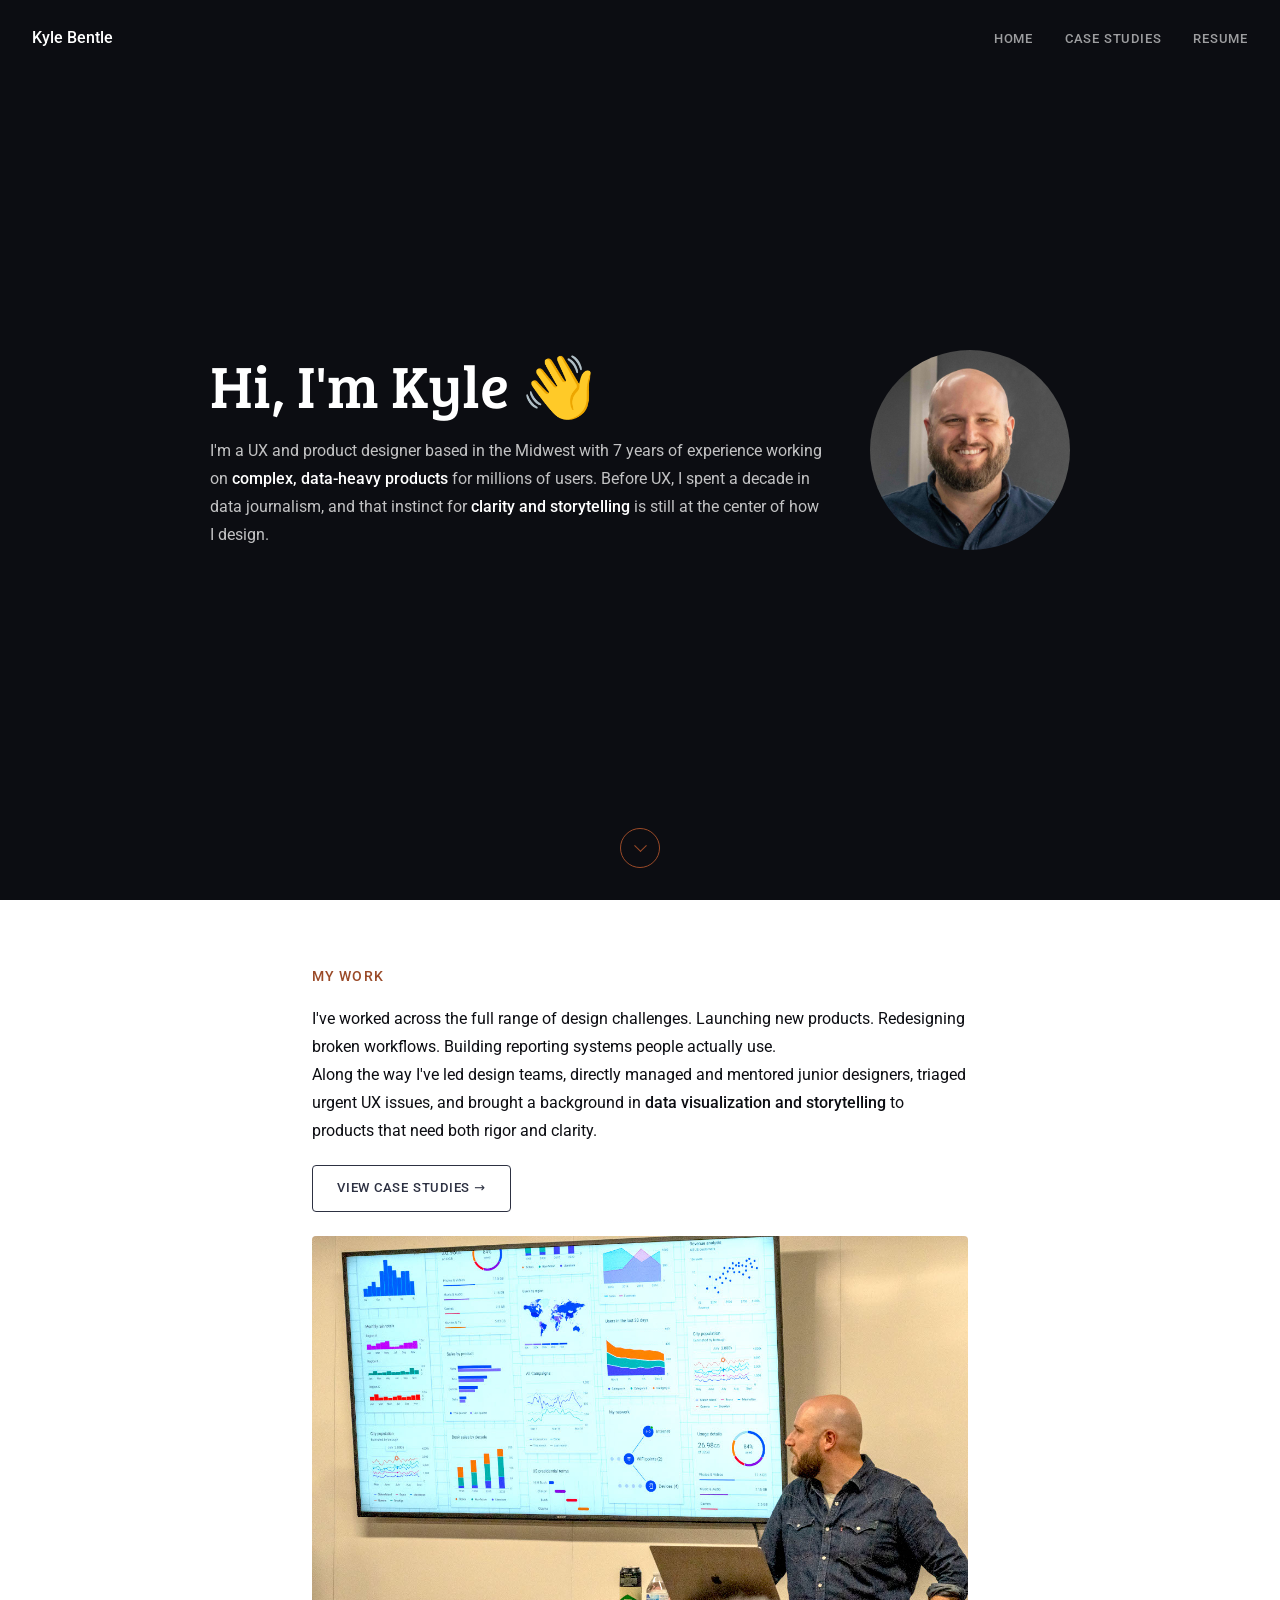
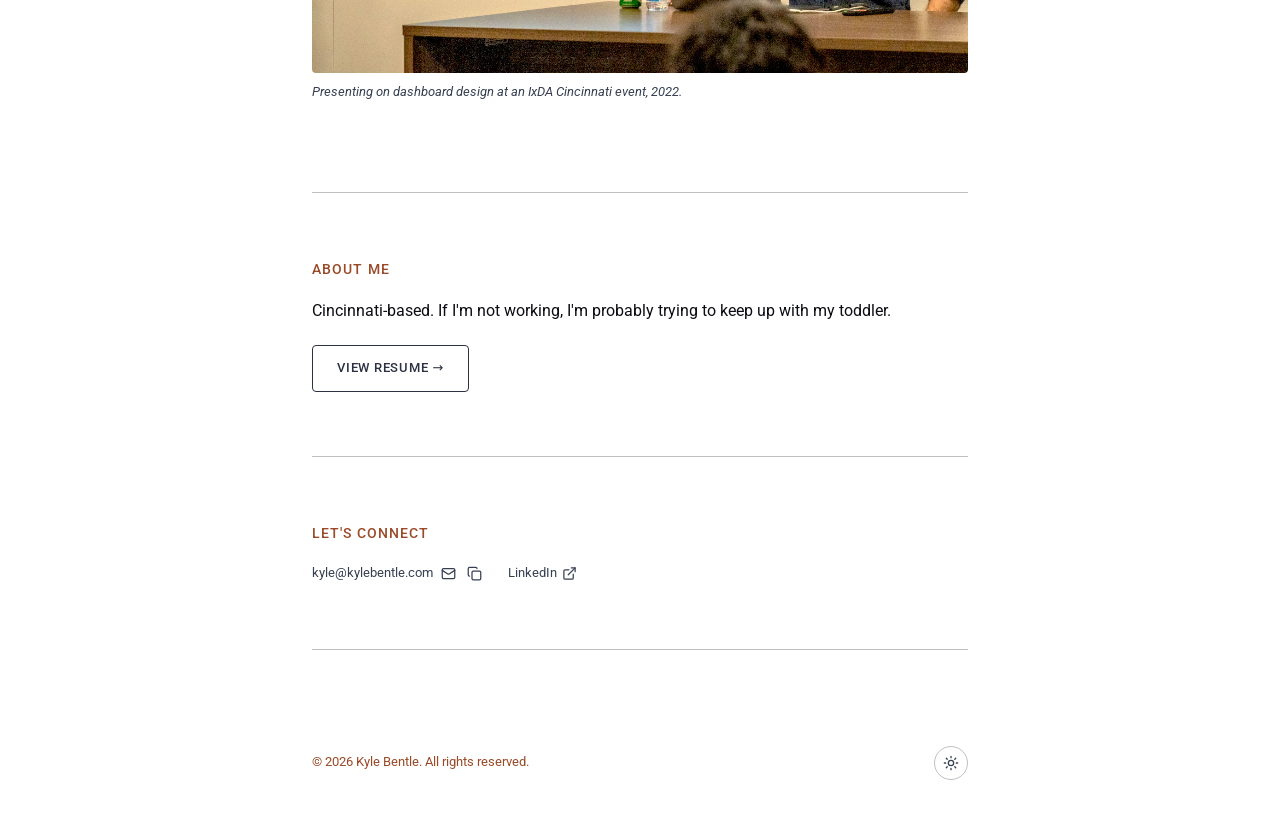
<file: index.html>
<!DOCTYPE html>
<html lang="en">
<head>
  <!-- Google tag (gtag.js) -->
  <script async src="https://www.googletagmanager.com/gtag/js?id=G-E7SZZ36WZQ"></script>
  <script>
    window.dataLayer = window.dataLayer || [];
    function gtag(){dataLayer.push(arguments);}
    gtag('js', new Date());

    gtag('config', 'G-E7SZZ36WZQ');
  </script>
  <meta charset="UTF-8" />
  <script>
    // Applies a saved dark/light choice before the page paints, so there's no flash of the wrong color
    (function () {
      var t = localStorage.getItem('theme');
      if (t) document.documentElement.setAttribute('data-theme', t);
    })();
  </script>
  <meta name="viewport" content="width=device-width, initial-scale=1.0" />
  <meta name="description" content="UX and product designer with 7+ years of experience on complex, data-heavy products for millions of users. Based in the Midwest. Previously: A decade of data journalism." />
  <title>Kyle Bentle / UX Designer</title>
  <link rel="preconnect" href="https://fonts.googleapis.com">
  <link rel="preconnect" href="https://fonts.gstatic.com" crossorigin>
  <link href="https://fonts.googleapis.com/css2?family=Bree+Serif&family=Roboto:ital,wght@0,400;0,500;0,700;1,400&display=swap" rel="stylesheet">
  <link rel="stylesheet" href="css/style.css" />
  <link rel="icon" type="image/png" href="/favicon-96x96.png" sizes="96x96" />
  <link rel="icon" type="image/svg+xml" href="/favicon.svg" />
  <link rel="shortcut icon" href="/favicon.ico" />
  <link rel="apple-touch-icon" sizes="180x180" href="/apple-touch-icon.png" />
  <link rel="manifest" href="/site.webmanifest" />
</head>
<body class="page-home">
  <a href="#main-content" class="skip-link">Skip to main content</a>

  <!-- NAV -->
  <nav class="nav">
    <a href="/" class="nav__brand">Kyle Bentle</a>
    <ul class="nav__links">
      <li><a href="/" class="nav__link nav__link--active">Home</a></li>
      <li><a href="/case-studies/" class="nav__link">Case Studies</a></li>
      <li><a href="/resume.html" class="nav__link">Resume</a></li>
    </ul>
  </nav>

  <!-- MAIN CONTENT -->
  <main id="main-content">

    <!-- FULL-BLEED HERO -->
    <section class="home-hero">
      <div class="home-hero__inner">
        <div class="home-hero__text">
          <h1 class="hero__title">Hi, I'm Kyle <span aria-hidden="true">👋</span></h1>
          <p class="hero__body">
            I'm a UX and product designer based in the Midwest with 7 years of experience working on
            <strong>complex, data-heavy products</strong> for millions of users. Before UX, I spent a decade in data journalism,
            and that instinct for <strong>clarity and storytelling</strong> is still at the center of how I design.
          </p>
        </div>
        <img src="images/Kyle-Bentle-mug.jpg" alt="Portrait of Kyle Bentle" class="home-hero__photo">
      </div>
      <div class="scroll-hint">
        <div class="scroll-hint__circle">
          <div class="scroll-hint__chevron"></div>
        </div>
      </div>
    </section>

    <!-- NARROW CONTENT: sections below the hero -->
    <div class="page-wrap">

    <!-- MY WORK -->
    <div class="section">
      <h2 class="section__label">My Work</h2>
      <p class="section__body">
        I've worked across the full range of design challenges. Launching new products. Redesigning broken workflows. Building reporting systems people actually use.
        </p>
        <p class="section__body">
        Along the way I've led design teams, directly managed and mentored junior designers, triaged urgent UX issues, and brought a background in
        <strong>data visualization and storytelling</strong> to products that need both rigor and clarity.
      </p>
      <a href="/case-studies/" class="btn--secondary">View case studies →</a>
      <figure class="cs-figure">
        <img src="images/kyle-ixda.jpg" alt="Kyle Bentle presenting on stage at an IxDA event" class="cs-figure__img">
        <figcaption class="cs-caption">Presenting on dashboard design at an IxDA Cincinnati event, 2022.</figcaption>
      </figure>
    </div>

    <!-- RESUME -->
    <div class="section">
      <h2 class="section__label">About Me</h2>
      <p class="section__body">
        Cincinnati-based. If I'm not working, I'm probably trying to keep up with my toddler.
      </p>
      <a href="resume.html" class="btn--secondary">View resume →</a>
      </div>

    <div class="section">
      <h2 class="section__label contact-label">Let's Connect</h2>
      <div class="contact-links">
        <div class="email-action">
          <span class="email-action__address">kyle@kylebentle.com</span>
          <a href="&#109;&#97;&#105;&#108;&#116;&#111;&#58;&#107;&#121;&#108;&#101;&#64;&#107;&#121;&#108;&#101;&#98;&#101;&#110;&#116;&#108;&#101;&#46;&#99;&#111;&#109;" class="email-action__btn" aria-label="Open in mail app" title="Open in mail app">
            <svg xmlns="http://www.w3.org/2000/svg" width="15" height="15" viewBox="0 0 24 24" fill="none" stroke="currentColor" stroke-width="2" stroke-linecap="round" stroke-linejoin="round" aria-hidden="true"><rect x="2" y="4" width="20" height="16" rx="2"/><path d="m22 7-8.97 5.7a1.94 1.94 0 0 1-2.06 0L2 7"/></svg>
          </a>
          <button class="email-action__btn" onclick="copyEmail(this)" aria-label="Copy email address" title="Copy email address">
            <svg xmlns="http://www.w3.org/2000/svg" width="15" height="15" viewBox="0 0 24 24" fill="none" stroke="currentColor" stroke-width="2" stroke-linecap="round" stroke-linejoin="round" aria-hidden="true"><rect width="14" height="14" x="8" y="8" rx="2" ry="2"/><path d="M4 16c-1.1 0-2-.9-2-2V4c0-1.1.9-2 2-2h10c1.1 0 2 .9 2 2"/></svg>
          </button>
        </div>
        <a href="https://www.linkedin.com/in/kyle-bentle" class="contact-link" target="_blank" rel="noopener noreferrer" aria-label="LinkedIn profile (opens in new tab)">LinkedIn <svg xmlns="http://www.w3.org/2000/svg" width="15" height="15" viewBox="0 0 24 24" fill="none" stroke="currentColor" stroke-width="2" stroke-linecap="round" stroke-linejoin="round" aria-hidden="true"><path d="M15 3h6v6"/><path d="M10 14 21 3"/><path d="M18 13v6a2 2 0 0 1-2 2H5a2 2 0 0 1-2-2V8a2 2 0 0 1 2-2h6"/></svg></a>
        
      </div>
    </div>

    </div><!-- /page-wrap -->

  </main>

  <!-- FOOTER -->
  <footer class="page-wrap">
    <div class="footer">
      <p class="footer__text">© 2026 Kyle Bentle. All rights reserved.</p>
      <button type="button" class="theme-toggle" aria-pressed="false" aria-label="Toggle dark mode" title="Toggle dark mode">
        <svg class="theme-toggle__icon theme-toggle__icon--sun" xmlns="http://www.w3.org/2000/svg" viewBox="0 0 24 24" fill="none" stroke="currentColor" stroke-width="2" stroke-linecap="round" stroke-linejoin="round" aria-hidden="true"><circle cx="12" cy="12" r="4"/><path d="M12 2v2M12 20v2M4.93 4.93l1.41 1.41M17.66 17.66l1.41 1.41M2 12h2M20 12h2M6.34 17.66l-1.41 1.41M19.07 4.93l-1.41 1.41"/></svg>
        <svg class="theme-toggle__icon theme-toggle__icon--moon" xmlns="http://www.w3.org/2000/svg" viewBox="0 0 24 24" fill="none" stroke="currentColor" stroke-width="2" stroke-linecap="round" stroke-linejoin="round" aria-hidden="true"><path d="M21 12.79A9 9 0 1 1 11.21 3 7 7 0 0 0 21 12.79Z"/></svg>
      </button>
    </div>
  </footer>

  <script>
    function copyEmail(btn) {
      navigator.clipboard.writeText('kyle@kylebentle.com').then(function () {
        var prev = btn.innerHTML;
        btn.innerHTML = '<svg xmlns="http://www.w3.org/2000/svg" width="15" height="15" viewBox="0 0 24 24" fill="none" stroke="currentColor" stroke-width="2" stroke-linecap="round" stroke-linejoin="round" aria-hidden="true"><path d="M20 6 9 17l-5-5"/></svg>';
        setTimeout(function () { btn.innerHTML = prev; }, 2000);
      });
    }
  </script>
  <script src="/js/theme.js"></script>
</body>
</html>
</file>
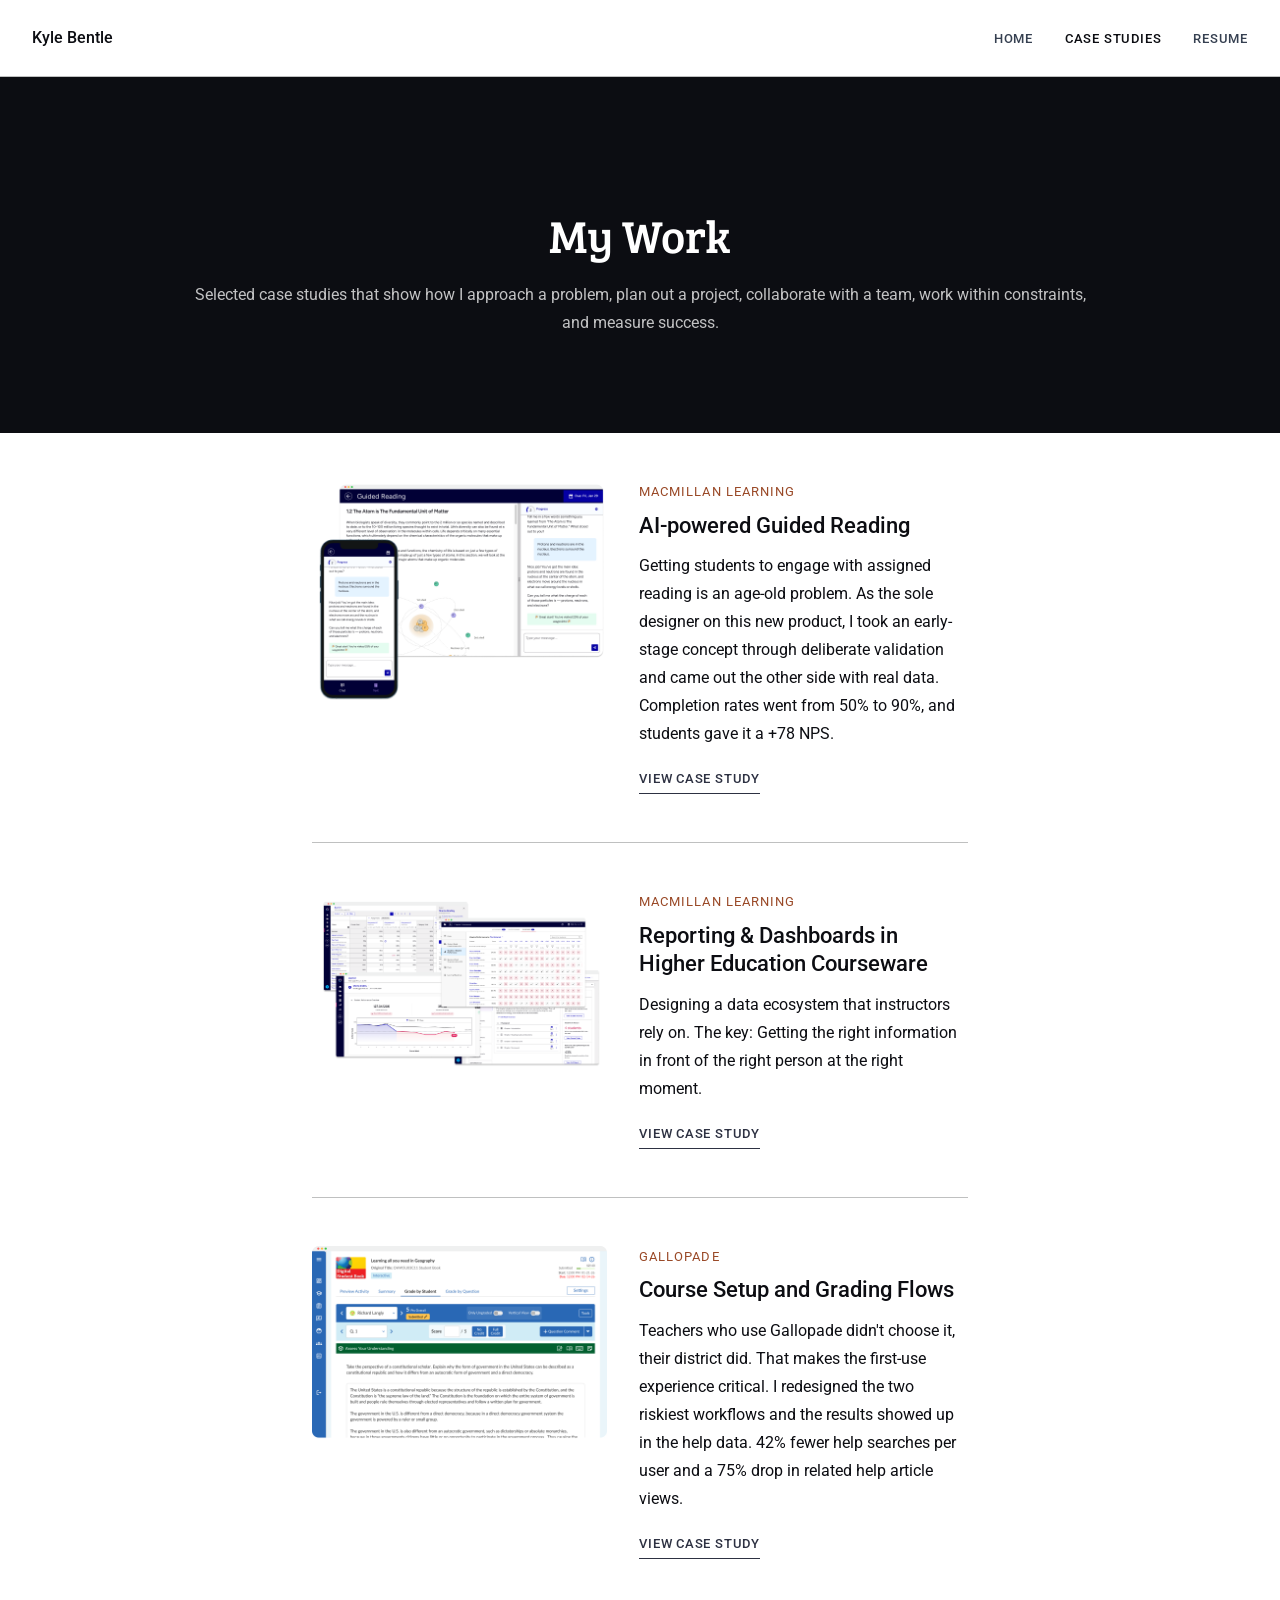
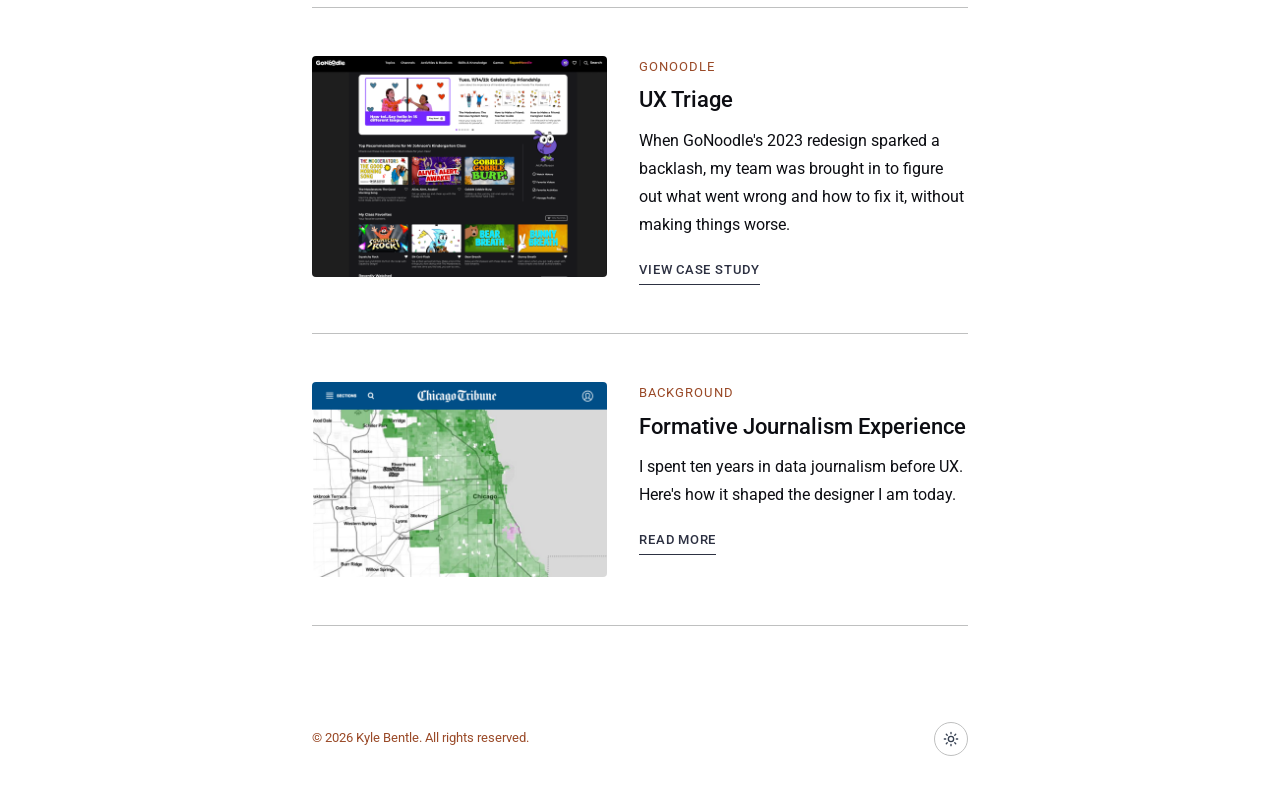
<file: case-studies/index.html>
<!DOCTYPE html>
<html lang="en">
<head>
  <!-- Google tag (gtag.js) -->
  <script async src="https://www.googletagmanager.com/gtag/js?id=G-E7SZZ36WZQ"></script>
  <script>
    window.dataLayer = window.dataLayer || [];
    function gtag(){dataLayer.push(arguments);}
    gtag('js', new Date());

    gtag('config', 'G-E7SZZ36WZQ');
  </script>
  <meta charset="UTF-8" />
  <script>
    // Applies a saved dark/light choice before the page paints, so there's no flash of the wrong color
    (function () {
      var t = localStorage.getItem('theme');
      if (t) document.documentElement.setAttribute('data-theme', t);
    })();
  </script>
  <meta name="viewport" content="width=device-width, initial-scale=1.0" />
  <meta name="description" content="Selected UX case studies from Kyle Bentle, covering product discovery, dashboard design, workflow redesign, and measuring success." />
  <meta name="robots" content="noindex" />
  <title>Work / Kyle Bentle</title>
  <link rel="preconnect" href="https://fonts.googleapis.com">
  <link rel="preconnect" href="https://fonts.gstatic.com" crossorigin>
  <link href="https://fonts.googleapis.com/css2?family=Bree+Serif&family=Roboto:ital,wght@0,400;0,500;0,700;1,400&display=swap" rel="stylesheet">
  <link rel="stylesheet" href="../css/style.css" />
  <link rel="icon" type="image/png" href="/favicon-96x96.png" sizes="96x96" />
  <link rel="icon" type="image/svg+xml" href="/favicon.svg" />
  <link rel="shortcut icon" href="/favicon.ico" />
  <link rel="apple-touch-icon" sizes="180x180" href="/apple-touch-icon.png" />
  <link rel="manifest" href="/site.webmanifest" />
</head>
<body>
  <a href="#main-content" class="skip-link">Skip to main content</a>

  <!-- NAV -->
  <nav class="nav">
    <a href="/" class="nav__brand">Kyle Bentle</a>
    <ul class="nav__links">
      <li><a href="/" class="nav__link">Home</a></li>
      <li><a href="/case-studies/" class="nav__link nav__link--active">Case Studies</a></li>
      <li><a href="/resume.html" class="nav__link">Resume</a></li>
    </ul>
  </nav>

  <!-- MAIN CONTENT -->
  <main id="main-content">

      <!-- HERO BAND -->
      <div class="cs-hero-band cs-hero-band--dark">
        <div class="cs-wide-wrap">
          <div class="hero">
            <h1 class="hero__title">My Work</h1>
            <p class="hero__body">
              Selected case studies that show how I approach a problem, plan out a project, collaborate with a team, work within constraints, and measure success.
            </p>
          </div>
        </div>
      </div>

      <!-- Case study cards go here -->
      <div class="page-wrap">
      <!-- Card: Guided Reading -->
      <article class="case-study-card">
        <div class="case-study-card__image">
          <img src="guided-reading/images/guided-reading-thumb.png" alt="Guided Reading case study thumbnail" class="case-study-card__thumb" />
        </div>
        <div class="case-study-card__body">
          <p class="case-study-card__label">Macmillan Learning</p>
          <h2 class="case-study-card__title"><a href="/case-studies/guided-reading/">AI-powered Guided Reading</a></h2>
          <p class="case-study-card__desc">
            Getting students to engage with assigned reading is an age-old problem. As the sole designer on this new product, I took an early-stage concept through deliberate validation and came out the other side with real data. Completion rates went from 50% to 90%, and students gave it a +78 NPS.
          </p>
          <a href="/case-studies/guided-reading/" class="cta-link" aria-label="View Guided Reading case study">View case study</a>
        </div>
      </article>

      <!-- Card: Achieve Reporting & Dashboards -->
      <article class="case-study-card">
        <div class="case-study-card__image">
          <img src="achieve/images/reporting-thumb.png" alt="Achieve reporting case study thumbnail" class="case-study-card__thumb" />
        </div>
        <div class="case-study-card__body">
          <p class="case-study-card__label">Macmillan Learning</p>
          <h2 class="case-study-card__title"><a href="/case-studies/achieve/">Reporting & Dashboards in Higher Education Courseware</a></h2>
          <p class="case-study-card__desc">
            Designing a data ecosystem that instructors rely on. The key: Getting the right information in front of the right person at the right moment.
          </p>
          <a href="/case-studies/achieve/" class="cta-link" aria-label="View Achieve Reporting and Dashboards case study">View case study</a>
        </div>
      </article>

      <!-- Card: Gallopade -->
      <article class="case-study-card">
        <div class="case-study-card__image">
          <img src="gallopade/images/GO-thumb.png" alt="Gallopade case study thumbnail" class="case-study-card__thumb" />
        </div>
        <div class="case-study-card__body">
          <p class="case-study-card__label">Gallopade</p>
          <h2 class="case-study-card__title"><a href="/case-studies/gallopade/">Course Setup and Grading Flows</a></h2>
          <p class="case-study-card__desc">
            Teachers who use Gallopade didn't choose it, their district did. That makes the first-use experience critical. I redesigned the two riskiest workflows and the results showed up in the help data. 42% fewer help searches per user and a 75% drop in related help article views.
          </p>
          <a href="/case-studies/gallopade/" class="cta-link" aria-label="View Gallopade case study">View case study</a>
        </div>
      </article>

      <!-- Card: GoNoodle -->
      <article class="case-study-card">
        <div class="case-study-card__image">
          <img src="gonoodle/images/gn-thumb.png" alt="GoNoodle case study thumbnail" class="case-study-card__thumb" />
        </div>
        <div class="case-study-card__body">
          <p class="case-study-card__label">GoNoodle</p>
          <h2 class="case-study-card__title"><a href="/case-studies/gonoodle/">UX Triage</a></h2>
          <p class="case-study-card__desc">
            When GoNoodle's 2023 redesign sparked a backlash, my team was brought in to figure out what went wrong and how to fix it, without making things worse.
          </p>
          <a href="/case-studies/gonoodle/" class="cta-link" aria-label="View GoNoodle case study">View case study</a>
        </div>
      </article>

      <!-- Card: Journalism -->
      <article class="case-study-card">
        <div class="case-study-card__image">
          <img src="journalism/images/journalism-thumb.png" alt="Journalism case study thumbnail" class="case-study-card__thumb" />
        </div>
        <div class="case-study-card__body">
          <p class="case-study-card__label">Background</p>
          <h2 class="case-study-card__title"><a href="/case-studies/journalism/">Formative Journalism Experience</a></h2>
          <p class="case-study-card__desc">
            I spent ten years in data journalism before UX. Here's how it shaped the designer I am today.
          </p>
          <a href="/case-studies/journalism/" class="cta-link" aria-label="Read more about Formative Journalism Experience">Read more</a>
        </div>
      </article>

      </div><!-- /.page-wrap -->

  </main>

  <!-- FOOTER -->
  <footer class="page-wrap">
    <div class="footer">
      <p class="footer__text">© 2026 Kyle Bentle. All rights reserved.</p>
      <button type="button" class="theme-toggle" aria-pressed="false" aria-label="Toggle dark mode" title="Toggle dark mode">
        <svg class="theme-toggle__icon theme-toggle__icon--sun" xmlns="http://www.w3.org/2000/svg" viewBox="0 0 24 24" fill="none" stroke="currentColor" stroke-width="2" stroke-linecap="round" stroke-linejoin="round" aria-hidden="true"><circle cx="12" cy="12" r="4"/><path d="M12 2v2M12 20v2M4.93 4.93l1.41 1.41M17.66 17.66l1.41 1.41M2 12h2M20 12h2M6.34 17.66l-1.41 1.41M19.07 4.93l-1.41 1.41"/></svg>
        <svg class="theme-toggle__icon theme-toggle__icon--moon" xmlns="http://www.w3.org/2000/svg" viewBox="0 0 24 24" fill="none" stroke="currentColor" stroke-width="2" stroke-linecap="round" stroke-linejoin="round" aria-hidden="true"><path d="M21 12.79A9 9 0 1 1 11.21 3 7 7 0 0 0 21 12.79Z"/></svg>
      </button>
    </div>
  </footer>

  <script src="/js/theme.js"></script>
</body>
</html>
</file>
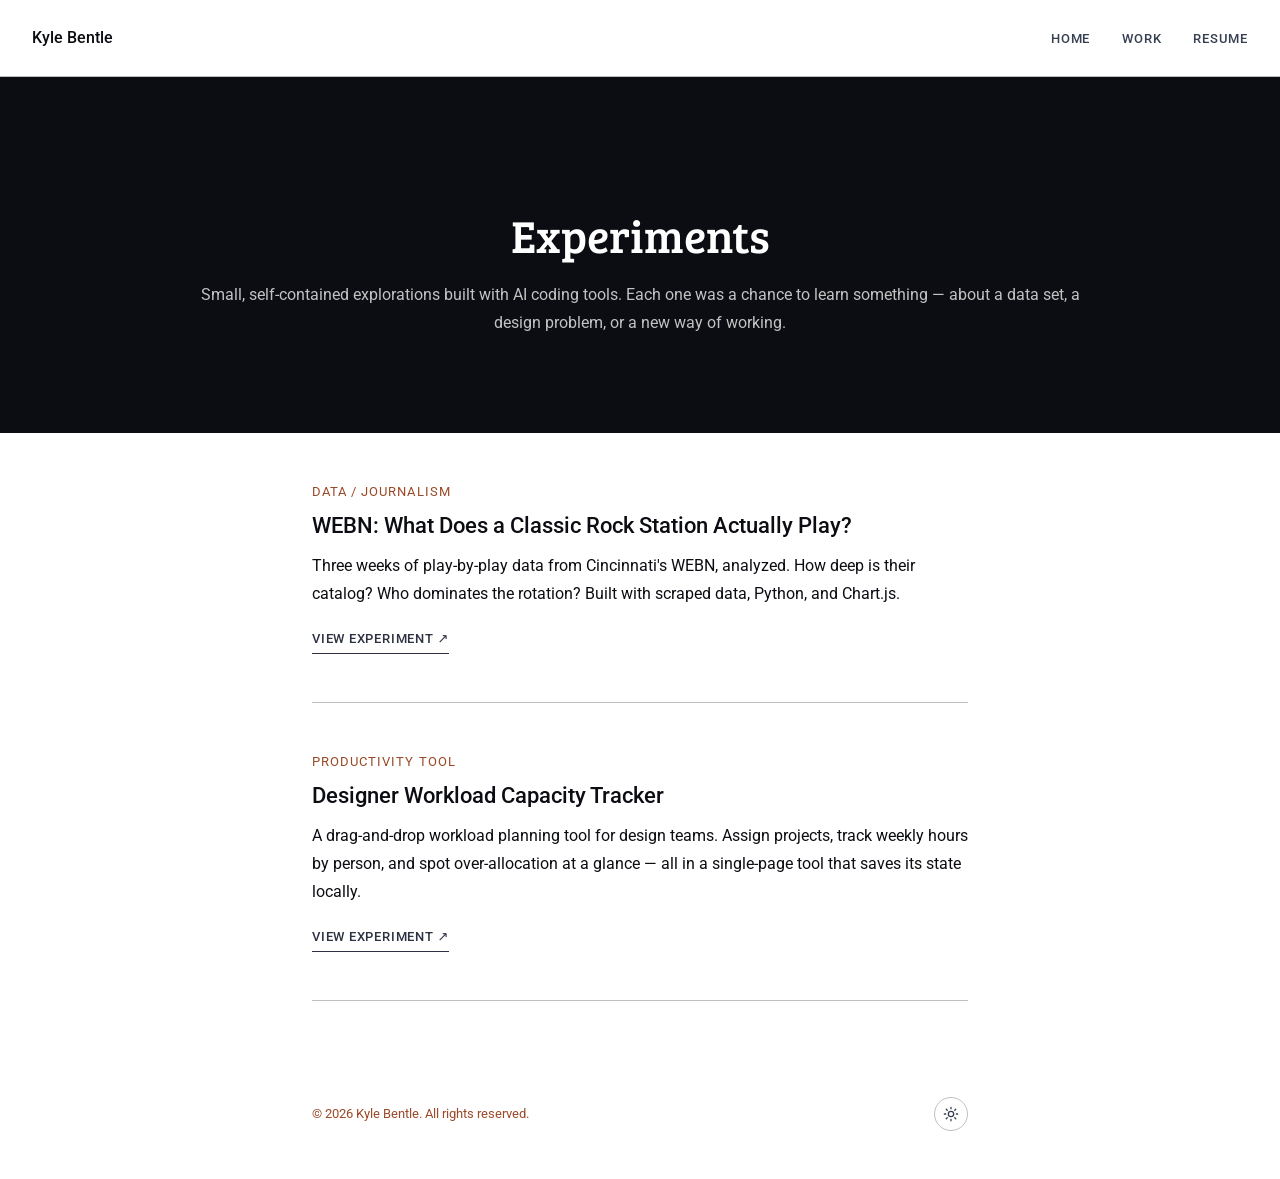
<file: experiments/index.html>
<!DOCTYPE html>
<html lang="en">
<head>
  <!-- Google tag (gtag.js) -->
  <script async src="https://www.googletagmanager.com/gtag/js?id=G-E7SZZ36WZQ"></script>
  <script>
    window.dataLayer = window.dataLayer || [];
    function gtag(){dataLayer.push(arguments);}
    gtag('js', new Date());
    gtag('config', 'G-E7SZZ36WZQ');
  </script>
  <meta charset="UTF-8" />
  <script>
    // Applies a saved dark/light choice before the page paints, so there's no flash of the wrong color
    (function () {
      var t = localStorage.getItem('theme');
      if (t) document.documentElement.setAttribute('data-theme', t);
    })();
  </script>
  <meta name="viewport" content="width=device-width, initial-scale=1.0" />
  <!-- This page is intentionally unlisted — not linked from the main site nav.
       noindex tells Google not to index it; nofollow tells it not to follow links. -->
  <meta name="robots" content="noindex, nofollow" />
  <title>Experiments / Kyle Bentle</title>
  <link rel="preconnect" href="https://fonts.googleapis.com">
  <link rel="preconnect" href="https://fonts.gstatic.com" crossorigin>
  <link href="https://fonts.googleapis.com/css2?family=Bree+Serif&family=Roboto:ital,wght@0,400;0,500;0,700;1,400&display=swap" rel="stylesheet">
  <link rel="stylesheet" href="../css/style.css" />
  <link rel="icon" type="image/png" href="/favicon-96x96.png" sizes="96x96" />
  <link rel="icon" type="image/svg+xml" href="/favicon.svg" />
  <link rel="shortcut icon" href="/favicon.ico" />
  <link rel="apple-touch-icon" sizes="180x180" href="/apple-touch-icon.png" />
  <link rel="manifest" href="/site.webmanifest" />
</head>
<body>
  <a href="#main-content" class="skip-link">Skip to main content</a>

  <!-- NAV — experiments isn't in the main nav yet, so no active state on any link -->
  <nav class="nav">
    <a href="/" class="nav__brand">Kyle Bentle</a>
    <ul class="nav__links">
      <li><a href="/" class="nav__link">Home</a></li>
      <li><a href="/case-studies/" class="nav__link">Work</a></li>
      <li><a href="/resume.html" class="nav__link">Resume</a></li>
    </ul>
  </nav>

  <main id="main-content">

    <!-- HERO -->
    <div class="cs-hero-band cs-hero-band--dark">
      <div class="cs-wide-wrap">
        <div class="hero">
          <h1 class="hero__title">Experiments</h1>
          <p class="hero__body">
            Small, self-contained explorations built with AI coding tools. Each one was a chance to learn something — about a data set, a design problem, or a new way of working.
          </p>
        </div>
      </div>
    </div>

    <div class="page-wrap">

      <!-- EXPERIMENT: WEBN -->
      <article class="case-study-card">
        <!-- Thumbnail hidden until a real screenshot is ready. To bring back the placeholder box, uncomment this block.
        <div class="case-study-card__image">
          To add a screenshot: replace this div with
               <img src="webn/thumb.png" alt="WEBN experiment screenshot" class="case-study-card__thumb">
          <div class="placeholder-thumb"></div>
        </div>
        -->
        <div class="case-study-card__body">
          <p class="case-study-card__label">Data / Journalism</p>
          <h2 class="case-study-card__title">
            <a href="/experiments/webn/" target="_blank" rel="noopener">WEBN: What Does a Classic Rock Station Actually Play?</a>
          </h2>
          <p class="case-study-card__desc">
            Three weeks of play-by-play data from Cincinnati's WEBN, analyzed. How deep is their catalog? Who dominates the rotation? Built with scraped data, Python, and Chart.js.
          </p>
          <a href="/experiments/webn/" class="cta-link" target="_blank" rel="noopener" aria-label="View WEBN experiment, opens in new tab">View experiment ↗</a>
        </div>
      </article>

      <!-- EXPERIMENT: Capacity Tracker -->
      <article class="case-study-card">
        <!-- Thumbnail hidden until a real screenshot is ready. To bring back the placeholder box, uncomment this block.
        <div class="case-study-card__image">
          To add a screenshot: replace this div with
               <img src="capacity-tracker/thumb.png" alt="Capacity Tracker screenshot" class="case-study-card__thumb">
          <div class="placeholder-thumb"></div>
        </div>
        -->
        <div class="case-study-card__body">
          <p class="case-study-card__label">Productivity Tool</p>
          <h2 class="case-study-card__title">
            <a href="/experiments/capacity-tracker/" target="_blank" rel="noopener">Designer Workload Capacity Tracker</a>
          </h2>
          <p class="case-study-card__desc">
            A drag-and-drop workload planning tool for design teams. Assign projects, track weekly hours by person, and spot over-allocation at a glance — all in a single-page tool that saves its state locally.
          </p>
          <a href="/experiments/capacity-tracker/" class="cta-link" target="_blank" rel="noopener" aria-label="View Capacity Tracker experiment, opens in new tab">View experiment ↗</a>
        </div>
      </article>

    </div><!-- /.page-wrap -->

  </main>

  <!-- FOOTER -->
  <footer class="page-wrap">
    <div class="footer">
      <p class="footer__text">© 2026 Kyle Bentle. All rights reserved.</p>
      <button type="button" class="theme-toggle" aria-pressed="false" aria-label="Toggle dark mode" title="Toggle dark mode">
        <svg class="theme-toggle__icon theme-toggle__icon--sun" xmlns="http://www.w3.org/2000/svg" viewBox="0 0 24 24" fill="none" stroke="currentColor" stroke-width="2" stroke-linecap="round" stroke-linejoin="round" aria-hidden="true"><circle cx="12" cy="12" r="4"/><path d="M12 2v2M12 20v2M4.93 4.93l1.41 1.41M17.66 17.66l1.41 1.41M2 12h2M20 12h2M6.34 17.66l-1.41 1.41M19.07 4.93l-1.41 1.41"/></svg>
        <svg class="theme-toggle__icon theme-toggle__icon--moon" xmlns="http://www.w3.org/2000/svg" viewBox="0 0 24 24" fill="none" stroke="currentColor" stroke-width="2" stroke-linecap="round" stroke-linejoin="round" aria-hidden="true"><path d="M21 12.79A9 9 0 1 1 11.21 3 7 7 0 0 0 21 12.79Z"/></svg>
      </button>
    </div>
  </footer>

  <script src="/js/theme.js"></script>
</body>
</html>
</file>
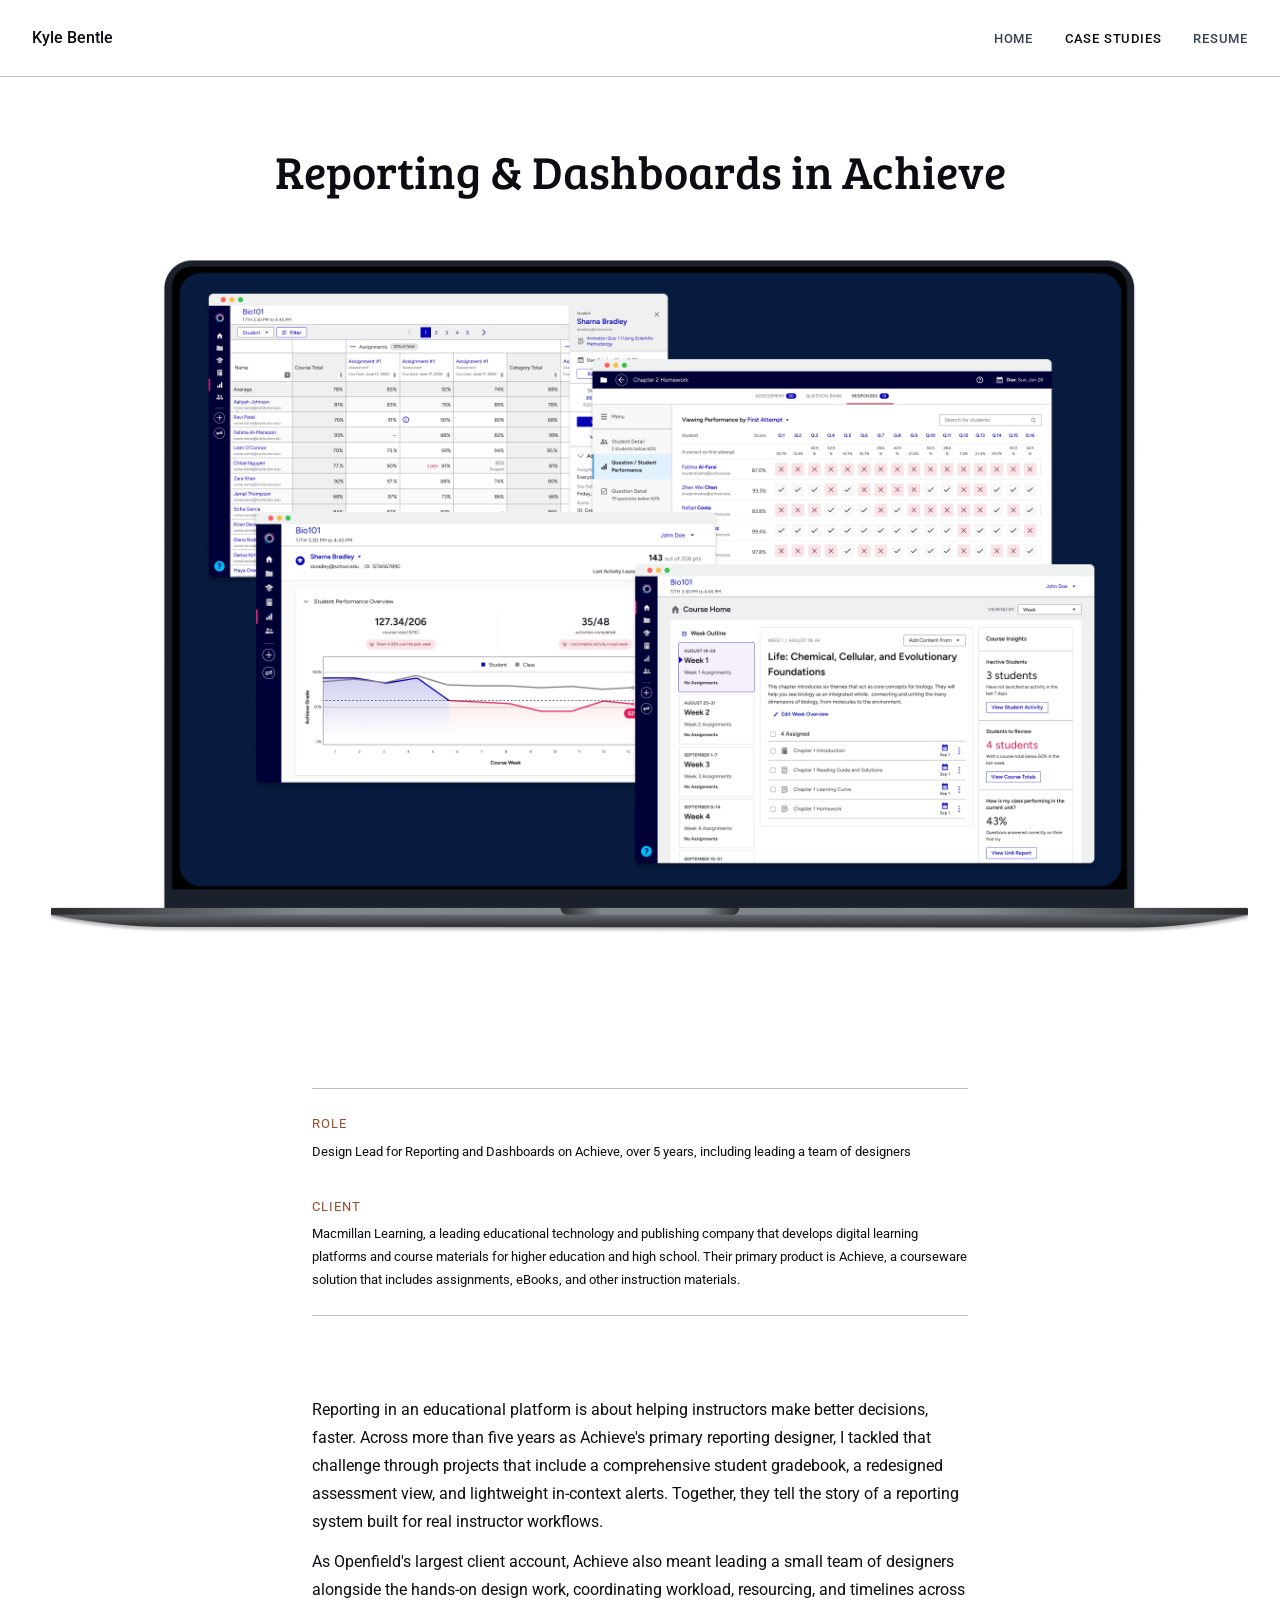
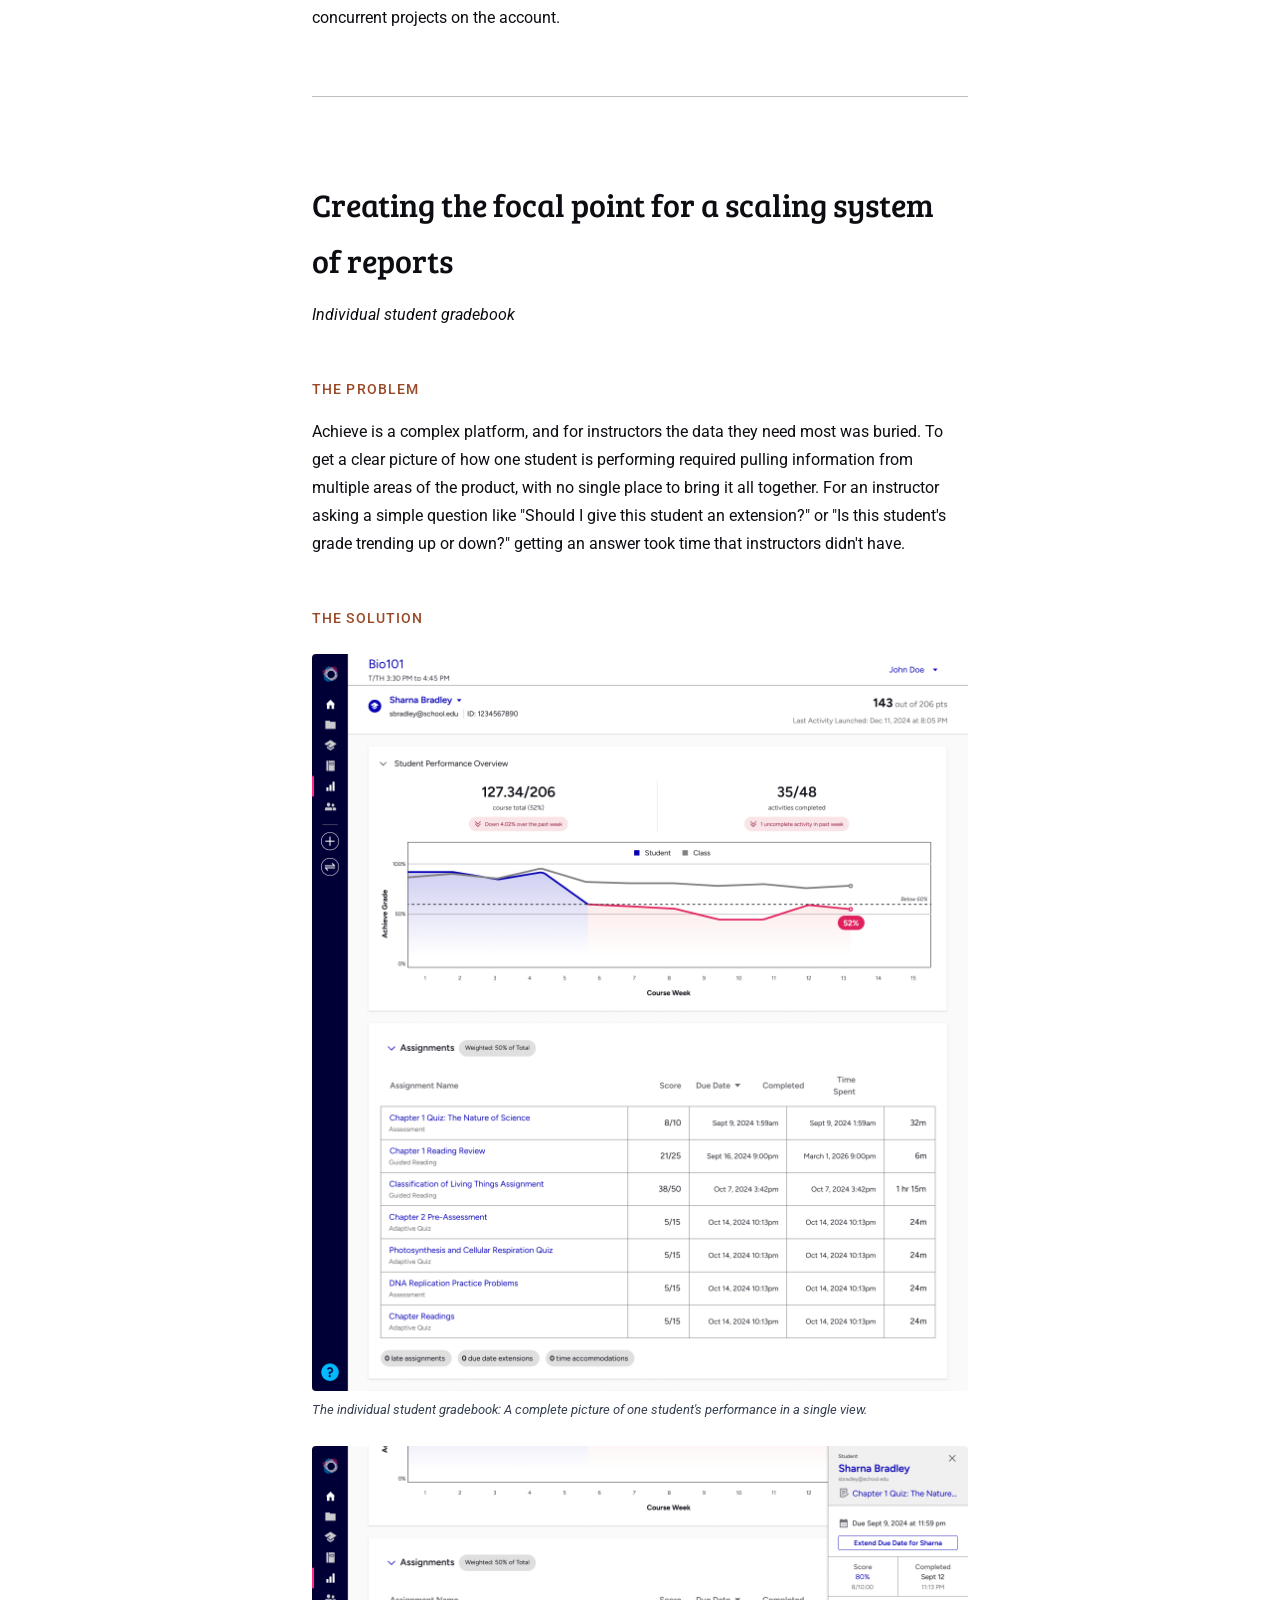
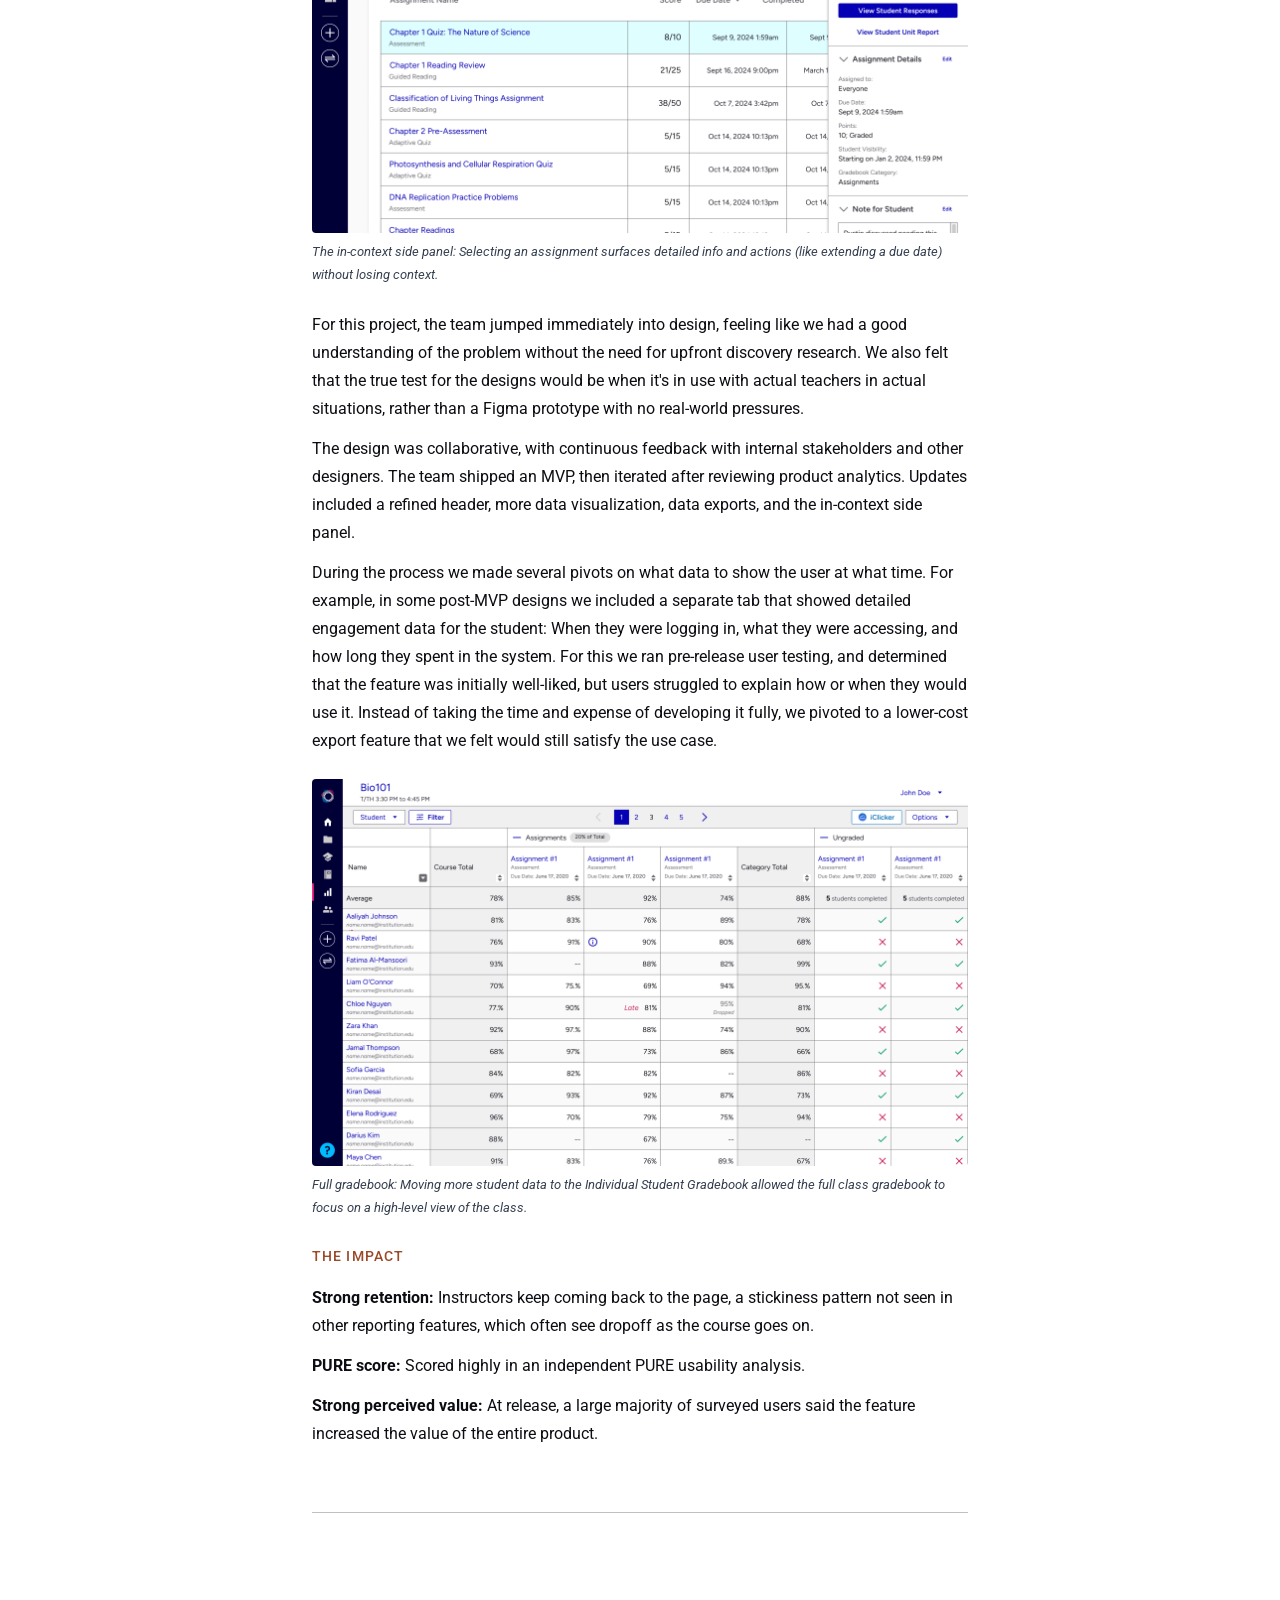
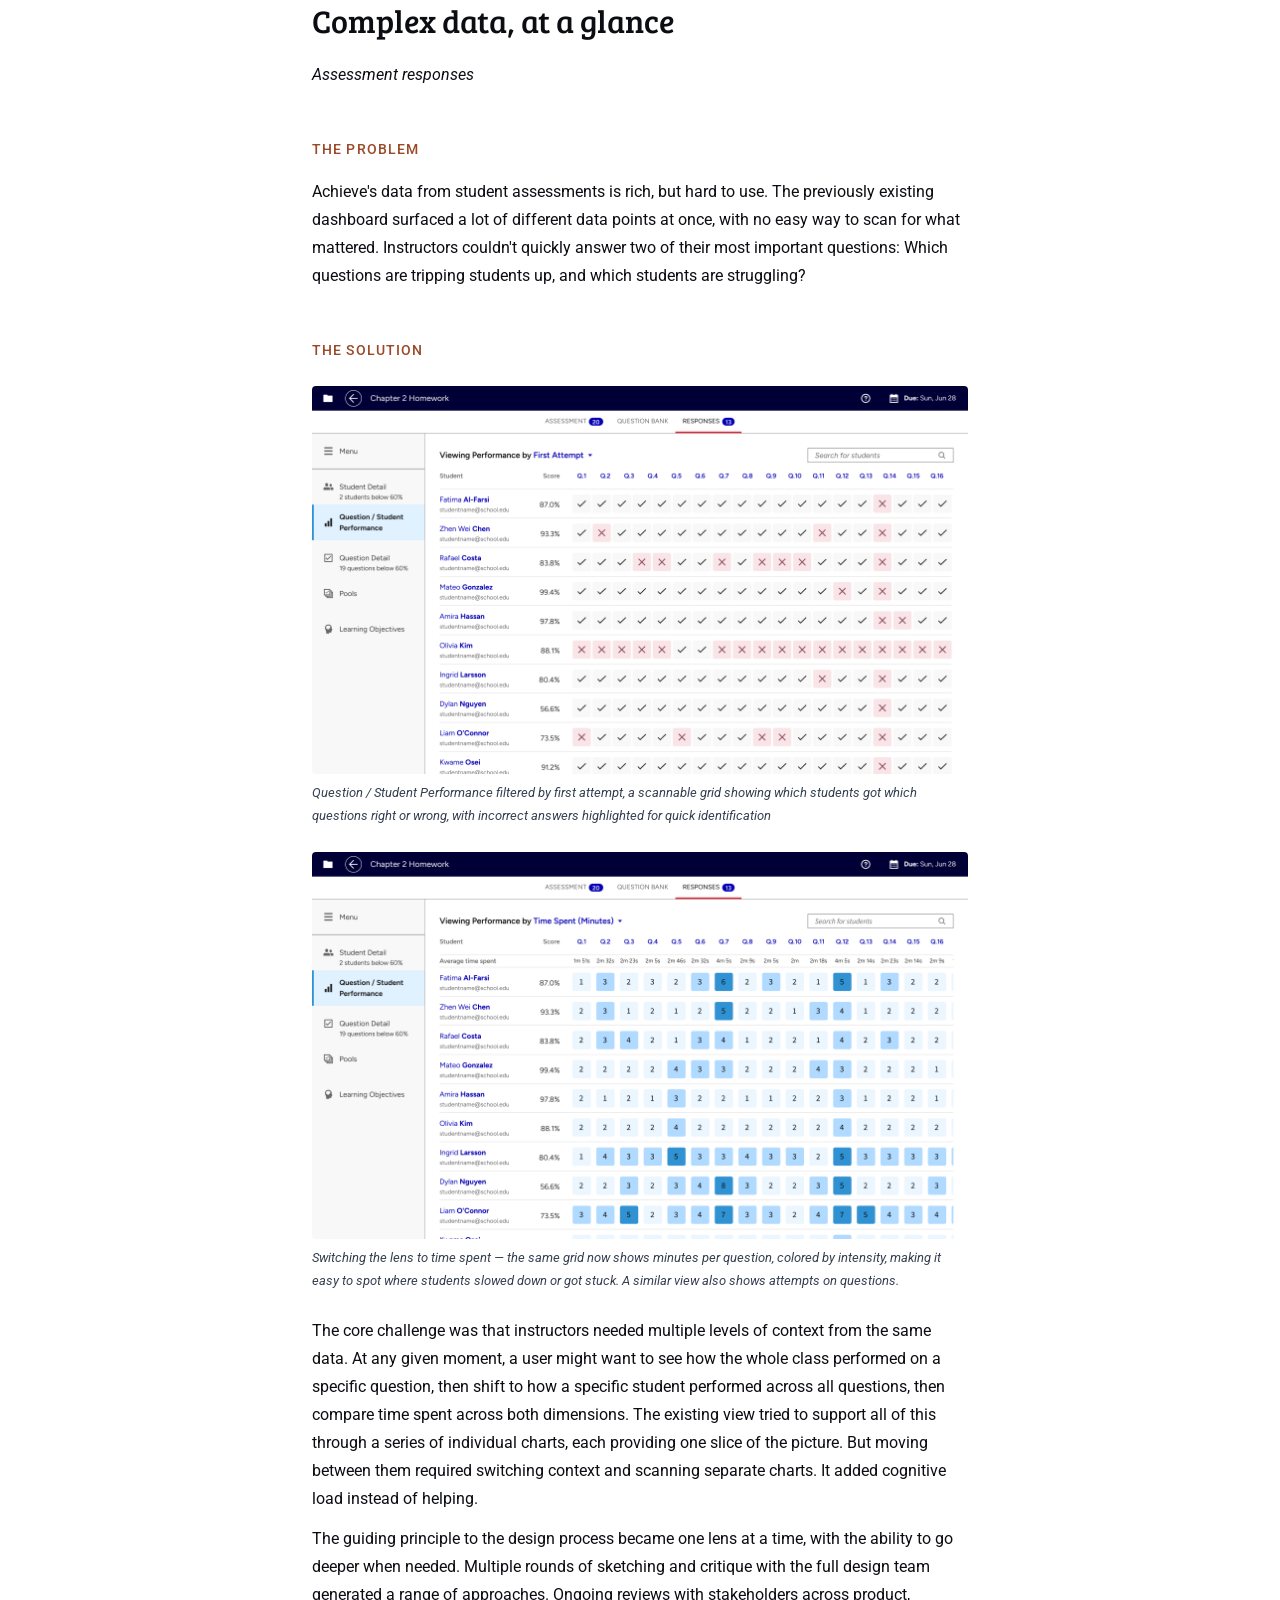
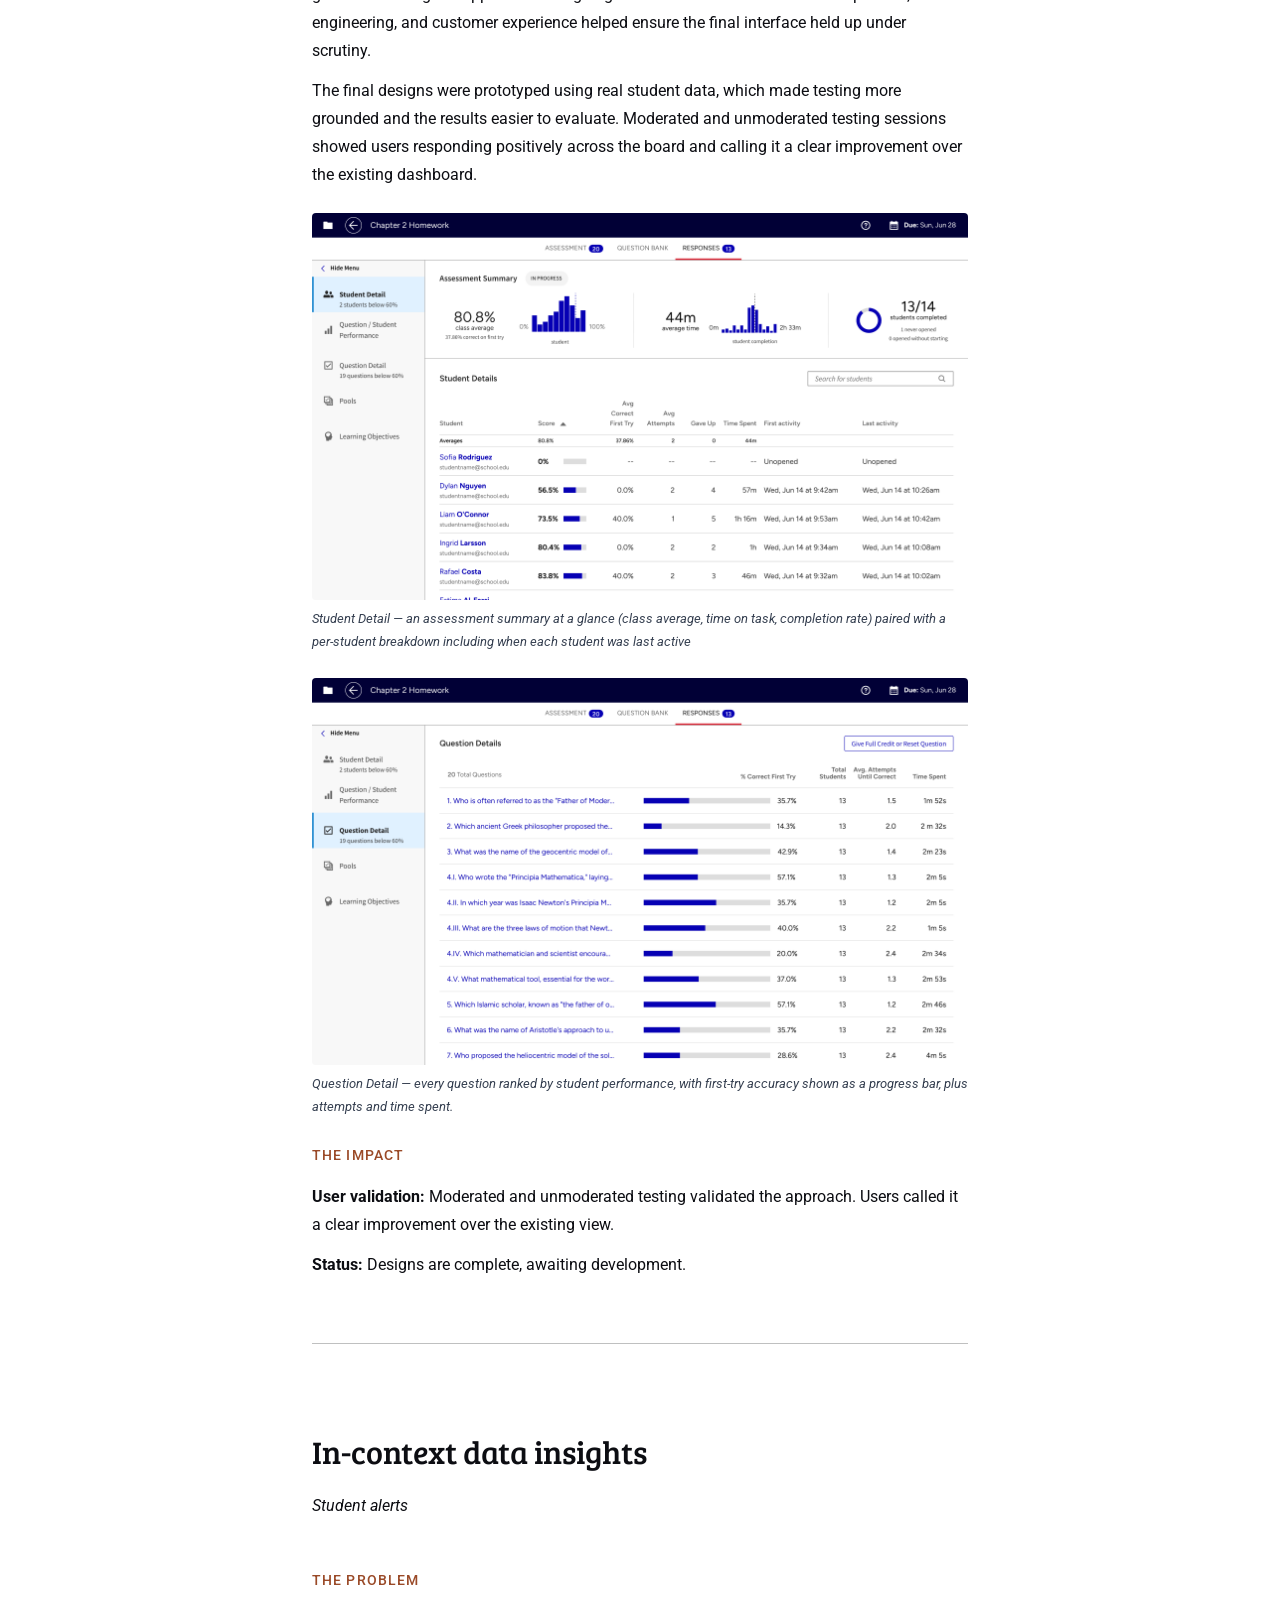
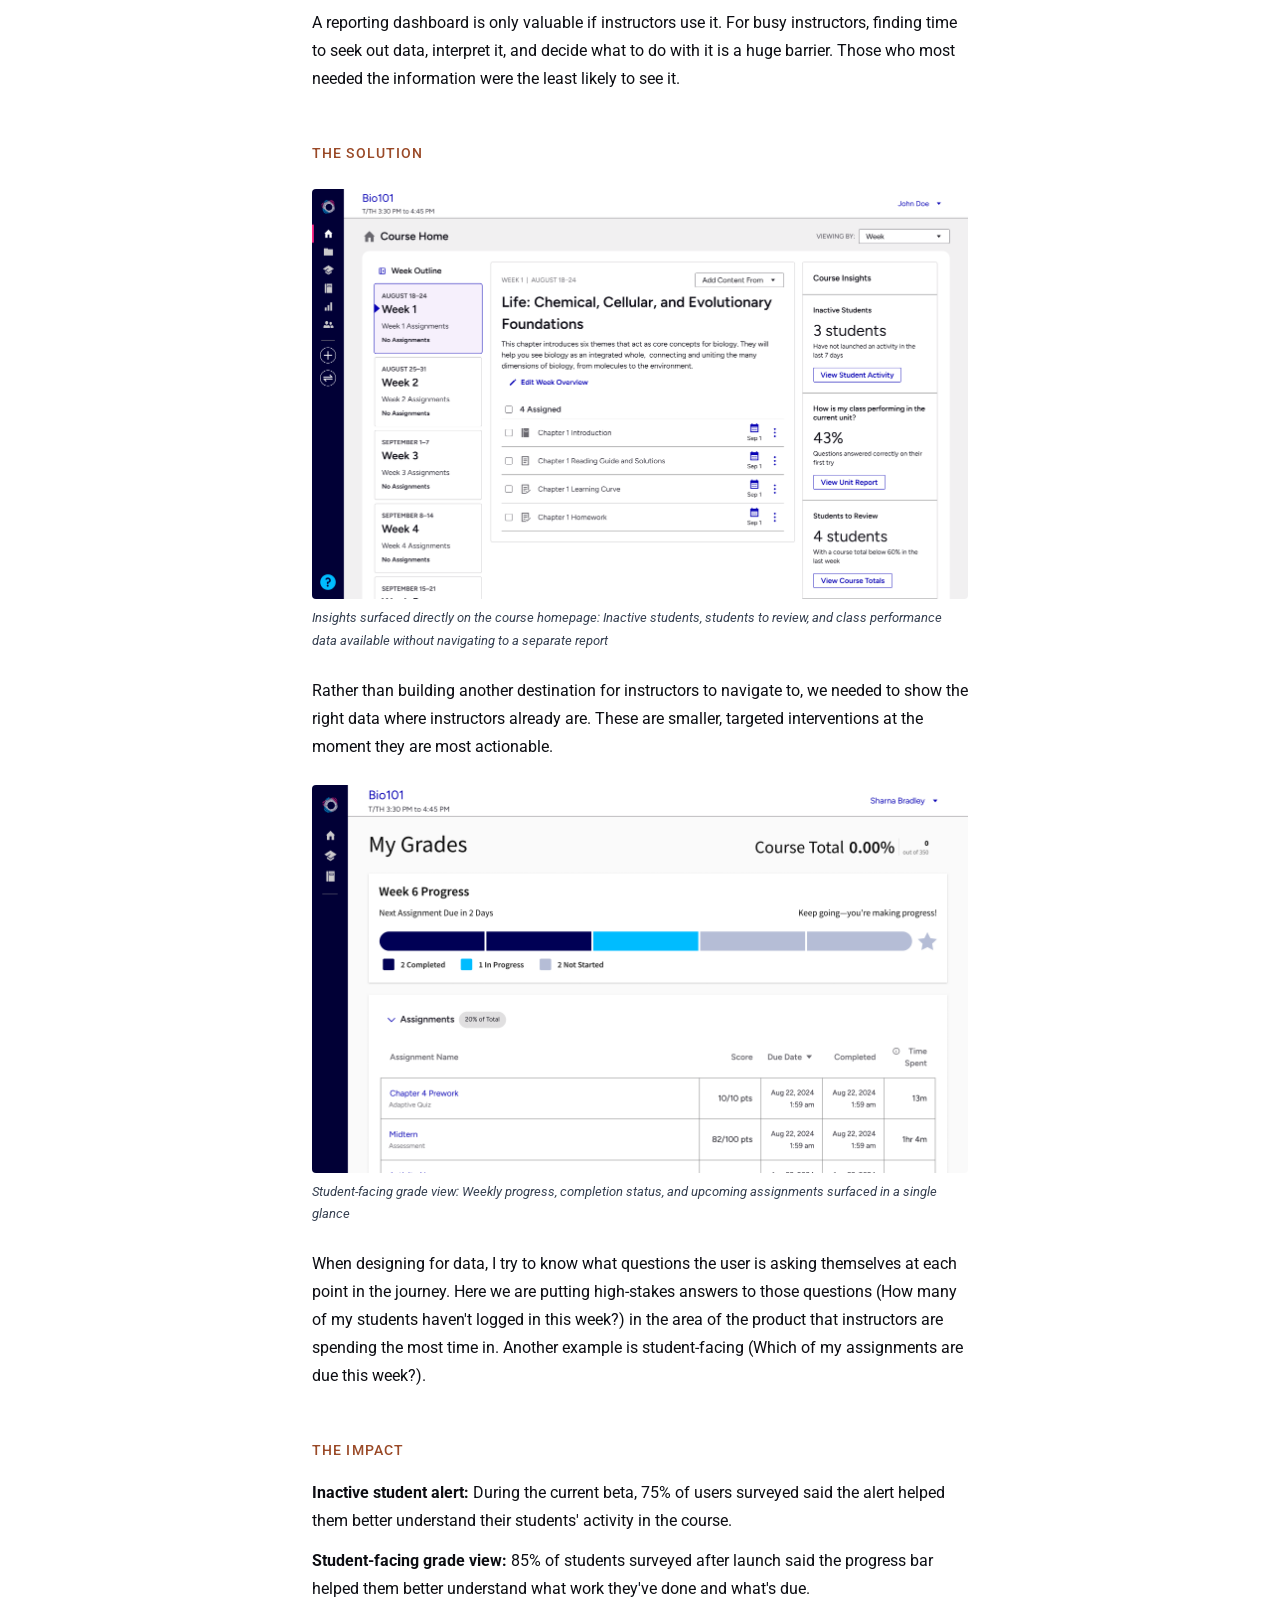
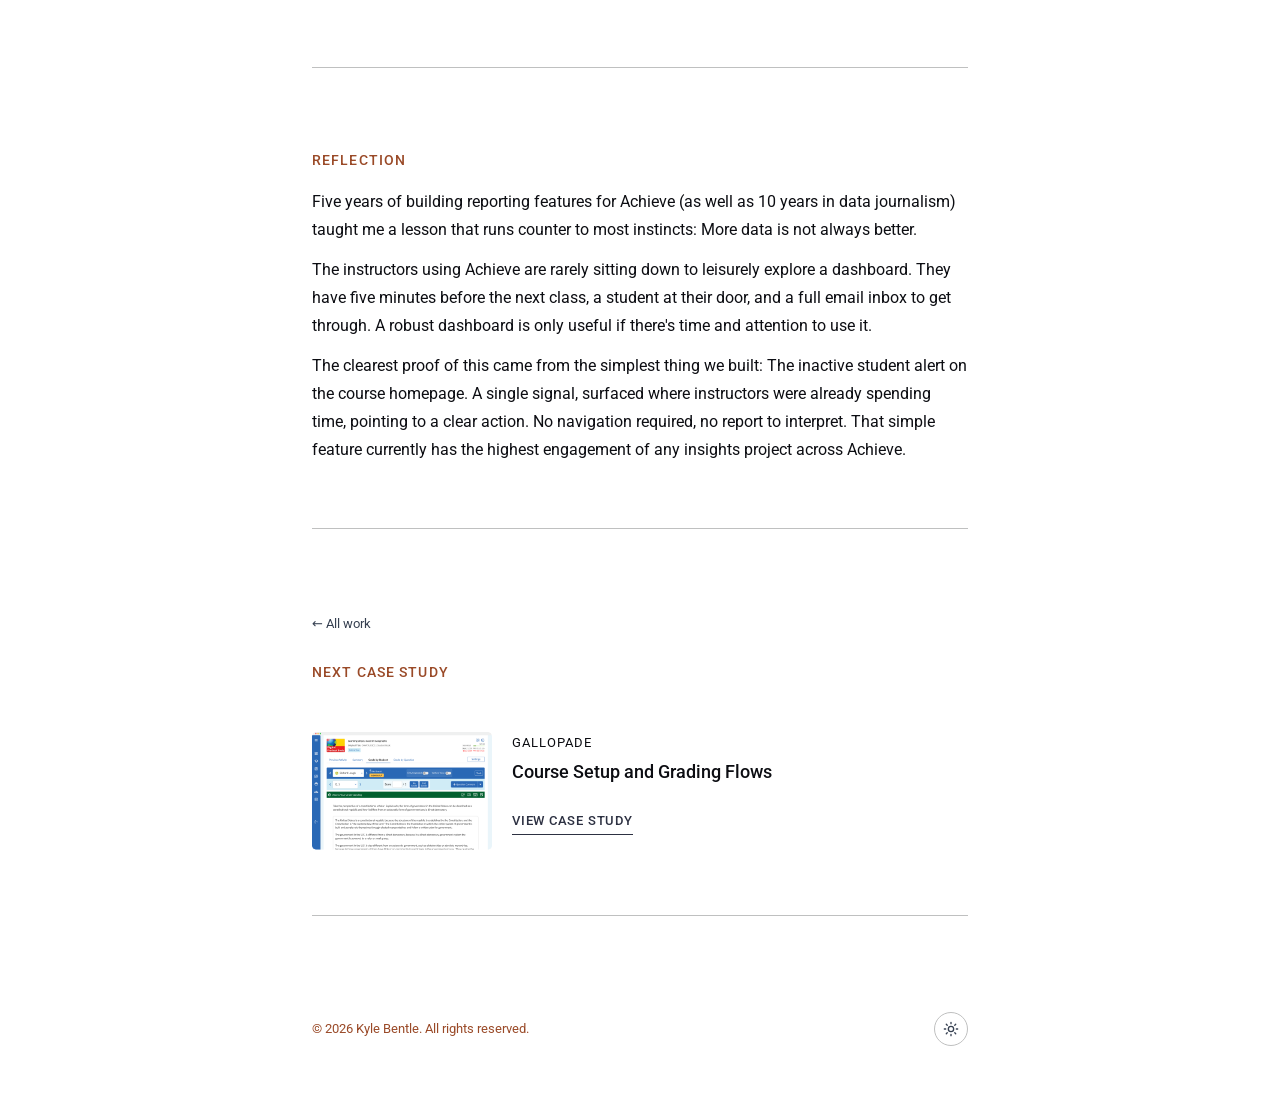
<file: case-studies/achieve/index.html>
<!DOCTYPE html>
<html lang="en">
<head>
  <!-- Google tag (gtag.js) -->
  <script async src="https://www.googletagmanager.com/gtag/js?id=G-E7SZZ36WZQ"></script>
  <script>
    window.dataLayer = window.dataLayer || [];
    function gtag(){dataLayer.push(arguments);}
    gtag('js', new Date());

    gtag('config', 'G-E7SZZ36WZQ');
  </script>
  <meta charset="UTF-8" />
  <script>
    // Applies a saved dark/light choice before the page paints, so there's no flash of the wrong color
    (function () {
      var t = localStorage.getItem('theme');
      if (t) document.documentElement.setAttribute('data-theme', t);
    })();
  </script>
  <meta name="viewport" content="width=device-width, initial-scale=1.0" />
  <meta name="description" content="5+ years of UX design work on Achieve's reporting and dashboard system for higher-education instructors at Macmillan Learning." />
  <meta name="robots" content="noindex" />
  <title>Reporting &amp; Dashboards in Achieve / Kyle Bentle</title>
  <link rel="preconnect" href="https://fonts.googleapis.com">
  <link rel="preconnect" href="https://fonts.gstatic.com" crossorigin>
  <link href="https://fonts.googleapis.com/css2?family=Bree+Serif&family=Roboto:ital,wght@0,400;0,500;0,700;1,400&display=swap" rel="stylesheet">
  <link rel="stylesheet" href="../../css/style.css" />
  <link rel="icon" type="image/png" href="/favicon-96x96.png" sizes="96x96" />
  <link rel="icon" type="image/svg+xml" href="/favicon.svg" />
  <link rel="shortcut icon" href="/favicon.ico" />
  <link rel="apple-touch-icon" sizes="180x180" href="/apple-touch-icon.png" />
  <link rel="manifest" href="/site.webmanifest" />
  <style>
    /* Larger sub-headings for the multi-part structure of this case study only */
    .cs-sub-heading { font-size: 32px; }
  </style>
</head>
<body>
  <a href="#main-content" class="skip-link">Skip to main content</a>

  <!-- NAV -->
  <nav class="nav">
    <a href="/" class="nav__brand">Kyle Bentle</a>
    <ul class="nav__links">
      <li><a href="/" class="nav__link">Home</a></li>
      <li><a href="/case-studies/" class="nav__link nav__link--active">Case Studies</a></li>
      <li><a href="/resume.html" class="nav__link">Resume</a></li>
    </ul>
  </nav>

  <!-- MAIN CONTENT -->
  <main class="cs-page" id="main-content">

    <!-- HERO BAND -->
    <div class="cs-hero-band">
      <div class="cs-wide-wrap">
        <div class="hero">
          <h1 class="hero__title">Reporting & Dashboards in Achieve</h1>
        </div>
      </div>

      <img
        src="images/reporting-hero.png"
        alt="Multiple Achieve reporting views on a laptop"
        class="cs-hero-img"
      />
    </div>

    <div class="page-wrap">

    <!-- Project meta: role, client -->
    <div class="cs-meta">
      <div class="cs-meta__item">
        <span class="cs-meta__label">Role</span>
        <span class="cs-meta__value">Design Lead for Reporting and Dashboards on Achieve, over 5 years, including leading a team of designers</span>
      </div>
      <div class="cs-meta__item">
        <span class="cs-meta__label">Client</span>
        <span class="cs-meta__value">Macmillan Learning, a leading educational technology and publishing company that develops digital learning platforms and course materials for higher education and high school. Their primary product is Achieve, a courseware solution that includes assignments, eBooks, and other instruction materials.</span>
      </div>
    </div>

    <!-- OVERVIEW -->
    <div class="section">
      <p class="cs-body">Reporting in an educational platform is about helping instructors make better decisions, faster. Across more than five years as Achieve's primary reporting designer, I tackled that challenge through projects that include a comprehensive student gradebook, a redesigned assessment view, and lightweight in-context alerts. Together, they tell the story of a reporting system built for real instructor workflows.</p>
      <p class="cs-body">As Openfield's largest client account, Achieve also meant leading a small team of designers alongside the hands-on design work,  coordinating workload, resourcing, and timelines across concurrent projects on the account.</p>
    </div>

    <!-- ============================================================
         PROJECT 01 — Individual student gradebook
         ============================================================ -->
    <div class="section">
      <h2 class="cs-sub-heading">Creating the focal point for a scaling system of reports</h2>
      <p class="cs-body"><em>Individual student gradebook</em></p>

      <h3 class="section__label">The Problem</h3>
      <p class="cs-body">
        Achieve is a complex platform, and for instructors the data they need most was buried. To get a clear picture of how one student is performing required pulling information from multiple areas of the product, with no single place to bring it all together. For an instructor asking a simple question like "Should I give this student an extension?" or "Is this student's grade trending up or down?" getting an answer took time that instructors didn't have.
      </p>

      <h3 class="section__label">The Solution</h3>

      <figure class="cs-figure">
        <img src="images/project-isg-4.png" alt="Individual student gradebook in Achieve" class="cs-figure__img" />
        <figcaption class="cs-caption">The individual student gradebook: A complete picture of one student's performance in a single view.</figcaption>
      </figure>

      <figure class="cs-figure">
        <img src="images/project-isg-2.png" alt="Individual student gradebook with in-context side panel open" class="cs-figure__img" />
        <figcaption class="cs-caption">The in-context side panel: Selecting an assignment surfaces detailed info and actions (like extending a due date) without losing context.</figcaption>
      </figure>

      <p class="cs-body">
        For this project, the team jumped immediately into design, feeling like we had a good understanding of the problem without the need for upfront discovery research. We also felt that the true test for the designs would be when it's in use with actual teachers in actual situations, rather than a Figma prototype with no real-world pressures.
        </p>
        <p class="cs-body">The design was collaborative, with continuous feedback with internal stakeholders and other designers. The team shipped an MVP, then iterated after reviewing product analytics. Updates included a refined header, more data visualization, data exports, and the in-context side panel.
      </p>

      <p class="cs-body">
        During the process we made several pivots on what data to show the user at what time. For example, in some post-MVP designs we included a separate tab that showed detailed engagement data for the student: When they were logging in, what they were accessing, and how long they spent in the system. For this we ran pre-release user testing, and determined that the feature was initially well-liked, but users struggled to explain how or when they would use it. Instead of taking the time and expense of developing it fully, we pivoted to a lower-cost export feature that we felt would still satisfy the use case. 
      </p>

      <figure class="cs-figure">
        <img src="images/project-isg-3.png" alt="Class gradebook showing all students and assignment scores" class="cs-figure__img" />
        <figcaption class="cs-caption">Full gradebook: Moving more student data to the Individual Student Gradebook allowed the full class gradebook to focus on a high-level view of the class.</figcaption>
      </figure>

      <h3 class="section__label">The Impact</h3>
      <p class="cs-body"><strong>Strong retention:</strong> Instructors keep coming back to the page, a stickiness pattern not seen in other reporting features, which often see dropoff as the course goes on.</p>
      <p class="cs-body"><strong>PURE score:</strong> Scored highly in an independent PURE usability analysis.</p>
      <p class="cs-body"><strong>Strong perceived value:</strong> At release, a large majority of surveyed users said the feature increased the value of the entire product.</p>
    </div>

    <!-- ============================================================
         PROJECT 02 — Assessment responses
         ============================================================ -->
    <div class="section">
      <h2 class="cs-sub-heading">Complex data, at a glance</h2>
      <p class="cs-body"><em>Assessment responses</em></p>

      <h3 class="section__label">The Problem</h3>
      <p class="cs-body">
        Achieve's data from student assessments is rich, but hard to use. The previously existing dashboard surfaced a lot of different data points at once, with no easy way to scan for what mattered. Instructors couldn't quickly answer two of their most important questions: Which questions are tripping students up, and which students are struggling?
      </p>

      <h3 class="section__label">The Solution</h3>

      <figure class="cs-figure">
        <img src="images/project-responses-tab.png" alt="Responses tab showing Question / Student Performance by first attempt — a grid of students and questions with checkmarks for correct and highlighted X marks for incorrect answers" class="cs-figure__img" />
        <figcaption class="cs-caption">Question / Student Performance filtered by first attempt, a scannable grid showing which students got which questions right or wrong, with incorrect answers highlighted for quick identification</figcaption>
      </figure>

      <figure class="cs-figure">
        <img src="images/project-responses-tab-2.png" alt="The same student-question grid switched to Time Spent view, with minutes displayed in heat-map cells — darker blue indicates more time spent on a question" class="cs-figure__img" />
        <figcaption class="cs-caption">Switching the lens to time spent — the same grid now shows minutes per question, colored by intensity, making it easy to spot where students slowed down or got stuck. A similar view also shows attempts on questions.</figcaption>
      </figure>

      <p class="cs-body">The core challenge was that instructors needed multiple levels of context from the same data. At any given moment, a user might want to see how the whole class performed on a specific question, then shift to how a specific student performed across all questions, then compare time spent across both dimensions. The existing view tried to support all of this through a series of individual charts, each providing one slice of the picture. But moving between them required switching context and scanning separate charts. It added cognitive load instead of helping.</p>

      <p class="cs-body">The guiding principle to the design process became one lens at a time, with the ability to go deeper when needed. Multiple rounds of sketching and critique with the full design team generated a range of approaches. Ongoing reviews with stakeholders across product, engineering, and customer experience helped ensure the final interface held up under scrutiny.</p>

      <p class="cs-body">The final designs were prototyped using real student data, which made testing more grounded and the results easier to evaluate. Moderated and unmoderated testing sessions showed users responding positively across the board and calling it a clear improvement over the existing dashboard.</p>

      <figure class="cs-figure">
        <img src="images/project-responses-tab-3.png" alt="Student Detail view with an assessment summary panel showing class average, time spent, and completion rate, above a per-student table with scores, attempts, time spent, and activity timestamps" class="cs-figure__img" />
        <figcaption class="cs-caption">Student Detail — an assessment summary at a glance (class average, time on task, completion rate) paired with a per-student breakdown including when each student was last active</figcaption>
      </figure>

      <figure class="cs-figure">
        <img src="images/project-responses-tab-4.png" alt="Question Detail view listing all 20 assessment questions with percentage correct on first try shown as bar charts, total students, average attempts until correct, and time spent" class="cs-figure__img" />
        <figcaption class="cs-caption">Question Detail — every question ranked by student performance, with first-try accuracy shown as a progress bar, plus attempts and time spent.</figcaption>
      </figure>

      <h3 class="section__label">The Impact</h3>
      <p class="cs-body"><strong>User validation:</strong> Moderated and unmoderated testing validated the approach. Users called it a clear improvement over the existing view.</p>
      <p class="cs-body"><strong>Status:</strong> Designs are complete, awaiting development.</p>
    </div>

    <!-- ============================================================
         PROJECT 03 — Student alerts
         ============================================================ -->
    <div class="section">
      <h2 class="cs-sub-heading">In-context data insights</h2>
      <p class="cs-body"><em>Student alerts</em></p>

      <h3 class="section__label">The Problem</h3>
      <p class="cs-body">
        A reporting dashboard is only valuable if instructors use it. For busy instructors, finding time to seek out data, interpret it, and decide what to do with it is a huge barrier. Those who most needed the information were the least likely to see it.
      </p>

      <h3 class="section__label">The Solution</h3>

      <figure class="cs-figure">
        <img src="images/project-in-context-insights.png" alt="Course Insights panel on the Achieve course homepage" class="cs-figure__img" />
        <figcaption class="cs-caption">Insights surfaced directly on the course homepage: Inactive students, students to review, and class performance data available without navigating to a separate report</figcaption>
      </figure>

      <p class="cs-body">
        Rather than building another destination for instructors to navigate to, we needed to show the right data where instructors already are. These are smaller, targeted interventions at the moment they are most actionable.
      </p>

      <figure class="cs-figure">
        <img src="images/project-in-context-insights-2.png" alt="Student-facing My Grades view in Achieve" class="cs-figure__img" />
        <figcaption class="cs-caption">Student-facing grade view: Weekly progress, completion status, and upcoming assignments surfaced in a single glance</figcaption>
      </figure>

      <p class="cs-body">
        When designing for data, I try to know what questions the user is asking themselves at each point in the journey. Here we are putting high-stakes answers to those questions (How many of my students haven't logged in this week?) in the area of the product that instructors are spending the most time in. Another example is student-facing (Which of my assignments are due this week?). 
      </p>

      <h3 class="section__label">The Impact</h3>

      <p class="cs-body"><strong>Inactive student alert:</strong> During the current beta, 75% of users surveyed said the alert helped them better understand their students' activity in the course.</p>

      <p class="cs-body"><strong>Student-facing grade view:</strong> 85% of students surveyed after launch said the progress bar helped them better understand what work they've done and what's due.</p>
    </div>

    <!-- Reflection -->
    <div class="section">
      <h3 class="section__label">Reflection</h3>
      <p class="cs-body">Five years of building reporting features for Achieve (as well as 10 years in data journalism) taught me a lesson that runs counter to most instincts: More data is not always better.</p>
      <p class="cs-body">The instructors using Achieve are rarely sitting down to leisurely explore a dashboard. They have five minutes before the next class, a student at their door, and a full email inbox to get through. A robust dashboard is only useful if there's time and attention to use it.</p>
      <p class="cs-body">The clearest proof of this came from the simplest thing we built: The inactive student alert on the course homepage. A single signal, surfaced where instructors were already spending time, pointing to a clear action. No navigation required, no report to interpret. That simple feature currently has the highest engagement of any insights project across Achieve.</p>
    </div>

    <!-- NEXT CASE STUDY -->
    <div class="section cs-next">
      <a href="/case-studies/" class="cs-next__back-link">← All work</a>
      <h2 class="section__label">Next Case Study</h2>
      <article class="case-study-card">
        <div class="case-study-card__image">
          <img src="../gallopade/images/GO-thumb.png" alt="Gallopade case study thumbnail" class="case-study-card__thumb" />
        </div>
        <div class="case-study-card__body">
          <p class="case-study-card__label">Gallopade</p>
          <h3 class="case-study-card__title"><a href="/case-studies/gallopade/">Course Setup and Grading Flows</a></h3>
          <a href="/case-studies/gallopade/" class="cta-link" aria-label="View Gallopade case study">View case study</a>
        </div>
      </article>
    </div>

    </div><!-- /page-wrap -->
  </main>

  <!-- FOOTER -->
  <footer class="page-wrap">
    <div class="footer">
      <p class="footer__text">© 2026 Kyle Bentle. All rights reserved.</p>
      <button type="button" class="theme-toggle" aria-pressed="false" aria-label="Toggle dark mode" title="Toggle dark mode">
        <svg class="theme-toggle__icon theme-toggle__icon--sun" xmlns="http://www.w3.org/2000/svg" viewBox="0 0 24 24" fill="none" stroke="currentColor" stroke-width="2" stroke-linecap="round" stroke-linejoin="round" aria-hidden="true"><circle cx="12" cy="12" r="4"/><path d="M12 2v2M12 20v2M4.93 4.93l1.41 1.41M17.66 17.66l1.41 1.41M2 12h2M20 12h2M6.34 17.66l-1.41 1.41M19.07 4.93l-1.41 1.41"/></svg>
        <svg class="theme-toggle__icon theme-toggle__icon--moon" xmlns="http://www.w3.org/2000/svg" viewBox="0 0 24 24" fill="none" stroke="currentColor" stroke-width="2" stroke-linecap="round" stroke-linejoin="round" aria-hidden="true"><path d="M21 12.79A9 9 0 1 1 11.21 3 7 7 0 0 0 21 12.79Z"/></svg>
      </button>
    </div>
  </footer>

  <script src="/js/theme.js"></script>
</body>
</html>
</file>
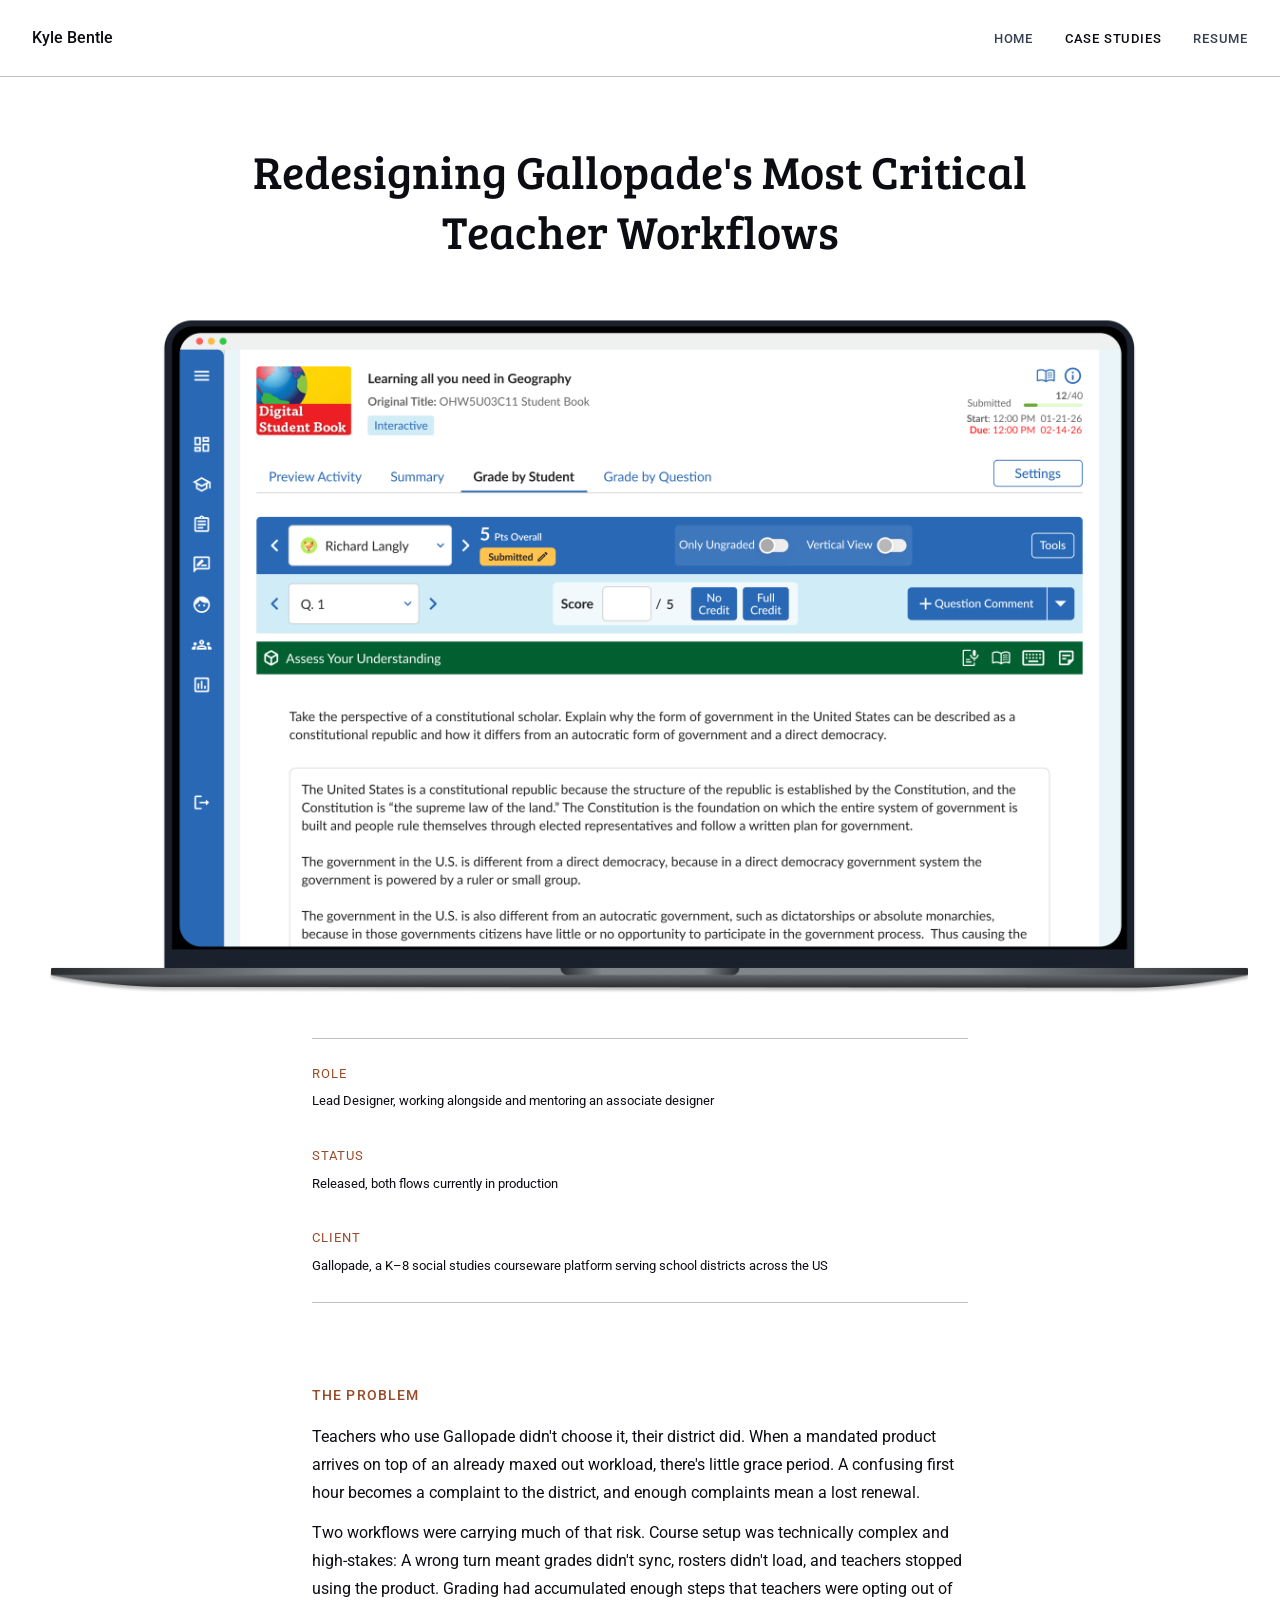
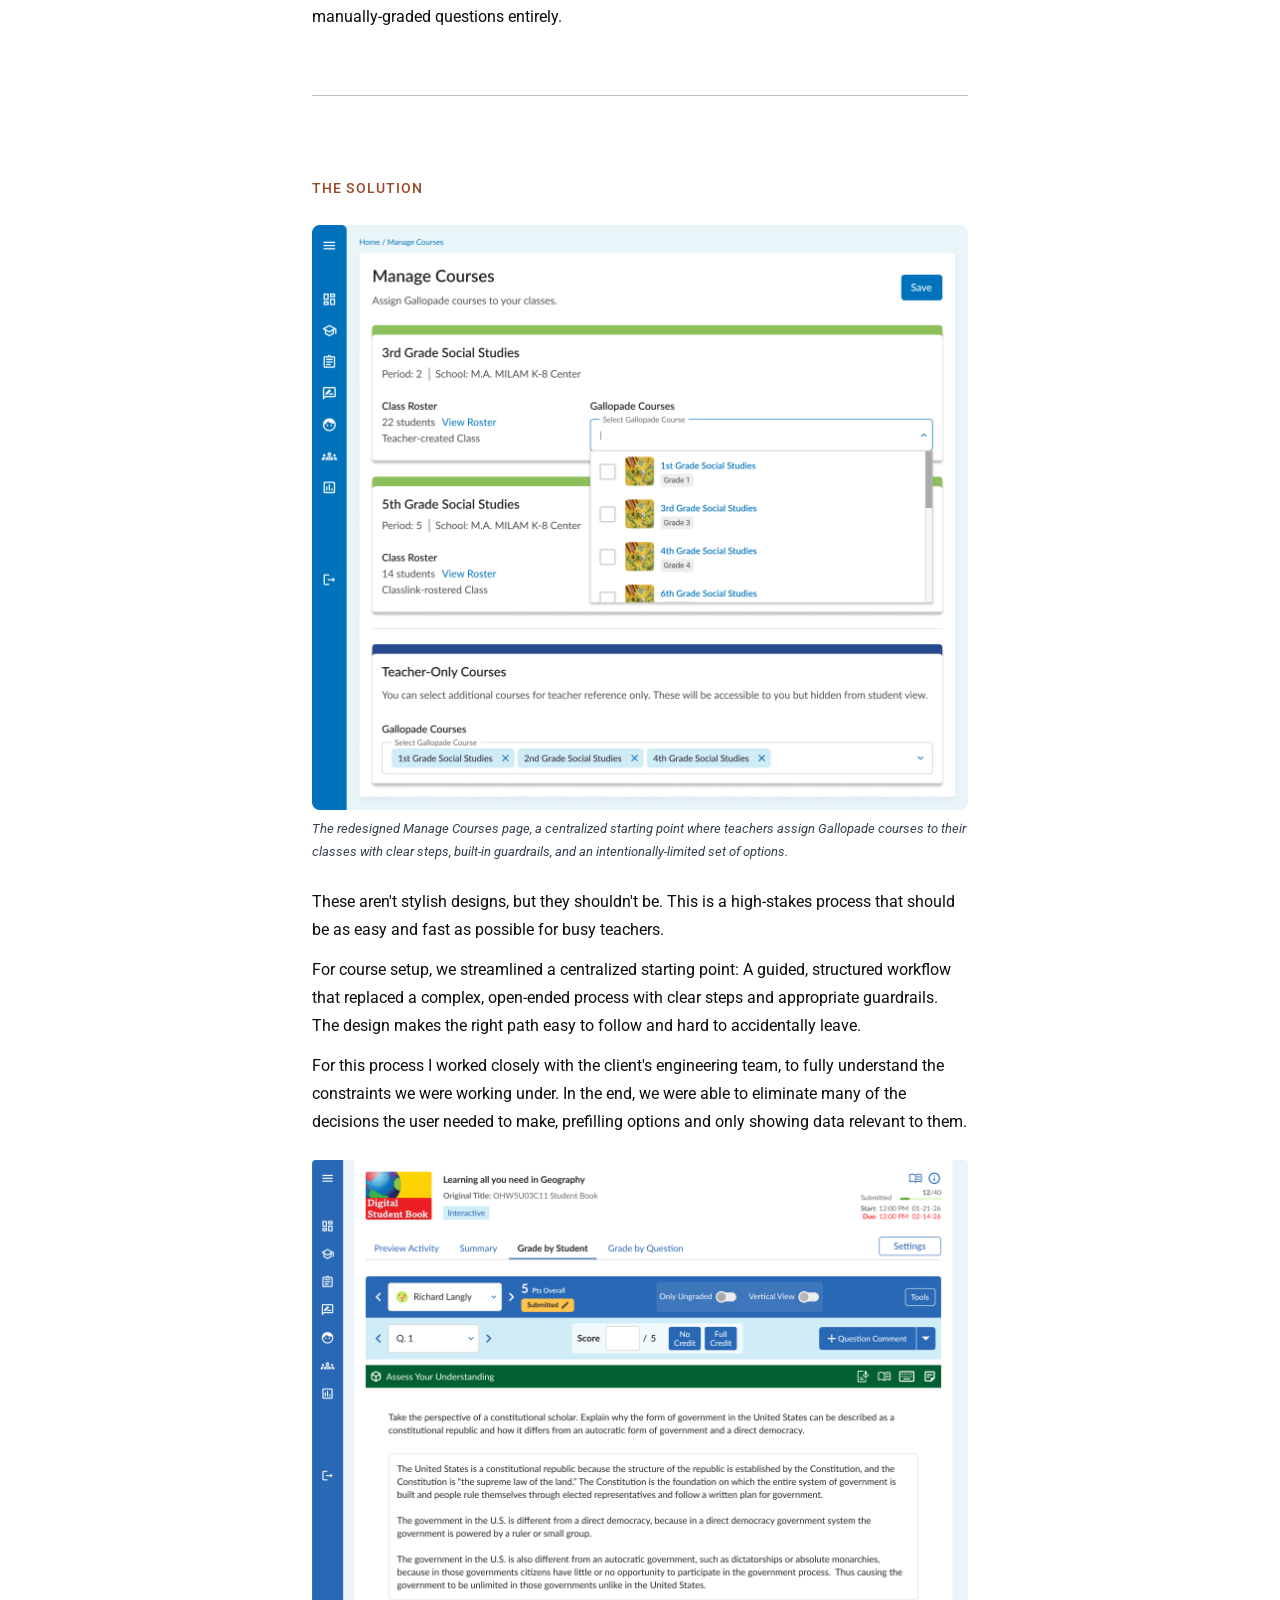
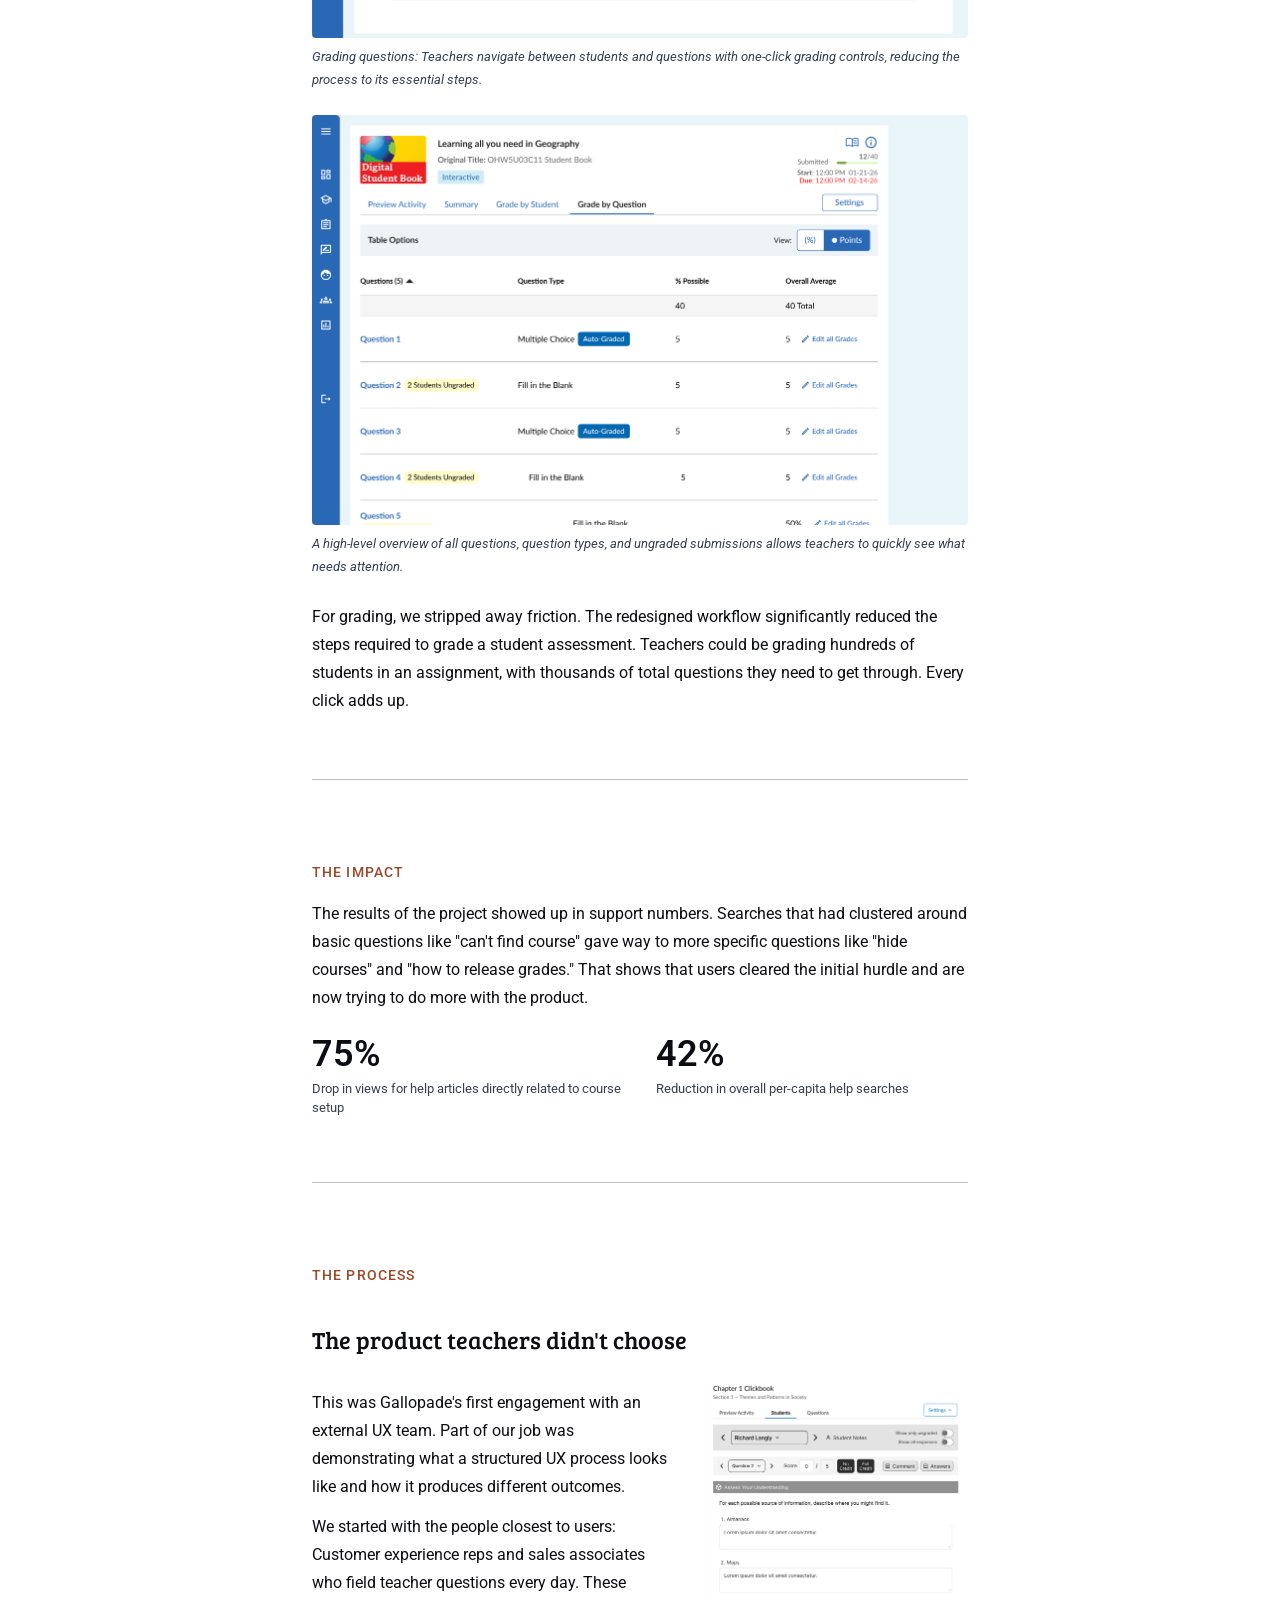
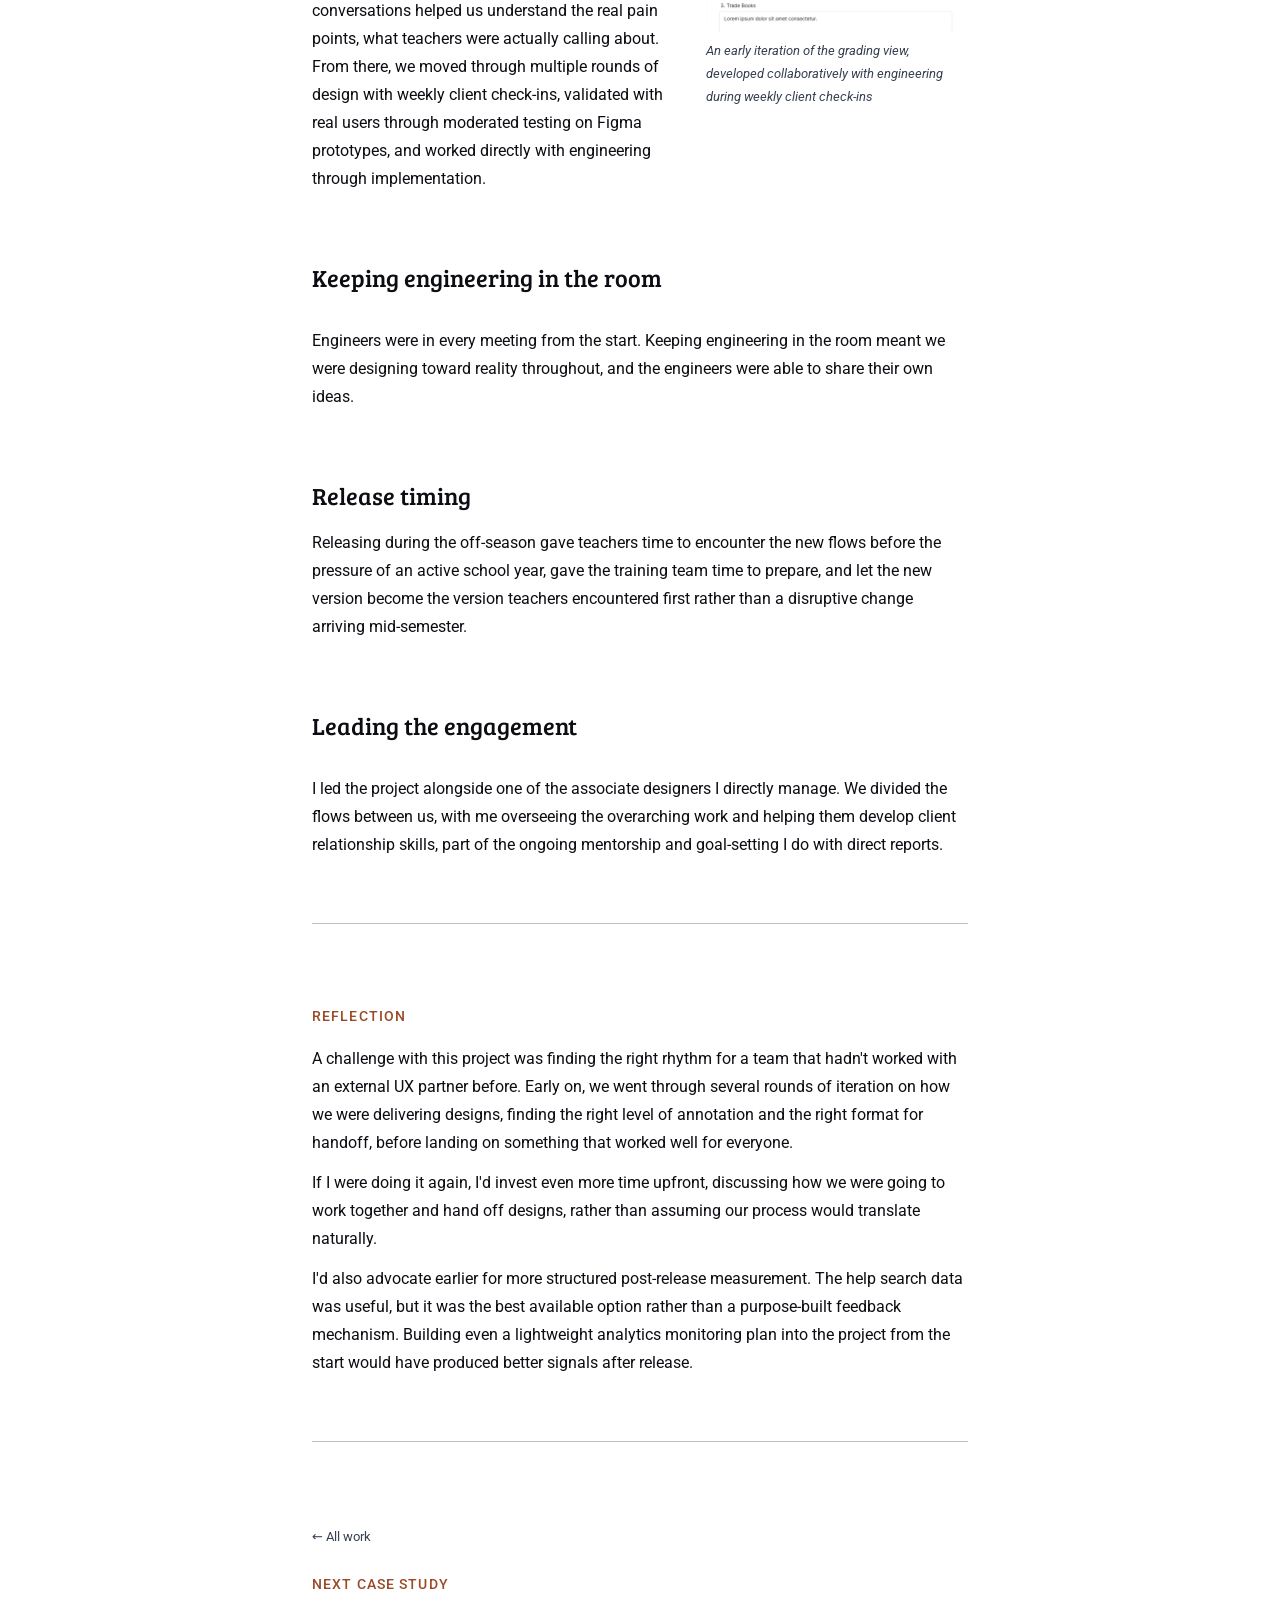
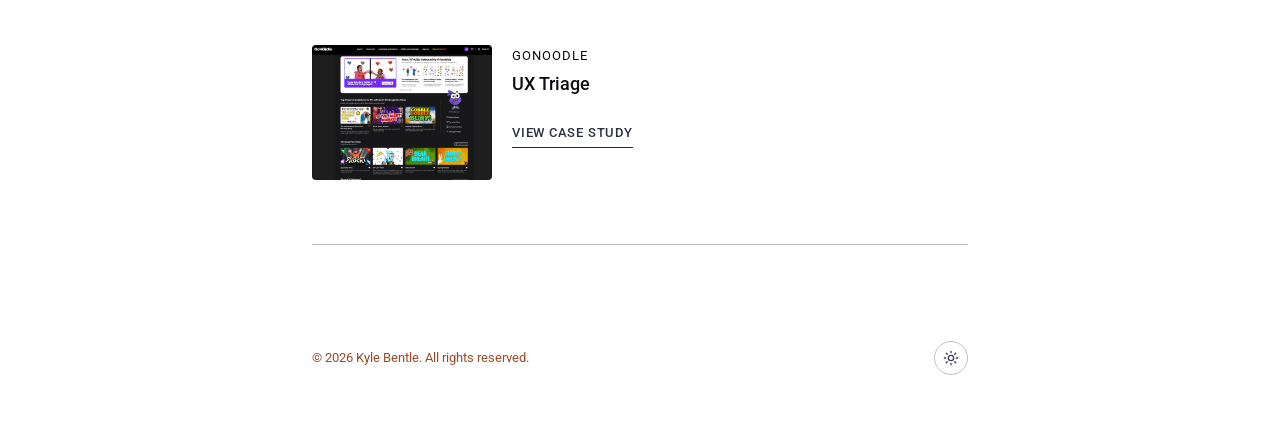
<file: case-studies/gallopade/index.html>
<!DOCTYPE html>
<html lang="en">
<head>
  <!-- Google tag (gtag.js) -->
  <script async src="https://www.googletagmanager.com/gtag/js?id=G-E7SZZ36WZQ"></script>
  <script>
    window.dataLayer = window.dataLayer || [];
    function gtag(){dataLayer.push(arguments);}
    gtag('js', new Date());

    gtag('config', 'G-E7SZZ36WZQ');
  </script>
  <meta charset="UTF-8" />
  <script>
    // Applies a saved dark/light choice before the page paints, so there's no flash of the wrong color
    (function () {
      var t = localStorage.getItem('theme');
      if (t) document.documentElement.setAttribute('data-theme', t);
    })();
  </script>
  <meta name="viewport" content="width=device-width, initial-scale=1.0" />
  <meta name="description" content="How redesigning two high-risk teacher workflows in Gallopade reduced help searches by 42%." />
  <meta name="robots" content="noindex" />
  <title>Gallopade / Kyle Bentle</title>
  <link rel="preconnect" href="https://fonts.googleapis.com">
  <link rel="preconnect" href="https://fonts.gstatic.com" crossorigin>
  <link href="https://fonts.googleapis.com/css2?family=Bree+Serif&family=Roboto:ital,wght@0,400;0,500;0,700;1,400&display=swap" rel="stylesheet">
  <link rel="stylesheet" href="../../css/style.css" />
  <link rel="icon" type="image/png" href="/favicon-96x96.png" sizes="96x96" />
  <link rel="icon" type="image/svg+xml" href="/favicon.svg" />
  <link rel="shortcut icon" href="/favicon.ico" />
  <link rel="apple-touch-icon" sizes="180x180" href="/apple-touch-icon.png" />
  <link rel="manifest" href="/site.webmanifest" />
</head>
<body>
  <a href="#main-content" class="skip-link">Skip to main content</a>

  <!-- NAV -->
  <nav class="nav">
    <a href="/" class="nav__brand">Kyle Bentle</a>
    <ul class="nav__links">
      <li><a href="/" class="nav__link">Home</a></li>
      <li><a href="/case-studies/" class="nav__link nav__link--active">Case Studies</a></li>
      <li><a href="/resume.html" class="nav__link">Resume</a></li>
    </ul>
  </nav>

  <!-- MAIN CONTENT -->
  <main class="cs-page" id="main-content">

    <!-- HERO BAND -->
    <div class="cs-hero-band">

      <div class="cs-wide-wrap">
        <div class="hero">
          <h1 class="hero__title">Redesigning Gallopade's Most Critical Teacher Workflows</h1>
        </div>
      </div><!-- /cs-wide-wrap -->

      <img
        src="images/GO-grading-hero.png"
        alt="Gallopade Grade by Student view on a laptop, showing a student's written essay response with scoring controls"
        class="cs-hero-img"
      />

    </div><!-- /cs-hero-band -->

    <div class="page-wrap">

    <!-- Project meta: role, status, client -->
    <div class="cs-meta">
      <div class="cs-meta__item">
        <span class="cs-meta__label">Role</span>
        <span class="cs-meta__value">Lead Designer, working alongside and mentoring an associate designer</span>
      </div>
      <div class="cs-meta__item">
        <span class="cs-meta__label">Status</span>
        <span class="cs-meta__value">Released, both flows currently in production</span>
      </div>
      <div class="cs-meta__item">
        <span class="cs-meta__label">Client</span>
        <span class="cs-meta__value">Gallopade, a K–8 social studies courseware platform serving school districts across the US</span>
      </div>
    </div>

    <!-- THE PROBLEM -->
    <div class="section">
      <h2 class="section__label">The Problem</h2>
      <p class="cs-body">
        Teachers who use Gallopade didn't choose it, their district did. When a mandated product arrives on top of an already maxed out workload, there's little grace period. A confusing first hour becomes a complaint to the district, and enough complaints mean a lost renewal.
      </p>
      <p class="cs-body">
        Two workflows were carrying much of that risk. Course setup was technically complex and high-stakes: A wrong turn meant grades didn't sync, rosters didn't load, and teachers stopped using the product. Grading had accumulated enough steps that teachers were opting out of manually-graded questions entirely.
      </p>
    </div>

    <!-- THE SOLUTION -->
    <div class="section">
      <h2 class="section__label">The Solution</h2>

      <figure class="cs-figure">
        <img src="images/go-solution-setup.png" alt="Manage Courses page in Gallopade" class="cs-figure__img" />
        <figcaption class="cs-caption">The redesigned Manage Courses page, a centralized starting point where teachers assign Gallopade courses to their classes with clear steps, built-in guardrails, and an intentionally-limited set of options.</figcaption>
      </figure>

      <p class="cs-body">
        These aren't stylish designs, but they shouldn't be. This is a high-stakes process that should be as easy and fast as possible for busy teachers.
      </p>
      <p class="cs-body">
        For course setup, we streamlined a centralized starting point: A guided, structured workflow that replaced a complex, open-ended process with clear steps and appropriate guardrails. The design makes the right path easy to follow and hard to accidentally leave.
    </p>
    <p class="cs-body">
        For this process I worked closely with the client's engineering team, to fully understand the constraints we were working under. In the end, we were able to eliminate many of the decisions the user needed to make, prefilling options and only showing data relevant to them.
    </p>

      <figure class="cs-figure">
        <img src="images/go-solution-1a.png" alt="Grade by Student view in Gallopade" class="cs-figure__img" />
        <figcaption class="cs-caption">Grading questions: Teachers navigate between students and questions with one-click grading controls, reducing the process to its essential steps.</figcaption>
      </figure>

      <!-- <figure class="cs-figure">
        <img src="images/go-solution-2.png" alt="Grade Assist AI panel in Gallopade" class="cs-figure__img" />
        <figcaption class="cs-caption">Grade Assist: An AI-powered panel that surfaces scoring criteria inline, so teachers can grade without switching contexts.</figcaption>
      </figure> -->

      <figure class="cs-figure">
        <img src="images/go-solution-3.png" alt="Grade by Question view in Gallopade" class="cs-figure__img" />
        <figcaption class="cs-caption">A high-level overview of all questions, question types, and ungraded submissions allows teachers to quickly see what needs attention.</figcaption>
      </figure>

      <p class="cs-body">
        For grading, we stripped away friction. The redesigned workflow significantly reduced the steps required to grade a student assessment. Teachers could be grading hundreds of students in an assignment, with thousands of total questions they need to get through. Every click adds up.
      </p>

      <!-- <p class="cs-body">
        These designs also show an AI grading feature which came out later, another improvement that I worked on to help teachers grade faster.
      </p> -->
    </div>

    <!-- IMPACT -->
    <div class="section">
      <h2 class="section__label">The Impact</h2>
      <p class="cs-body">
        The results of the project showed up in support numbers. Searches that had clustered around basic questions like "can't find course" gave way to more specific questions like "hide courses" and "how to release grades." That shows that users cleared the initial hurdle and are now trying to do more with the product.
      </p>
      <div class="cs-stat-grid">
        <div class="cs-stat">
          <p class="cs-stat__number">75%</p>
          <p class="cs-stat__label">Drop in views for help articles directly related to course setup</p>
        </div>
        
        <div class="cs-stat">
          <p class="cs-stat__number">42%</p>
          <p class="cs-stat__label">Reduction in overall per-capita help searches</p>
        </div>

      </div>
    </div>

    <!-- THE PROCESS -->
    <div class="section">
      <h2 class="section__label">The Process</h2>

      <!-- Step 1 -->
      <h3 class="cs-sub-heading">The product teachers didn't choose</h3>
      <div class="cs-process-step">
        <figure class="cs-process-figure">
          <img src="images/go-process-1.png" alt="Early iteration of the Gallopade grading view" class="cs-process-img" />
          <figcaption class="cs-caption">An early iteration of the grading view, developed collaboratively with engineering during weekly client check-ins</figcaption>
        </figure>
        <div class="cs-process-text">
          <p class="cs-body">
            This was Gallopade's first engagement with an external UX team. Part of our job was demonstrating what a structured UX process looks like and how it produces different outcomes.
          </p>
          <p class="cs-body">
            We started with the people closest to users: Customer experience reps and sales associates who field teacher questions every day. These conversations helped us understand the real pain points, what teachers were actually calling about. From there, we moved through multiple rounds of design with weekly client check-ins, validated with real users through moderated testing on Figma prototypes, and worked directly with engineering through implementation.
          </p>
        </div>
      </div>

      <!-- Step 2 -->
      <h3 class="cs-sub-heading">Keeping engineering in the room</h3>
      <div class="cs-process-step">
        <div class="cs-process-text">
          <p class="cs-body">
            Engineers were in every meeting from the start. Keeping engineering in the room meant we were designing toward reality throughout, and the engineers were able to share their own ideas.
          </p>
        </div>
      </div>

      <!-- Step 3 -->
      <h3 class="cs-sub-heading">Release timing</h3>
      <p class="cs-body">
        Releasing during the off-season gave teachers time to encounter the new flows before the pressure of an active school year, gave the training team time to prepare, and let the new version become the version teachers encountered first rather than a disruptive change arriving mid-semester.
      </p>

      <!-- Step 4 -->
      <h3 class="cs-sub-heading">Leading the engagement</h3>
      <div class="cs-process-step">
        <div class="cs-process-text">
          <p class="cs-body">
            I led the project alongside one of the associate designers I directly manage. We divided the flows between us, with me overseeing the overarching work and helping them develop client relationship skills, part of the ongoing mentorship and goal-setting I do with direct reports.
          </p>
        </div>
      </div>
    </div>

    <!-- REFLECTION -->
    <div class="section">
      <h2 class="section__label">Reflection</h2>
      <p class="cs-body">
        A challenge with this project was finding the right rhythm for a team that hadn't worked with an external UX partner before. Early on, we went through several rounds of iteration on how we were delivering designs, finding the right level of annotation and the right format for handoff, before landing on something that worked well for everyone.
      </p>
      <p class="cs-body">
        If I were doing it again, I'd invest even more time upfront, discussing how we were going to work together and hand off designs, rather than assuming our process would translate naturally.
      </p>
      <p class="cs-body">
        I'd also advocate earlier for more structured post-release measurement. The help search data was useful, but it was the best available option rather than a purpose-built feedback mechanism. Building even a lightweight analytics monitoring plan into the project from the start would have produced better signals after release.
      </p>
    </div>

    <!-- NEXT CASE STUDY -->
    <div class="section cs-next">
      <a href="/case-studies/" class="cs-next__back-link">← All work</a>
      <h2 class="section__label">Next Case Study</h2>
      <article class="case-study-card">
        <div class="case-study-card__image">
          <img src="../gonoodle/images/gn-thumb.png" alt="GoNoodle case study thumbnail" class="case-study-card__thumb" />
        </div>
        <div class="case-study-card__body">
          <p class="case-study-card__label">GoNoodle</p>
          <h3 class="case-study-card__title"><a href="/case-studies/gonoodle/">UX Triage</a></h3>
          <a href="/case-studies/gonoodle/" class="cta-link" aria-label="View GoNoodle case study">View case study</a>
        </div>
      </article>
    </div>

    </div><!-- /page-wrap -->
  </main>

  <!-- FOOTER -->
  <footer class="page-wrap">
    <div class="footer">
      <p class="footer__text">© 2026 Kyle Bentle. All rights reserved.</p>
      <button type="button" class="theme-toggle" aria-pressed="false" aria-label="Toggle dark mode" title="Toggle dark mode">
        <svg class="theme-toggle__icon theme-toggle__icon--sun" xmlns="http://www.w3.org/2000/svg" viewBox="0 0 24 24" fill="none" stroke="currentColor" stroke-width="2" stroke-linecap="round" stroke-linejoin="round" aria-hidden="true"><circle cx="12" cy="12" r="4"/><path d="M12 2v2M12 20v2M4.93 4.93l1.41 1.41M17.66 17.66l1.41 1.41M2 12h2M20 12h2M6.34 17.66l-1.41 1.41M19.07 4.93l-1.41 1.41"/></svg>
        <svg class="theme-toggle__icon theme-toggle__icon--moon" xmlns="http://www.w3.org/2000/svg" viewBox="0 0 24 24" fill="none" stroke="currentColor" stroke-width="2" stroke-linecap="round" stroke-linejoin="round" aria-hidden="true"><path d="M21 12.79A9 9 0 1 1 11.21 3 7 7 0 0 0 21 12.79Z"/></svg>
      </button>
    </div>
  </footer>

  <script src="/js/theme.js"></script>
</body>
</html>
</file>
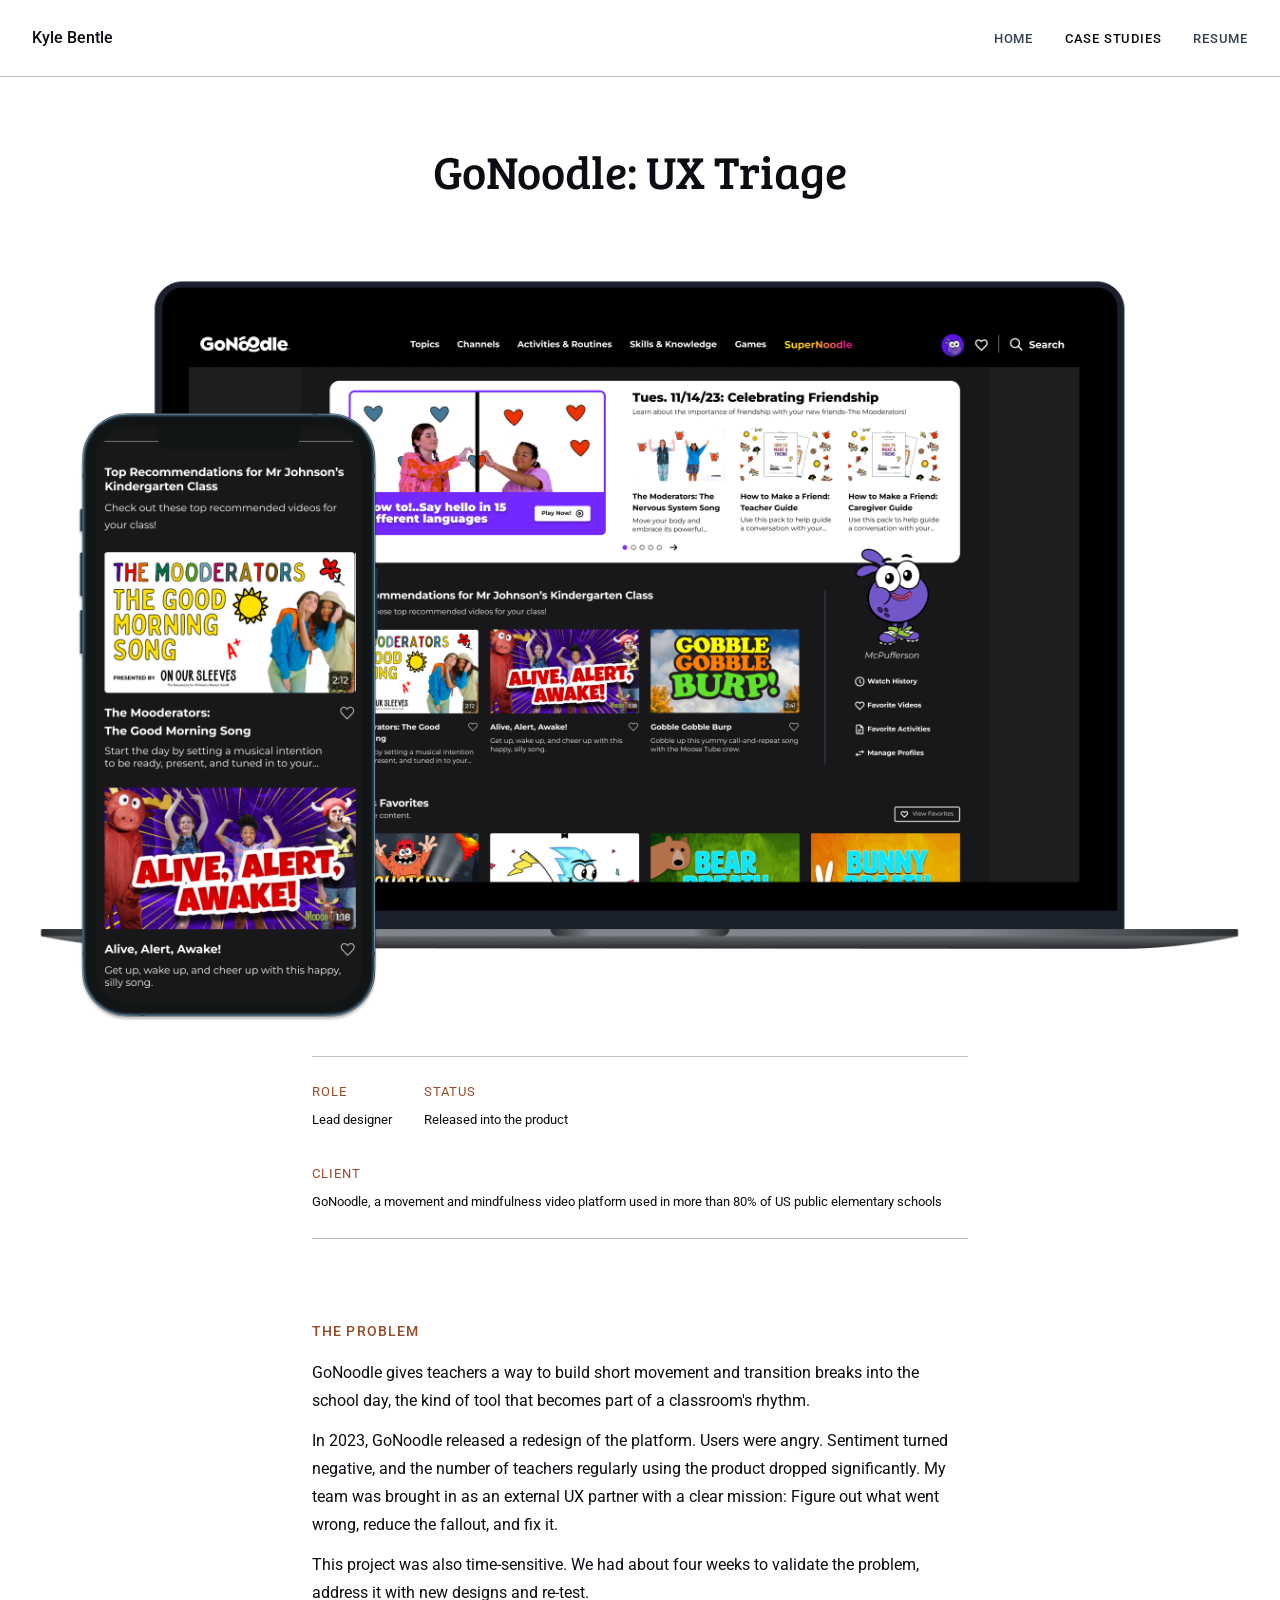
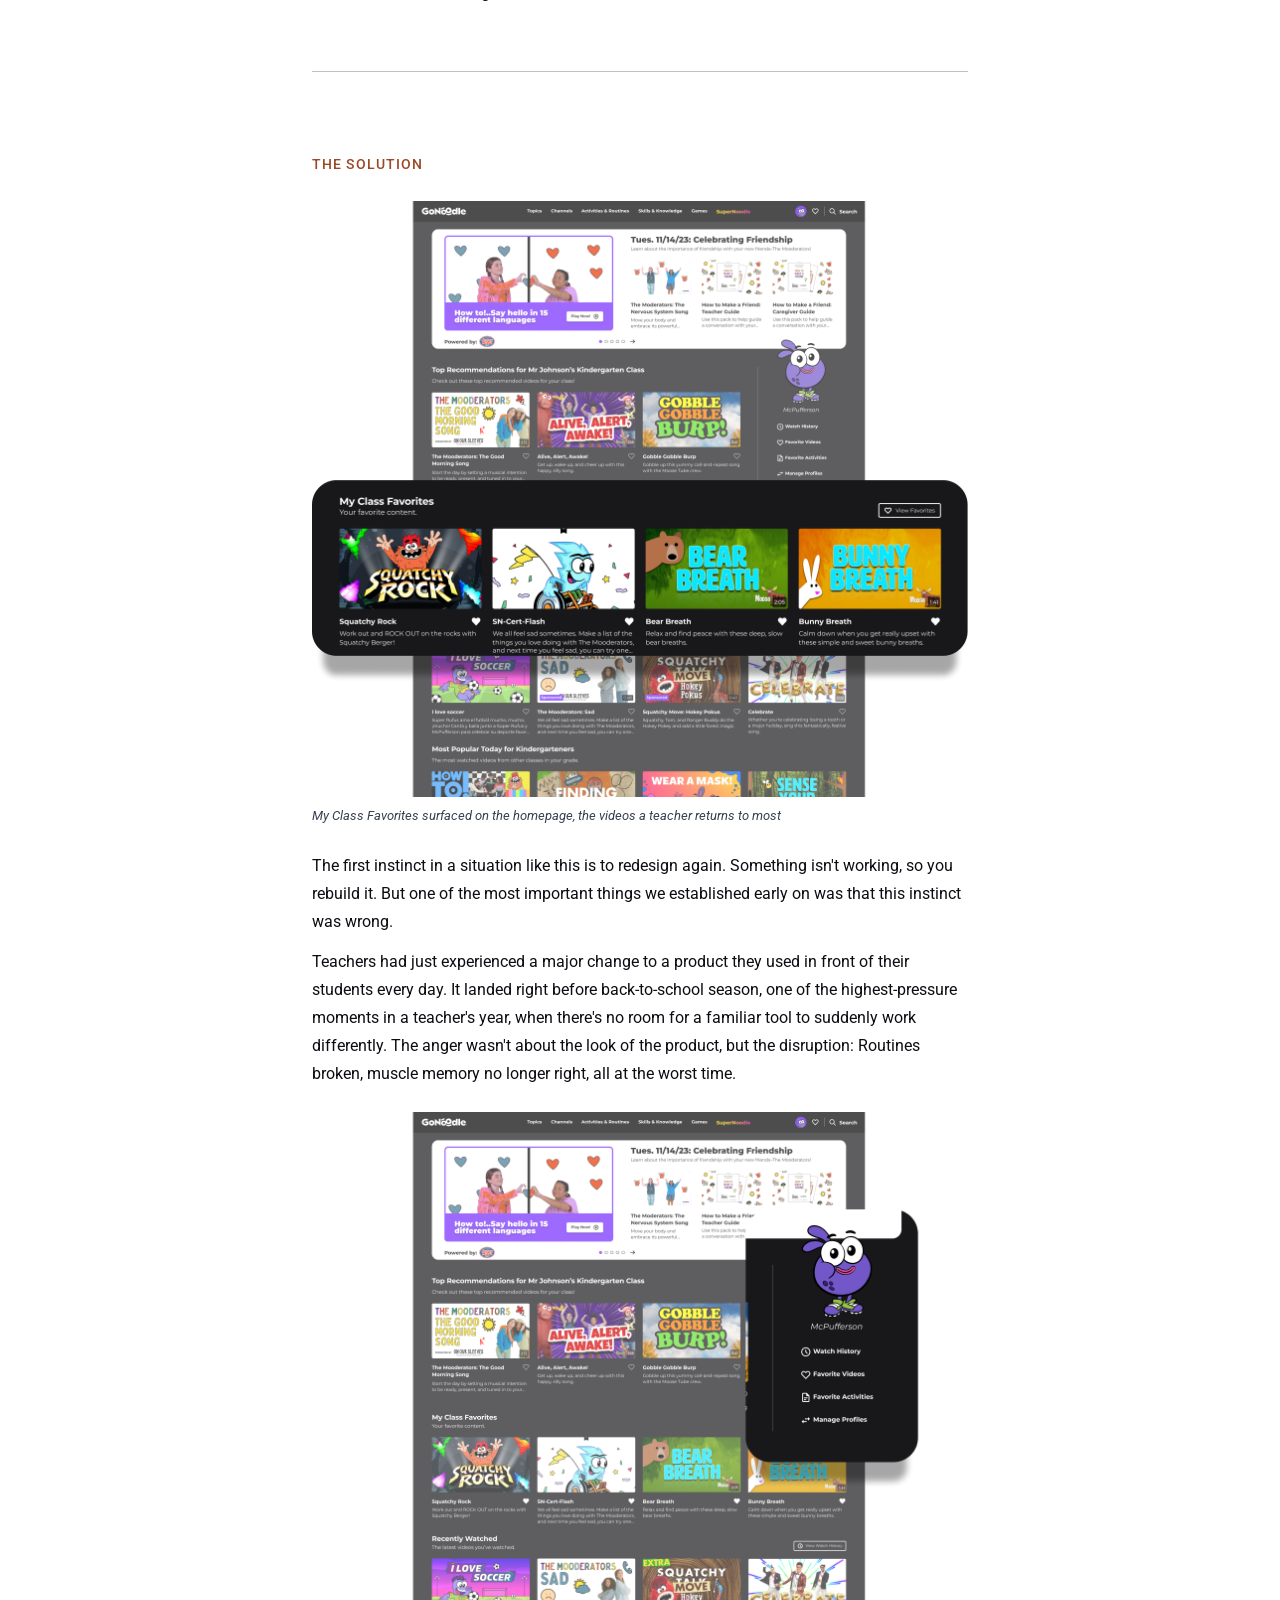
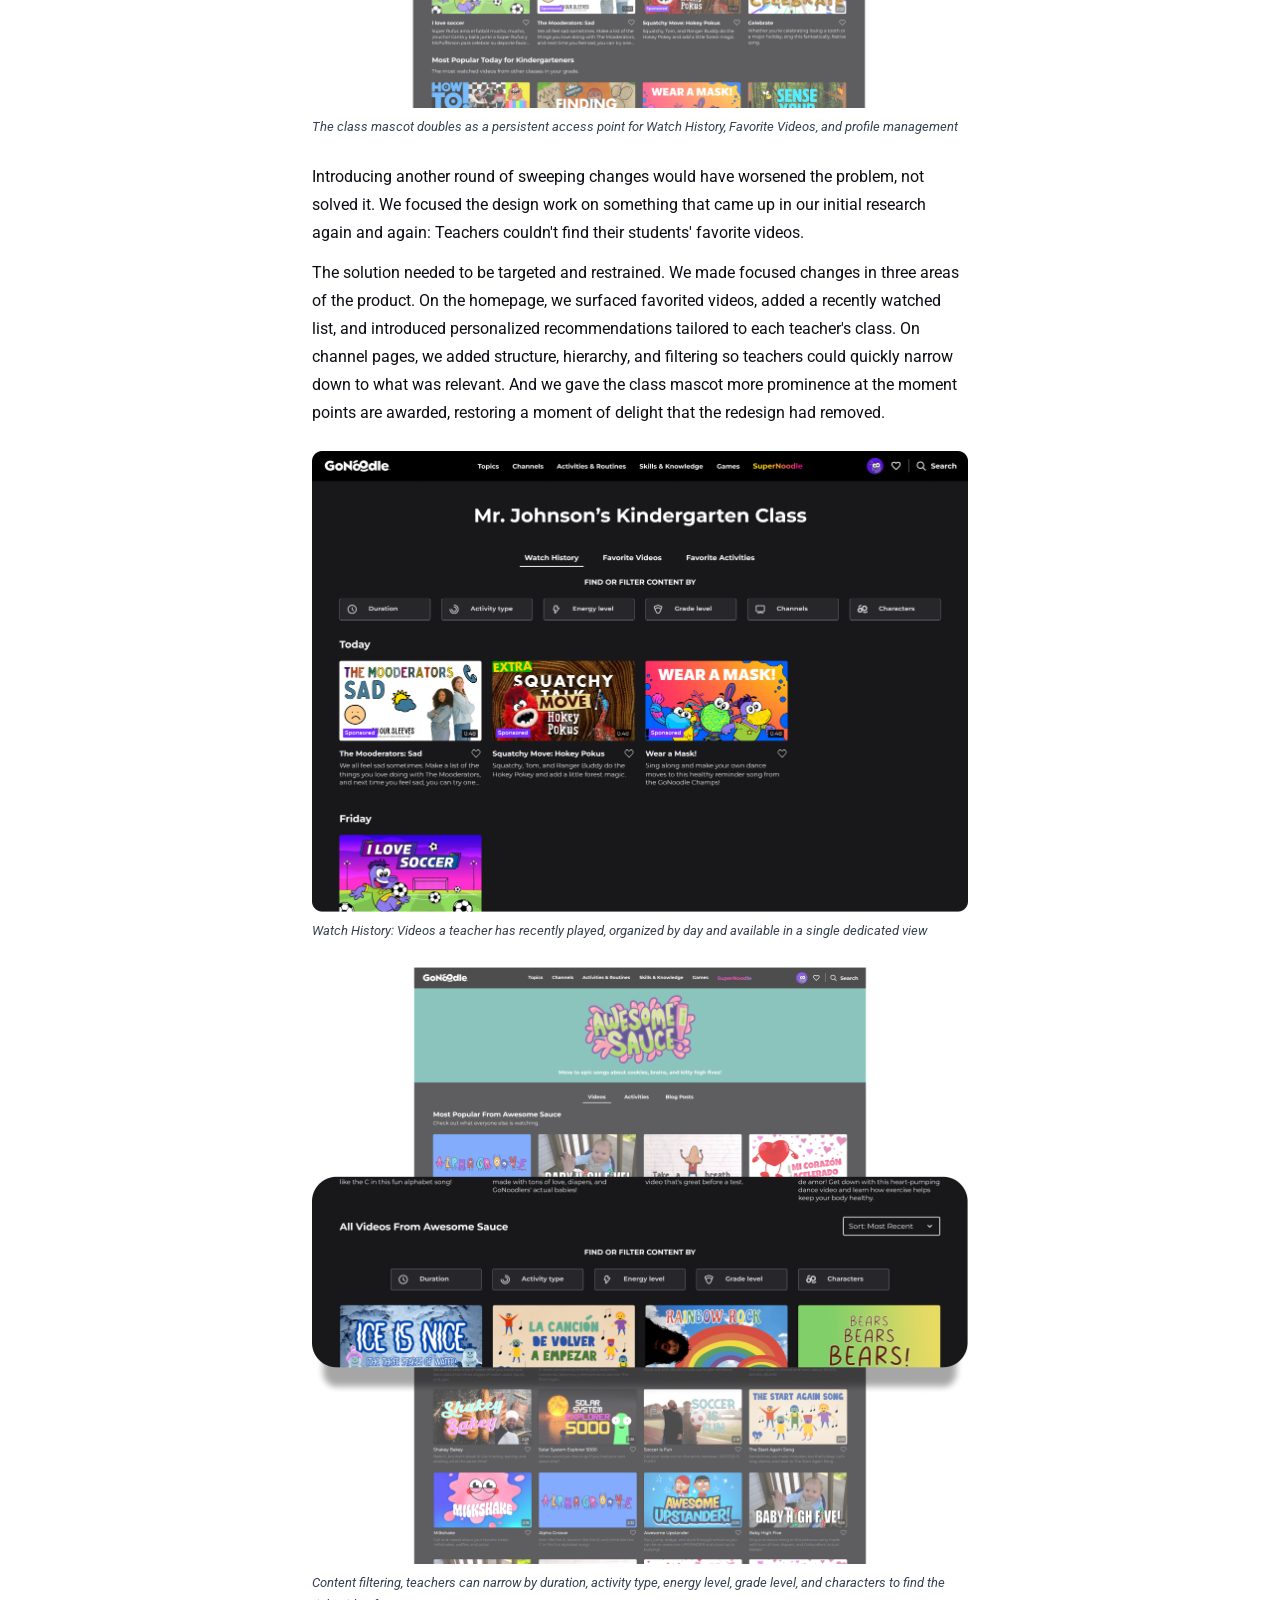
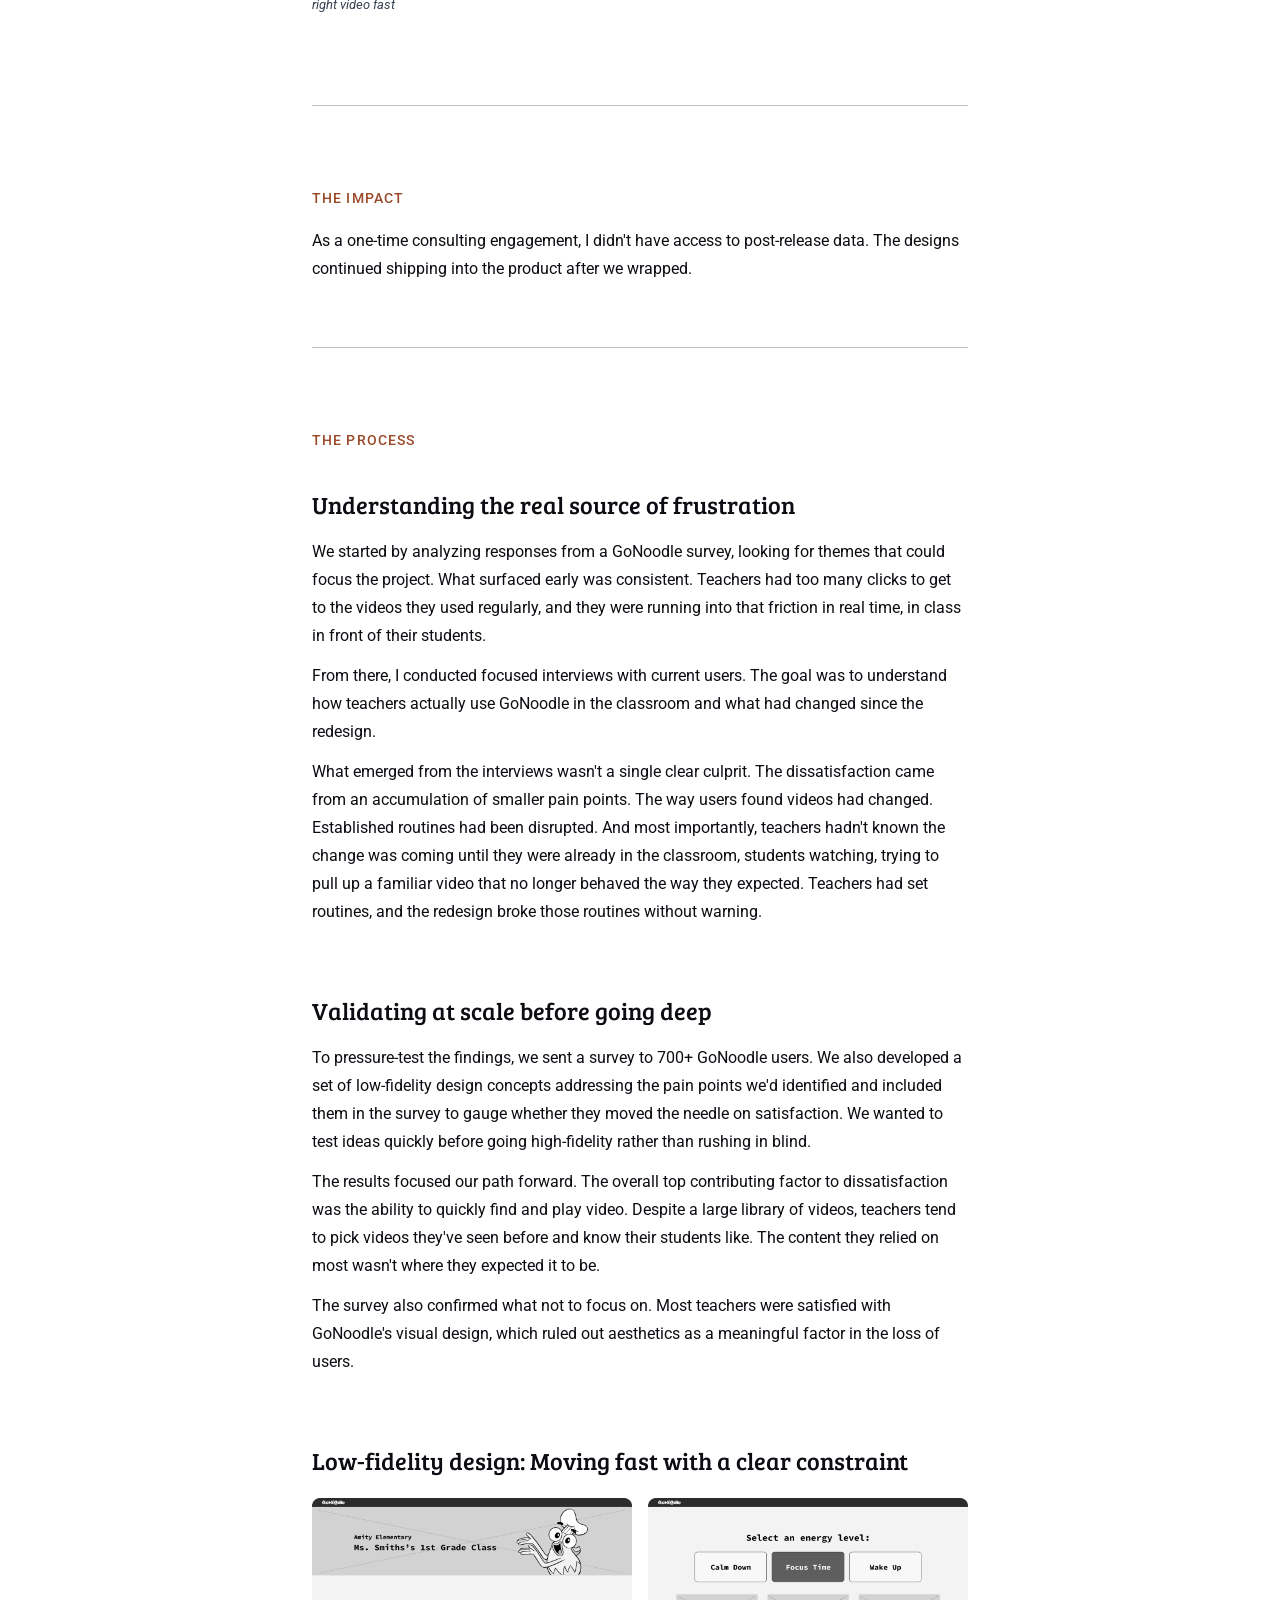
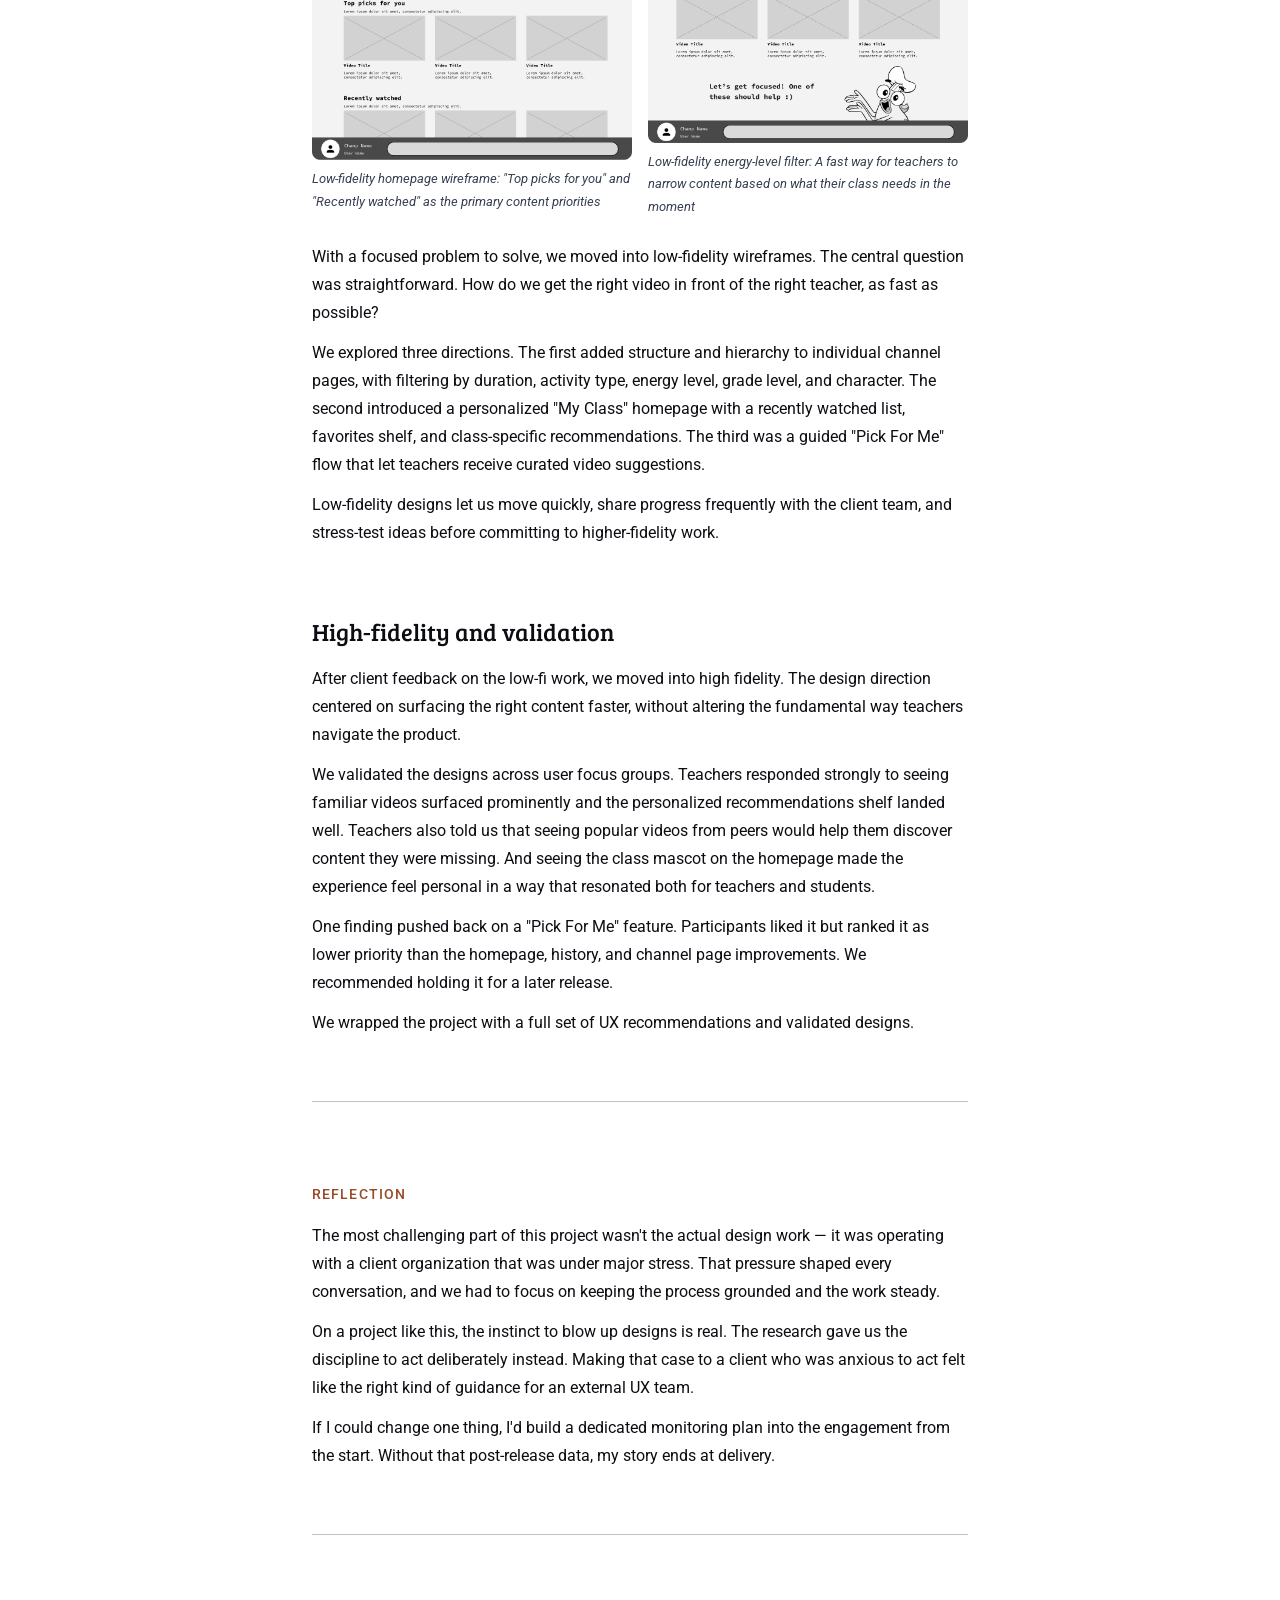
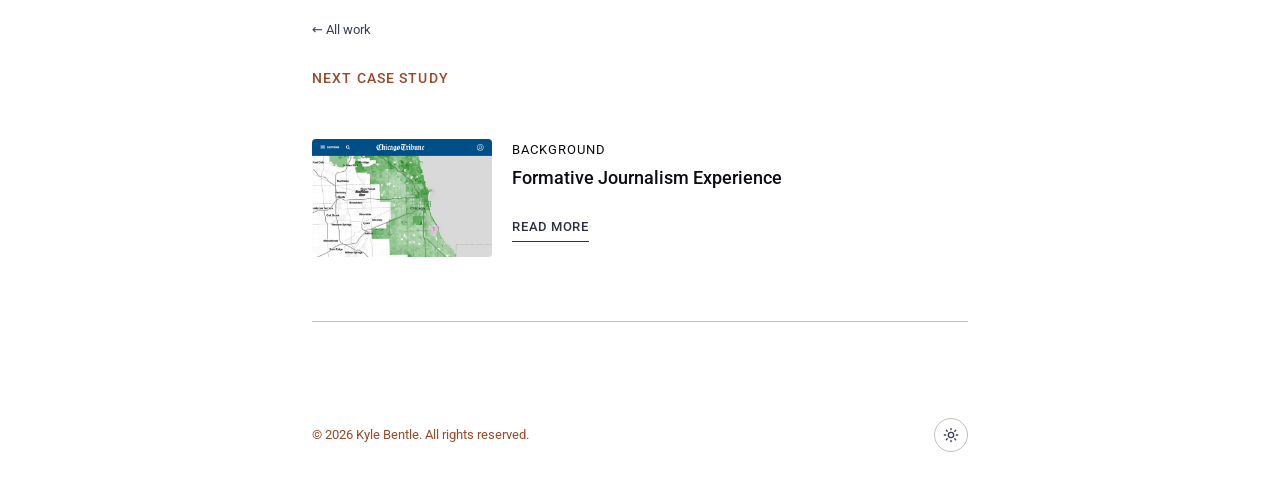
<file: case-studies/gonoodle/index.html>
<!DOCTYPE html>
<html lang="en">
<head>
  <!-- Google tag (gtag.js) -->
  <script async src="https://www.googletagmanager.com/gtag/js?id=G-E7SZZ36WZQ"></script>
  <script>
    window.dataLayer = window.dataLayer || [];
    function gtag(){dataLayer.push(arguments);}
    gtag('js', new Date());

    gtag('config', 'G-E7SZZ36WZQ');
  </script>
  <meta charset="UTF-8" />
  <script>
    // Applies a saved dark/light choice before the page paints, so there's no flash of the wrong color
    (function () {
      var t = localStorage.getItem('theme');
      if (t) document.documentElement.setAttribute('data-theme', t);
    })();
  </script>
  <meta name="viewport" content="width=device-width, initial-scale=1.0" />
  <meta name="description" content="A UX triage engagement: Diagnosing user backlash after a redesign and determining a path forward." />
  <meta name="robots" content="noindex" />
  <title>GoNoodle / Kyle Bentle</title>
  <link rel="preconnect" href="https://fonts.googleapis.com">
  <link rel="preconnect" href="https://fonts.gstatic.com" crossorigin>
  <link href="https://fonts.googleapis.com/css2?family=Bree+Serif&family=Roboto:ital,wght@0,400;0,500;0,700;1,400&display=swap" rel="stylesheet">
  <link rel="stylesheet" href="../../css/style.css" />
  <link rel="icon" type="image/png" href="/favicon-96x96.png" sizes="96x96" />
  <link rel="icon" type="image/svg+xml" href="/favicon.svg" />
  <link rel="shortcut icon" href="/favicon.ico" />
  <link rel="apple-touch-icon" sizes="180x180" href="/apple-touch-icon.png" />
  <link rel="manifest" href="/site.webmanifest" />
</head>
<body>
  <a href="#main-content" class="skip-link">Skip to main content</a>

  <!-- NAV -->
  <nav class="nav">
    <a href="/" class="nav__brand">Kyle Bentle</a>
    <ul class="nav__links">
      <li><a href="/" class="nav__link">Home</a></li>
      <li><a href="/case-studies/" class="nav__link nav__link--active">Case Studies</a></li>
      <li><a href="/resume.html" class="nav__link">Resume</a></li>
    </ul>
  </nav>

  <!-- MAIN CONTENT -->
  <main class="cs-page" id="main-content">

    <!-- HERO BAND -->
    <div class="cs-hero-band">

      <div class="cs-wide-wrap">
        <div class="hero">
          <h1 class="hero__title">GoNoodle: UX Triage</h1>
        </div>
      </div><!-- /cs-wide-wrap -->

      <img
        src="images/gn-hero.png"
        alt="GoNoodle redesigned platform on desktop and mobile"
        class="cs-hero-img"
      />

    </div><!-- /cs-hero-band -->

    <div class="page-wrap">

    <!-- Project meta: role, status, client -->
    <div class="cs-meta">
      <div class="cs-meta__item">
        <span class="cs-meta__label">Role</span>
      
        <span class="cs-meta__value">Lead designer</span>
      </div>
      <div class="cs-meta__item">
        <span class="cs-meta__label">Status</span>
        <span class="cs-meta__value">Released into the product</span>
      </div>
      <div class="cs-meta__item">
        <span class="cs-meta__label">Client</span>
        <span class="cs-meta__value">GoNoodle, a movement and mindfulness video platform used in more than 80% of US public elementary schools</span>
      </div>
    </div>

    <!-- THE PROBLEM -->
    <div class="section">
      <h2 class="section__label">The Problem</h2>
      <p class="cs-body">
        GoNoodle gives teachers a way to build short movement and transition breaks into the school day, the kind of tool that becomes part of a classroom's rhythm.
      </p>
      <p class="cs-body">
        In 2023, GoNoodle released a redesign of the platform. Users were angry. Sentiment turned negative, and the number of teachers regularly using the product dropped significantly. My team was brought in as an external UX partner with a clear mission: Figure out what went wrong, reduce the fallout, and fix it.
      </p>
      <p class="cs-body">
        This project was also time-sensitive. We had about four weeks to validate the problem, address it with new designs and re-test.
      </p>
    </div>

    <!-- THE SOLUTION -->
    <div class="section">
      <h2 class="section__label">The Solution</h2>

      <figure class="cs-figure">
        <img src="images/gn-solution-classfavs.png" alt="GoNoodle homepage with My Class Favorites section" class="cs-figure__img" />
        <figcaption class="cs-caption">My Class Favorites surfaced on the homepage, the videos a teacher returns to most</figcaption>
      </figure>

      <p class="cs-body">
        The first instinct in a situation like this is to redesign again. Something isn't working, so you rebuild it. But one of the most important things we established early on was that this instinct was wrong.
      </p>
      <p class="cs-body">
        Teachers had just experienced a major change to a product they used in front of their students every day. It landed right before back-to-school season, one of the highest-pressure moments in a teacher's year, when there's no room for a familiar tool to suddenly work differently. The anger wasn't about the look of the product, but the disruption: Routines broken, muscle memory no longer right, all at the worst time.
      </p>

      <figure class="cs-figure">
        <img src="images/gn-solution-mascot.png" alt="GoNoodle homepage with mascot menu" class="cs-figure__img" />
        <figcaption class="cs-caption">The class mascot doubles as a persistent access point for Watch History, Favorite Videos, and profile management</figcaption>
      </figure>

      <p class="cs-body">
        Introducing another round of sweeping changes would have worsened the problem, not solved it. We focused the design work on something that came up in our initial research again and again: Teachers couldn't find their students' favorite videos. 
      </p>
      <p class="cs-body">
        The solution needed to be targeted and restrained. We made focused changes in three areas of the product. On the homepage, we surfaced favorited videos, added a recently watched list, and introduced personalized recommendations tailored to each teacher's class. On channel pages, we added structure, hierarchy, and filtering so teachers could quickly narrow down to what was relevant. And we gave the class mascot more prominence at the moment points are awarded, restoring a moment of delight that the redesign had removed.
      </p>

      <figure class="cs-figure">
        <img src="images/gn-solution-history.png" alt="GoNoodle Watch History page for a class" class="cs-figure__img" />
        <figcaption class="cs-caption">Watch History: Videos a teacher has recently played, organized by day and available in a single dedicated view</figcaption>
      </figure>

      <figure class="cs-figure">
        <img src="images/gn-solution-filters.png" alt="GoNoodle filter panel open over a video grid, with options for Duration, Activity Type, Energy Level, and Characters" class="cs-figure__img" />
        <figcaption class="cs-caption">Content filtering, teachers can narrow by duration, activity type, energy level, grade level, and characters to find the right video fast</figcaption>
      </figure>
    </div>

    <!-- IMPACT -->
    <div class="section">
      <h2 class="section__label">The Impact</h2>
      <p class="cs-body">
        As a one-time consulting engagement, I didn't have access to post-release data. The designs continued shipping into the product after we wrapped.
      </p>
    </div>

    <!-- THE PROCESS -->
    <div class="section">
      <h2 class="section__label">The Process</h2>

      <!-- Step 1 -->
      <h3 class="cs-sub-heading">Understanding the real source of frustration</h3>
      <p class="cs-body">
        We started by analyzing responses from a GoNoodle survey, looking for themes that could focus the project. What surfaced early was consistent. Teachers had too many clicks to get to the videos they used regularly, and they were running into that friction in real time, in class in front of their students.
      </p>
      <p class="cs-body">
        From there, I conducted focused interviews with current users. The goal was to understand how teachers actually use GoNoodle in the classroom and what had changed since the redesign.
      </p>
      <p class="cs-body">
        What emerged from the interviews wasn't a single clear culprit. The dissatisfaction came from an accumulation of smaller pain points. The way users found videos had changed. Established routines had been disrupted. And most importantly, teachers hadn't known the change was coming until they were already in the classroom, students watching, trying to pull up a familiar video that no longer behaved the way they expected. Teachers had set routines, and the redesign broke those routines without warning.
      </p>

      <!-- Step 2 -->
      <h3 class="cs-sub-heading">Validating at scale before going deep</h3>
      <p class="cs-body">
        To pressure-test the findings, we sent a survey to 700+ GoNoodle users. We also developed a set of low-fidelity design concepts addressing the pain points we'd identified and included them in the survey to gauge whether they moved the needle on satisfaction. We wanted to test ideas quickly before going high-fidelity rather than rushing in blind.
      </p>
      <p class="cs-body">
        The results focused our path forward. The overall top contributing factor to dissatisfaction was the ability to quickly find and play video. Despite a large library of videos, teachers tend to pick videos they've seen before and know their students like. The content they relied on most wasn't where they expected it to be.
      </p>
      <p class="cs-body">
        The survey also confirmed what not to focus on. Most teachers were satisfied with GoNoodle's visual design, which ruled out aesthetics as a meaningful factor in the loss of users.
      </p>

      <!-- Step 3 -->
      <h3 class="cs-sub-heading">Low-fidelity design: Moving fast with a clear constraint</h3>
      <div class="cs-process-pair__images">
        <figure class="cs-figure">
          <img src="images/gn-process-1.png" alt="Lo-fi wireframe of GoNoodle homepage" class="cs-figure__img" />
          <figcaption class="cs-caption">Low-fidelity homepage wireframe: "Top picks for you" and "Recently watched" as the primary content priorities</figcaption>
        </figure>
        <figure class="cs-figure">
          <img src="images/gn-process-2.png" alt="Lo-fi wireframe of GoNoodle energy level filter" class="cs-figure__img" />
          <figcaption class="cs-caption">Low-fidelity energy-level filter: A fast way for teachers to narrow content based on what their class needs in the moment</figcaption>
        </figure>
      </div>
      <p class="cs-body">
        With a focused problem to solve, we moved into low-fidelity wireframes. The central question was straightforward. How do we get the right video in front of the right teacher, as fast as possible?
      </p>
      <p class="cs-body">
        We explored three directions. The first added structure and hierarchy to individual channel pages, with filtering by duration, activity type, energy level, grade level, and character. The second introduced a personalized "My Class" homepage with a recently watched list, favorites shelf, and class-specific recommendations. The third was a guided "Pick For Me" flow that let teachers receive curated video suggestions.
      </p>
      <p class="cs-body">
        Low-fidelity designs let us move quickly, share progress frequently with the client team, and stress-test ideas before committing to higher-fidelity work.
      </p>

      <!-- Step 4 -->
      <h3 class="cs-sub-heading">High-fidelity and validation</h3>
      <p class="cs-body">
        After client feedback on the low-fi work, we moved into high fidelity. The design direction centered on surfacing the right content faster, without altering the fundamental way teachers navigate the product.
      </p>
      <p class="cs-body">
        We validated the designs across user focus groups. Teachers responded strongly to seeing familiar videos surfaced prominently and the personalized recommendations shelf landed well. Teachers also told us that seeing popular videos from peers would help them discover content they were missing. And seeing the class mascot on the homepage made the experience feel personal in a way that resonated both for teachers and students.
      </p>
      <p class="cs-body">
        One finding pushed back on a "Pick For Me" feature. Participants liked it but ranked it as lower priority than the homepage, history, and channel page improvements. We recommended holding it for a later release.
      </p>
      <p class="cs-body">
        We wrapped the project with a full set of UX recommendations and validated designs.
      </p>
    </div>

    <!-- REFLECTION -->
    <div class="section">
      <h2 class="section__label">Reflection</h2>
      <p class="cs-body">
        The most challenging part of this project wasn't the actual design work — it was operating with a client organization that was under major stress. That pressure shaped every conversation, and we had to focus on keeping the process grounded and the work steady.
      </p>
      <p class="cs-body">
        On a project like this, the instinct to blow up designs is real. The research gave us the discipline to act deliberately instead. Making that case to a client who was anxious to act felt like the right kind of guidance for an external UX team.
      </p>
      <p class="cs-body">
        If I could change one thing, I'd build a dedicated monitoring plan into the engagement from the start. Without that post-release data, my story ends at delivery.
      </p>
    </div>

    <!-- NEXT CASE STUDY -->
    <div class="section cs-next">
      <a href="/case-studies/" class="cs-next__back-link">← All work</a>
      <h2 class="section__label">Next Case Study</h2>
      <article class="case-study-card">
        <div class="case-study-card__image">
          <img src="../journalism/images/journalism-thumb.png" alt="Journalism case study thumbnail" class="case-study-card__thumb" />
        </div>
        <div class="case-study-card__body">
          <p class="case-study-card__label">Background</p>
          <h3 class="case-study-card__title"><a href="/case-studies/journalism/">Formative Journalism Experience</a></h3>
          <a href="/case-studies/journalism/" class="cta-link" aria-label="Read more about Formative Journalism Experience">Read more</a>
        </div>
      </article>
    </div>

    </div><!-- /page-wrap -->
  </main>

  <!-- FOOTER -->
  <footer class="page-wrap">
    <div class="footer">
      <p class="footer__text">© 2026 Kyle Bentle. All rights reserved.</p>
      <button type="button" class="theme-toggle" aria-pressed="false" aria-label="Toggle dark mode" title="Toggle dark mode">
        <svg class="theme-toggle__icon theme-toggle__icon--sun" xmlns="http://www.w3.org/2000/svg" viewBox="0 0 24 24" fill="none" stroke="currentColor" stroke-width="2" stroke-linecap="round" stroke-linejoin="round" aria-hidden="true"><circle cx="12" cy="12" r="4"/><path d="M12 2v2M12 20v2M4.93 4.93l1.41 1.41M17.66 17.66l1.41 1.41M2 12h2M20 12h2M6.34 17.66l-1.41 1.41M19.07 4.93l-1.41 1.41"/></svg>
        <svg class="theme-toggle__icon theme-toggle__icon--moon" xmlns="http://www.w3.org/2000/svg" viewBox="0 0 24 24" fill="none" stroke="currentColor" stroke-width="2" stroke-linecap="round" stroke-linejoin="round" aria-hidden="true"><path d="M21 12.79A9 9 0 1 1 11.21 3 7 7 0 0 0 21 12.79Z"/></svg>
      </button>
    </div>
  </footer>

  <script src="/js/theme.js"></script>
</body>
</html>
</file>
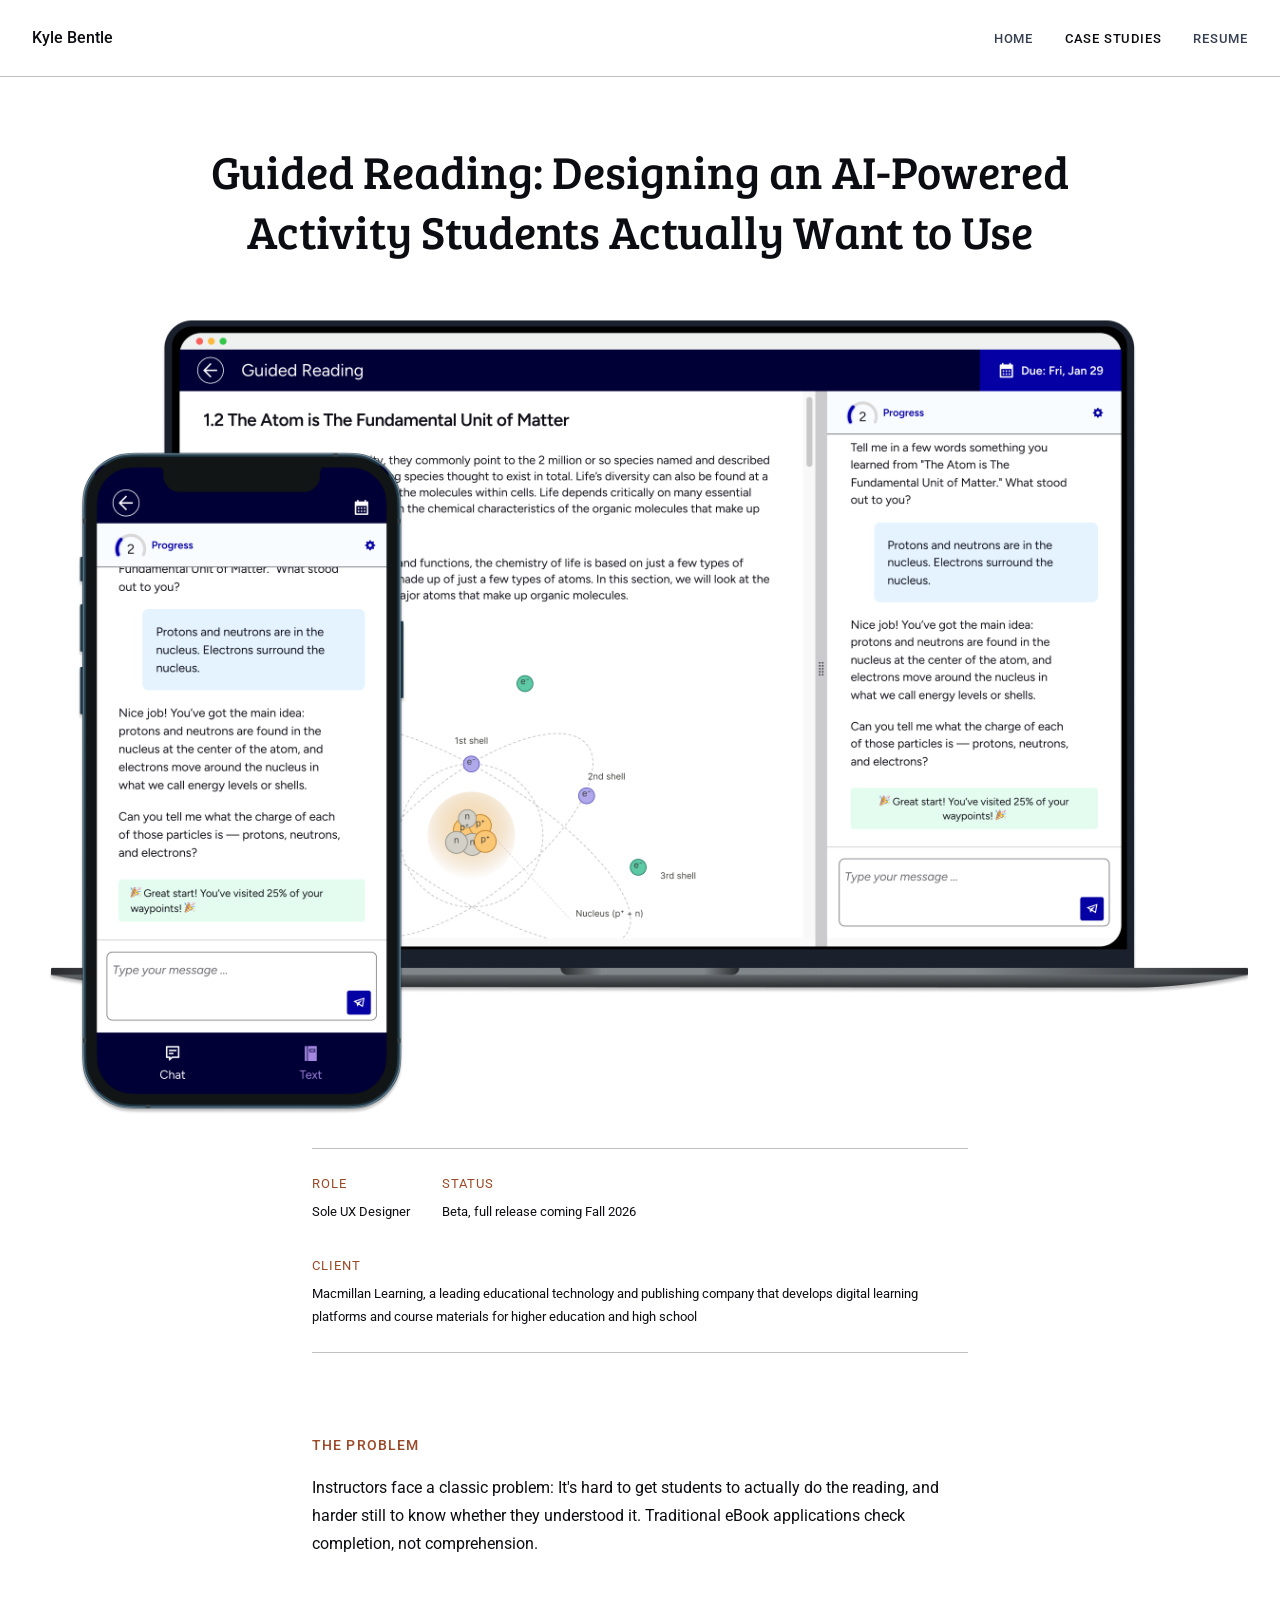
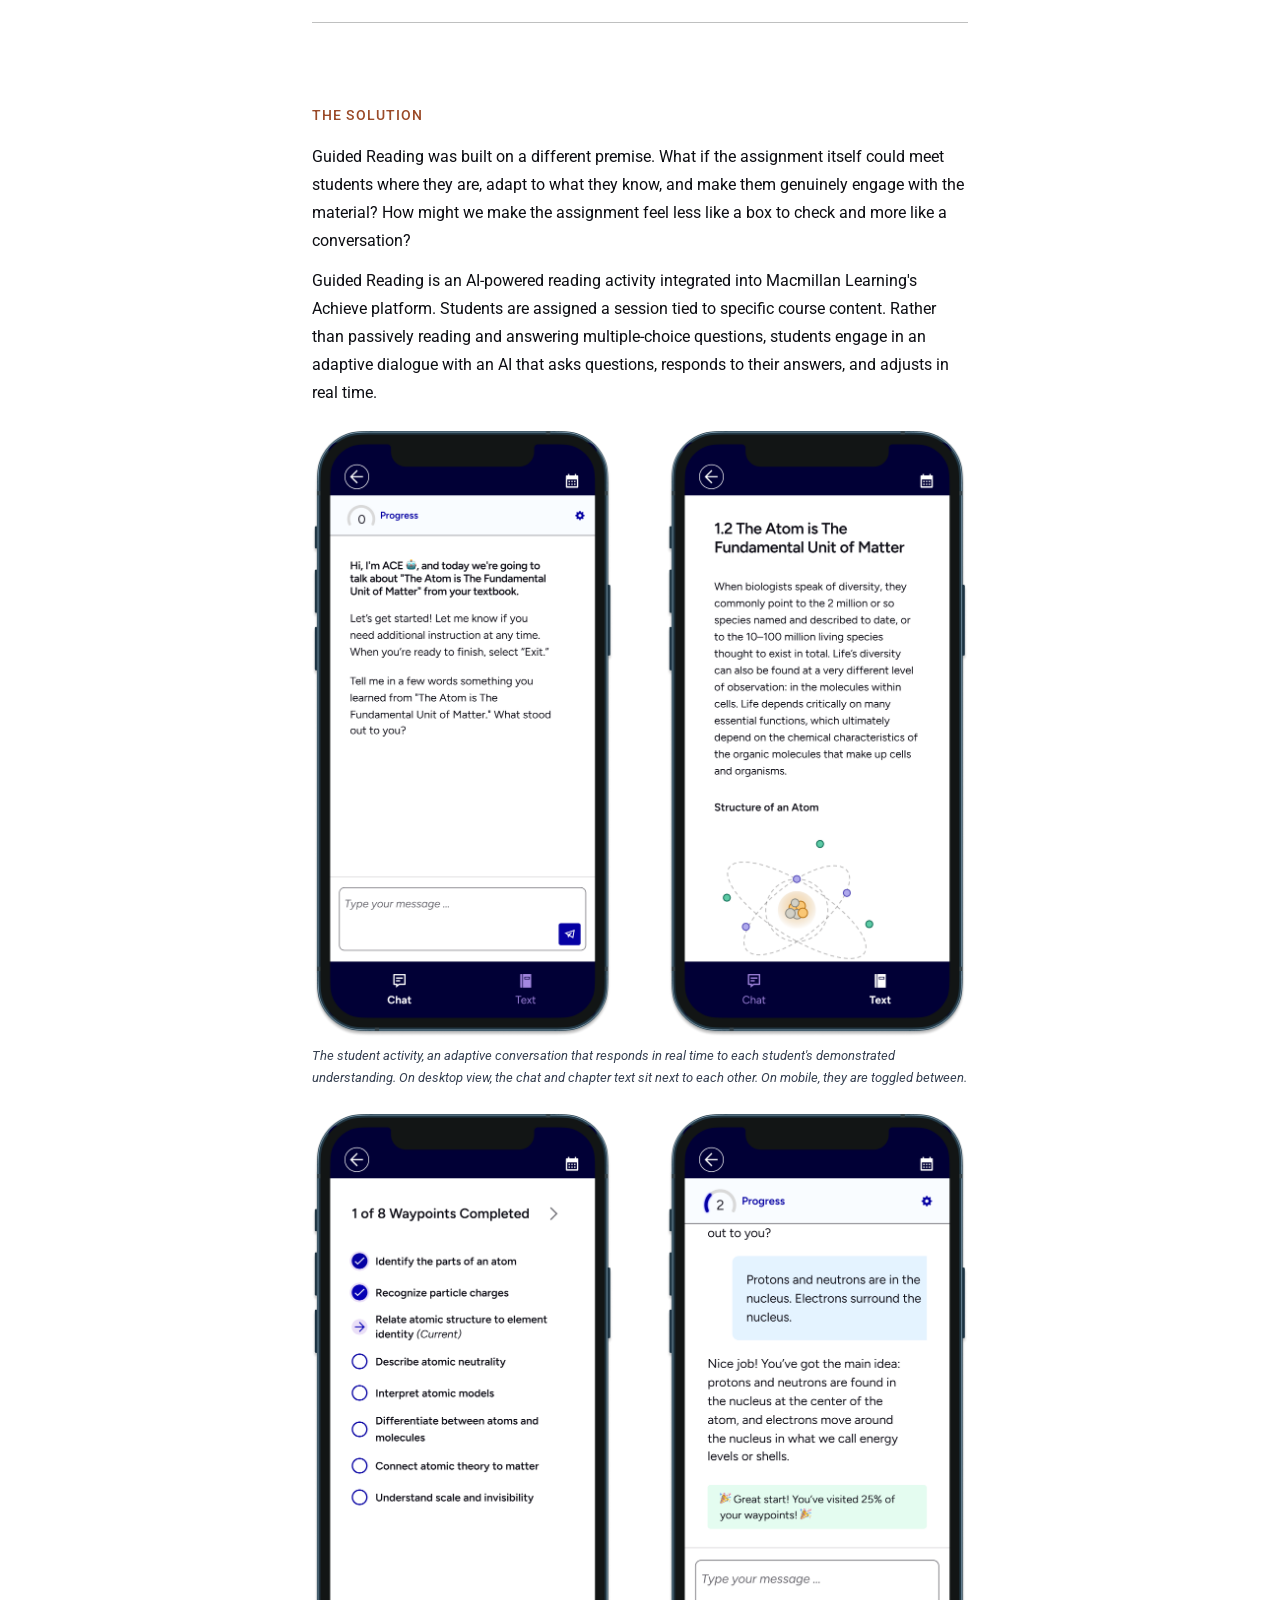
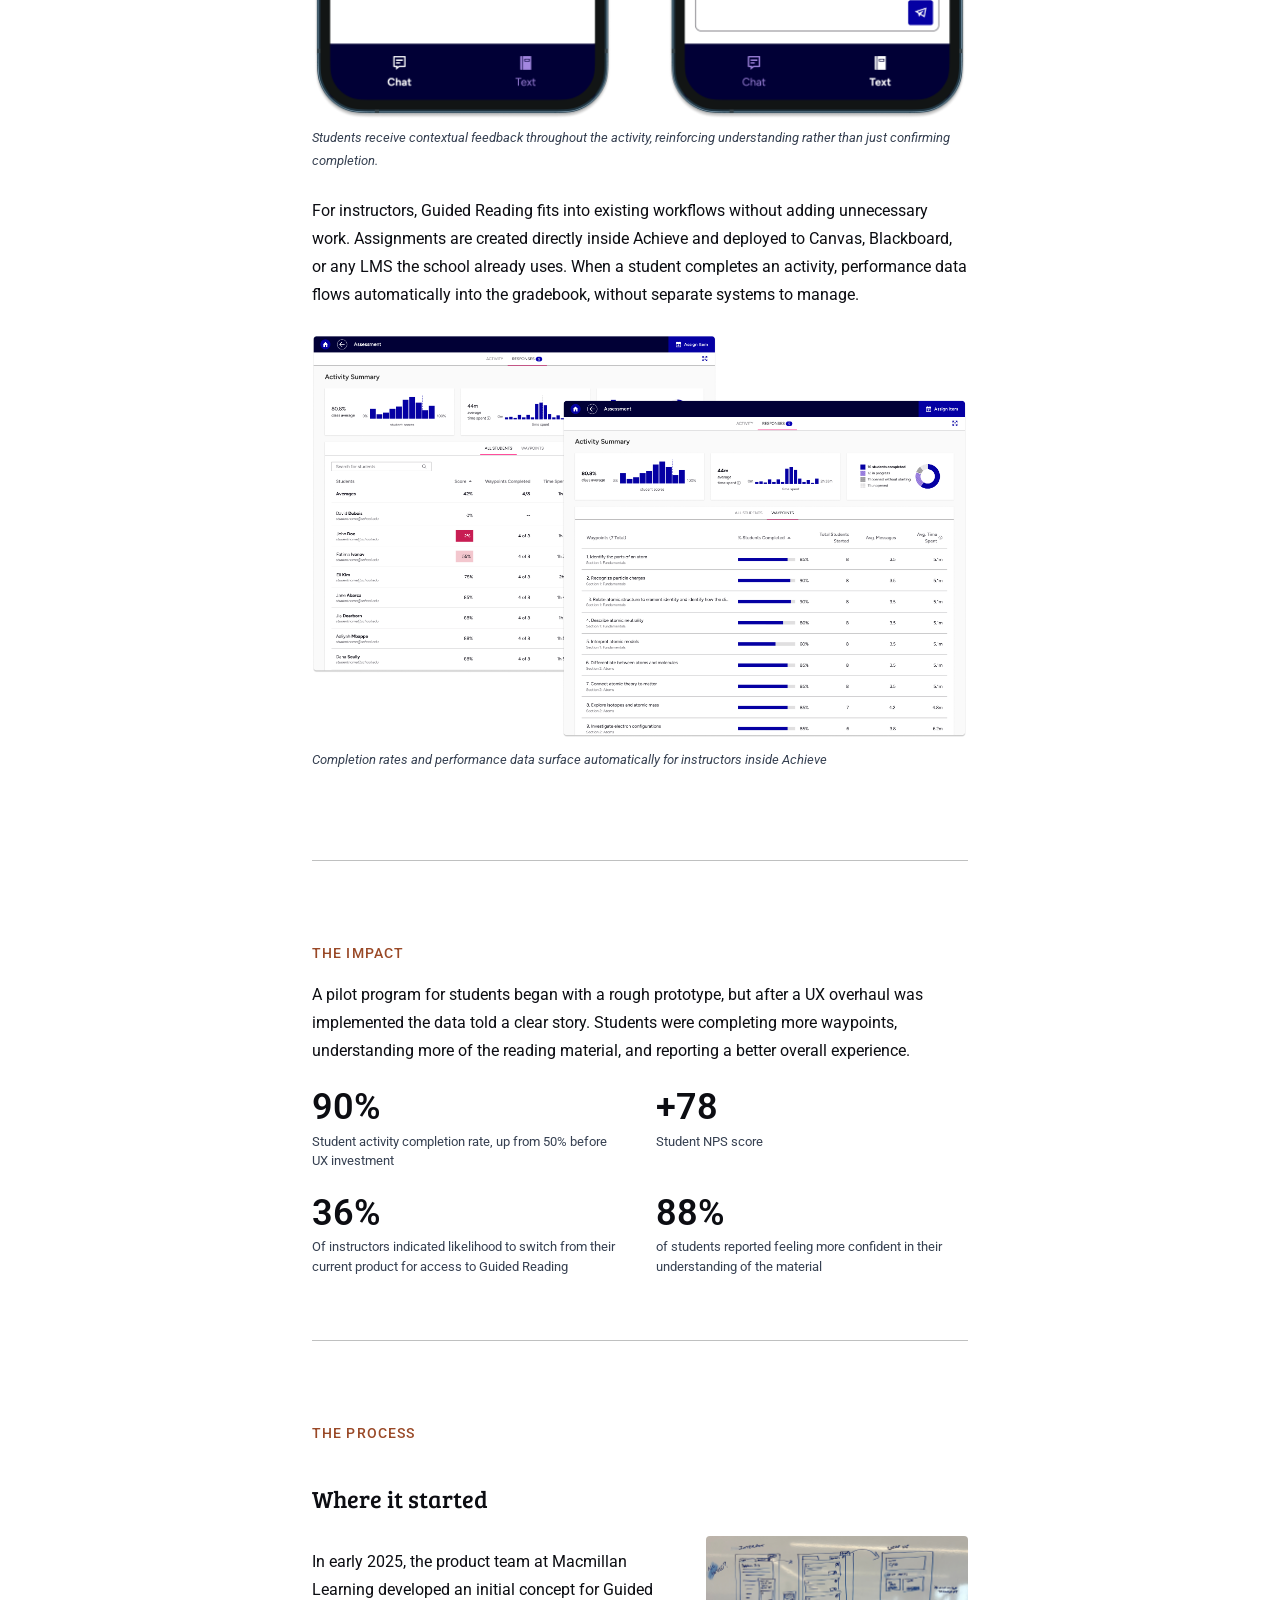
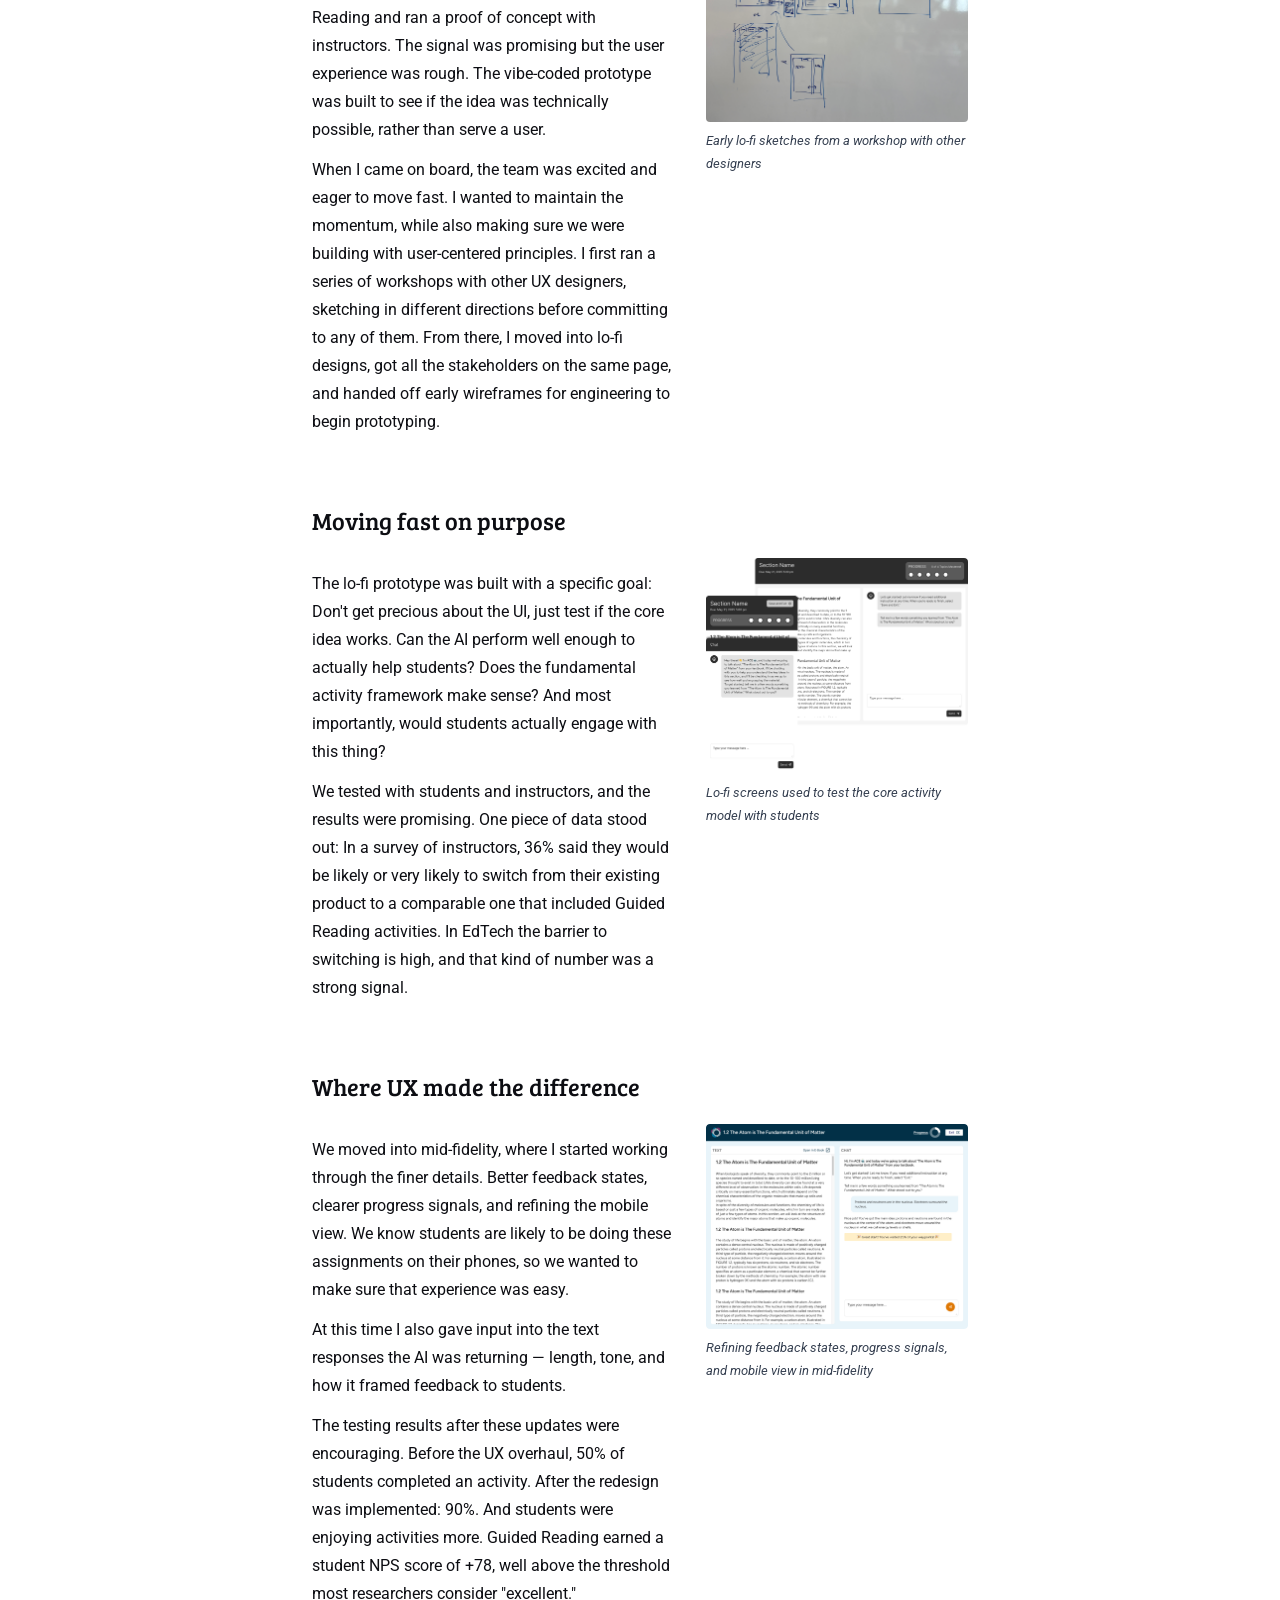
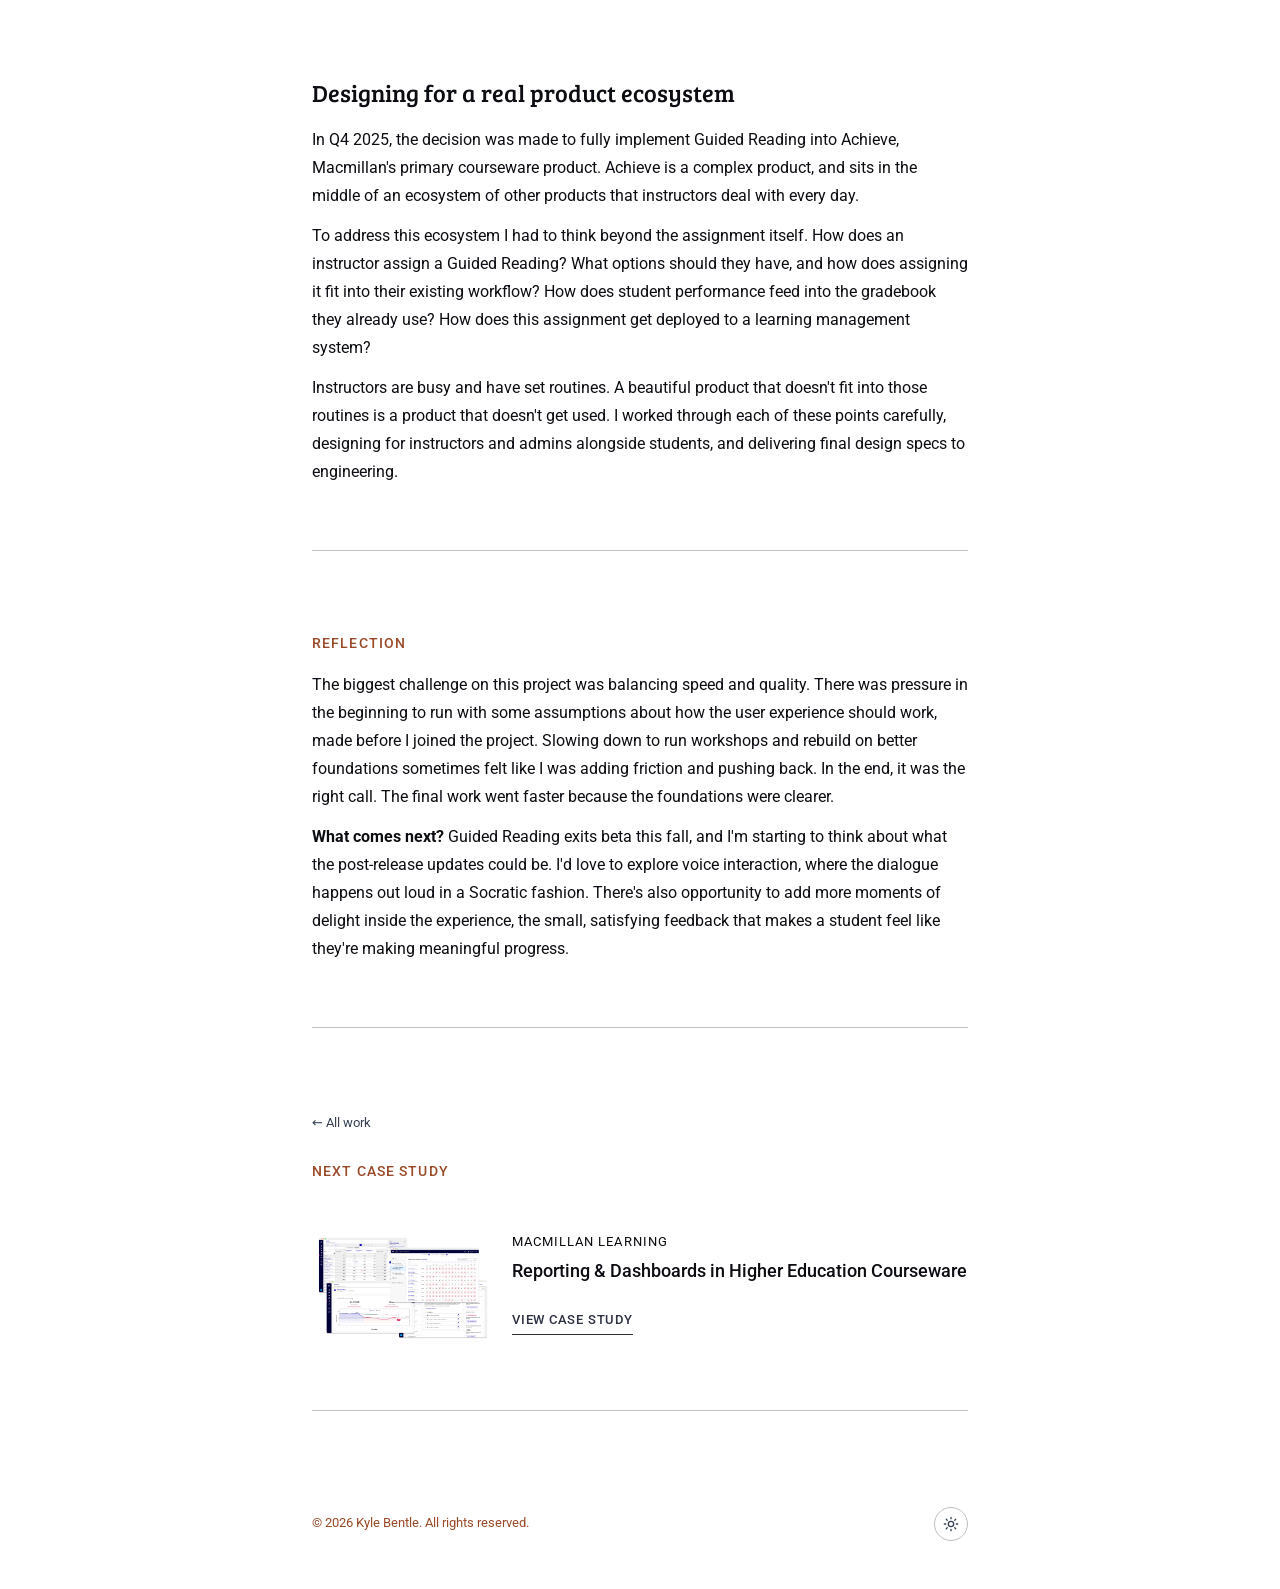
<file: case-studies/guided-reading/index.html>
<!DOCTYPE html>
<html lang="en">
<head>
  <!-- Google tag (gtag.js) -->
  <script async src="https://www.googletagmanager.com/gtag/js?id=G-E7SZZ36WZQ"></script>
  <script>
    window.dataLayer = window.dataLayer || [];
    function gtag(){dataLayer.push(arguments);}
    gtag('js', new Date());

    gtag('config', 'G-E7SZZ36WZQ');
  </script>
  <meta charset="UTF-8" />
  <script>
    // Applies a saved dark/light choice before the page paints, so there's no flash of the wrong color
    (function () {
      var t = localStorage.getItem('theme');
      if (t) document.documentElement.setAttribute('data-theme', t);
    })();
  </script>
  <meta name="viewport" content="width=device-width, initial-scale=1.0" />
  <meta name="description" content="How an AI-powered reading concept went from rough proof of concept to validated product, boosting student completion from 50% to 90%." />
  <meta name="robots" content="noindex" />
  <title>Guided Reading / Kyle Bentle</title>
  <link rel="preconnect" href="https://fonts.googleapis.com">
  <link rel="preconnect" href="https://fonts.gstatic.com" crossorigin>
  <link href="https://fonts.googleapis.com/css2?family=Bree+Serif&family=Roboto:ital,wght@0,400;0,500;0,700;1,400&display=swap" rel="stylesheet">
  <link rel="stylesheet" href="../../css/style.css" />
  <link rel="icon" type="image/png" href="/favicon-96x96.png" sizes="96x96" />
  <link rel="icon" type="image/svg+xml" href="/favicon.svg" />
  <link rel="shortcut icon" href="/favicon.ico" />
  <link rel="apple-touch-icon" sizes="180x180" href="/apple-touch-icon.png" />
  <link rel="manifest" href="/site.webmanifest" />
</head>
<body>
  <a href="#main-content" class="skip-link">Skip to main content</a>

  <!-- NAV -->
  <nav class="nav">
    <a href="/" class="nav__brand">Kyle Bentle</a>
    <ul class="nav__links">
      <li><a href="/" class="nav__link">Home</a></li>
      <li><a href="/case-studies/" class="nav__link nav__link--active">Case Studies</a></li>
      <li><a href="/resume.html" class="nav__link">Resume</a></li>
    </ul>
  </nav>

  <!-- MAIN CONTENT -->
  <main class="cs-page" id="main-content">

    <!-- HERO BAND -->
    <div class="cs-hero-band">

      <div class="cs-wide-wrap">
        <div class="hero">
          <h1 class="hero__title">Guided Reading: Designing an AI-Powered Activity Students Actually Want to Use</h1>
        </div>
      </div><!-- /cs-wide-wrap -->

      <img
        src="images/guided-reading-hero.png"
        alt="Guided Reading activity on mobile and desktop — a student answers AI-prompted comprehension questions in a chat interface alongside the reading text"
        class="cs-hero-img"
      />

    </div><!-- /cs-hero-band -->

    <div class="page-wrap">

    <!-- Project meta: role, status, client -->
    <div class="cs-meta">
      <div class="cs-meta__item">
        <span class="cs-meta__label">Role</span>
        <span class="cs-meta__value">Sole UX Designer</span>
      </div>
      <div class="cs-meta__item">
        <span class="cs-meta__label">Status</span>
        <span class="cs-meta__value">Beta, full release coming Fall 2026</span>
      </div>
      <div class="cs-meta__item">
        <span class="cs-meta__label">Client</span>
        <span class="cs-meta__value">Macmillan Learning, a leading educational technology and publishing company that develops digital learning platforms and course materials for higher education and high school</span>
      </div>
    </div>

    <!-- THE PROBLEM -->
    <div class="section">
      <h2 class="section__label">The Problem</h2>
      <p class="cs-body">
        Instructors face a classic problem: It's hard to get students to actually do the reading, and harder still to know whether they understood it. Traditional eBook applications check completion, not comprehension.
      </p>
    </div>

    <!-- THE SOLUTION -->
    <div class="section">
      <h2 class="section__label">The Solution</h2>
      <p class="cs-body">
        Guided Reading was built on a different premise. What if the assignment itself could meet students where they are, adapt to what they know, and make them genuinely engage with the material? How might we make the assignment feel less like a box to check and more like a conversation?
      </p>
      <p class="cs-body">
        Guided Reading is an AI-powered reading activity integrated into Macmillan Learning's Achieve platform. Students are assigned a session tied to specific course content. Rather than passively reading and answering multiple-choice questions, students engage in an adaptive dialogue with an AI that asks questions, responds to their answers, and adjusts in real time.
      </p>

      <figure class="cs-figure">
        <img src="images/guided-reading-solution-1.png" alt="The Guided Reading student activity interface" class="cs-figure__img" />
        <figcaption class="cs-caption">The student activity, an adaptive conversation that responds in real time to each student's demonstrated understanding. On desktop view, the chat and chapter text sit next to each other. On mobile, they are toggled between.</figcaption>
      </figure>

      <figure class="cs-figure">
        <img src="images/guided-reading-solution-2.png" alt="Guided Reading feedback states for students" class="cs-figure__img" />
        <figcaption class="cs-caption">Students receive contextual feedback throughout the activity, reinforcing understanding rather than just confirming completion.</figcaption>
      </figure>

      <p class="cs-body">
        For instructors, Guided Reading fits into existing workflows without adding unnecessary work. Assignments are created directly inside Achieve and deployed to Canvas, Blackboard, or any LMS the school already uses. When a student completes an activity, performance data flows automatically into the gradebook, without separate systems to manage.
      </p>

      <figure class="cs-figure">
        <img src="images/guided-reading-solution-3.png" alt="Instructor gradebook view inside Achieve" class="cs-figure__img" />
        <figcaption class="cs-caption">Completion rates and performance data surface automatically for instructors inside Achieve</figcaption>
      </figure>
    </div>

    <!-- IMPACT -->
    <div class="section">
      <h2 class="section__label">The Impact</h2>
      <p class="cs-body">
        A pilot program for students began with a rough prototype, but after a UX overhaul was implemented the data told a clear story. Students were completing more waypoints, understanding more of the reading material, and reporting a better overall experience.
      </p>
      <div class="cs-stat-grid">
        <div class="cs-stat">
          <p class="cs-stat__number">90%</p>
          <p class="cs-stat__label">Student activity completion rate, up from 50% before UX investment</p>
        </div>
        <div class="cs-stat">
          <p class="cs-stat__number">+78</p>
          <p class="cs-stat__label">Student NPS score</p>
        </div>
        <div class="cs-stat">
          <p class="cs-stat__number">36%</p>
          <p class="cs-stat__label">Of instructors indicated likelihood to switch from their current product for access to Guided Reading</p>
        </div>
        <div class="cs-stat">
          <p class="cs-stat__number">88%</p>
          <p class="cs-stat__label">of students reported feeling more confident in their understanding of the material</p>
        </div>
      </div>
    </div>

    <!-- THE PROCESS -->
    <div class="section">
      <h2 class="section__label">The Process</h2>

      <!-- Step 1 -->
      <h3 class="cs-sub-heading">Where it started</h3>
      <div class="cs-process-step">
        <figure class="cs-process-figure">
          <img
            src="images/guided-reading-process-1.jpg"
            alt="Lo-fi sketches and wireframes from early workshops"
            class="cs-process-img"
          />
          <figcaption class="cs-caption">Early lo-fi sketches from a workshop with other designers</figcaption>
        </figure>
        <div class="cs-process-text">
          <p class="cs-body">
            In early 2025, the product team at Macmillan Learning developed an initial concept for Guided Reading and ran a proof of concept with instructors. The signal was promising but the user experience was rough. The vibe-coded prototype was built to see if the idea was technically possible, rather than serve a user.
          </p>
          <p class="cs-body">
            When I came on board, the team was excited and eager to move fast. I wanted to maintain the momentum, while also making sure we were building with user-centered principles. I first ran a series of workshops with other UX designers, sketching in different directions before committing to any of them. From there, I moved into lo-fi designs, got all the stakeholders on the same page, and handed off early wireframes for engineering to begin prototyping.
          </p>
        </div>
      </div>
      

      <!-- Step 2 -->
      <h3 class="cs-sub-heading">Moving fast on purpose</h3>
      <div class="cs-process-step">
        <figure class="cs-process-figure">
          <img
            src="images/guided-reading-process-2.png"
            alt="Lo-fi screens from the Moving Fast on Purpose phase"
            class="cs-process-img"
          />
          <figcaption class="cs-caption">Lo-fi screens used to test the core activity model with students</figcaption>
        </figure>
        <div class="cs-process-text">
          <p class="cs-body">
            The lo-fi prototype was built with a specific goal: Don't get precious about the UI, just test if the core idea works. Can the AI perform well enough to actually help students? Does the fundamental activity framework make sense? And most importantly, would students actually engage with this thing?
          </p>
          <p class="cs-body">
            We tested with students and instructors, and the results were promising. One piece of data stood out: In a survey of instructors, 36% said they would be likely or very likely to switch from their existing product to a comparable one that included Guided Reading activities. In EdTech the barrier to switching is high, and that kind of number was a strong signal.
          </p>
        </div>
      </div>


      <!-- Step 3 -->
      <h3 class="cs-sub-heading">Where UX made the difference</h3>
      <div class="cs-process-step">
        <figure class="cs-process-figure">
          <img
            src="images/guided-reading-process-3.png"
            alt="Mid-fidelity screens from the UX overhaul phase"
            class="cs-process-img"
          />
          <figcaption class="cs-caption">Refining feedback states, progress signals, and mobile view in mid-fidelity</figcaption>
        </figure>
        <div class="cs-process-text">
          <p class="cs-body">
            We moved into mid-fidelity, where I started working through the finer details. Better feedback states, clearer progress signals, and refining the mobile view. We know students are likely to be doing these assignments on their phones, so we wanted to make sure that experience was easy.
          </p>
          <p class="cs-body">
            At this time I also gave input into the text responses the AI was returning — length, tone, and how it framed feedback to students.
          </p>
          <p class="cs-body">
            The testing results after these updates were encouraging. Before the UX overhaul, 50% of students completed an activity. After the redesign was implemented: 90%. And students were enjoying activities more. Guided Reading earned a student NPS score of +78, well above the threshold most researchers consider "excellent."
          </p>
        </div>
      </div>

      <!-- Step 4 -->
      <h3 class="cs-sub-heading">Designing for a real product ecosystem</h3>
      <p class="cs-body">
        In Q4 2025, the decision was made to fully implement Guided Reading into Achieve, Macmillan's primary courseware product. Achieve is a complex product, and sits in the middle of an ecosystem of other products that instructors deal with every day.
      </p>
      <p class="cs-body">
        To address this ecosystem I had to think beyond the assignment itself. How does an instructor assign a Guided Reading? What options should they have, and how does assigning it fit into their existing workflow? How does student performance feed into the gradebook they already use? How does this assignment get deployed to a learning management system?
      </p>
      <p class="cs-body">
        Instructors are busy and have set routines. A beautiful product that doesn't fit into those routines is a product that doesn't get used. I worked through each of these points carefully, designing for instructors and admins alongside students, and delivering final design specs to engineering.
      </p>
    </div>

    <!-- REFLECTION -->
    <div class="section">
      <h2 class="section__label">Reflection</h2>
      <p class="cs-body">
        The biggest challenge on this project was balancing speed and quality. There was pressure in the beginning to run with some assumptions about how the user experience should work, made before I joined the project. Slowing down to run workshops and rebuild on better foundations sometimes felt like I was adding friction and pushing back. In the end, it was the right call. The final work went faster because the foundations were clearer. 
      </p>
      <p class="cs-body">
        <strong>What comes next?</strong> Guided Reading exits beta this fall, and I'm starting to think about what the post-release updates could be. I'd love to explore voice interaction, where the dialogue happens out loud in a Socratic fashion. There's also opportunity to add more moments of delight inside the experience, the small, satisfying feedback that makes a student feel like they're making meaningful progress.
      </p>
    </div>

    <!-- NEXT CASE STUDY -->
    <div class="section cs-next">
      <a href="/case-studies/" class="cs-next__back-link">← All work</a>
      <h2 class="section__label">Next Case Study</h2>
      <article class="case-study-card">
        <div class="case-study-card__image">
          <img src="../achieve/images/reporting-thumb.png" alt="Achieve reporting case study thumbnail" class="case-study-card__thumb" />
        </div>
        <div class="case-study-card__body">
          <p class="case-study-card__label">Macmillan Learning</p>
          <h3 class="case-study-card__title"><a href="/case-studies/achieve/">Reporting & Dashboards in Higher Education Courseware</a></h3>
          <a href="/case-studies/achieve/" class="cta-link" aria-label="View Achieve Reporting and Dashboards case study">View case study</a>
        </div>
      </article>
    </div>

    </div><!-- /page-wrap -->
  </main>

  <!-- FOOTER -->
  <footer class="page-wrap">
    <div class="footer">
      <p class="footer__text">© 2026 Kyle Bentle. All rights reserved.</p>
      <button type="button" class="theme-toggle" aria-pressed="false" aria-label="Toggle dark mode" title="Toggle dark mode">
        <svg class="theme-toggle__icon theme-toggle__icon--sun" xmlns="http://www.w3.org/2000/svg" viewBox="0 0 24 24" fill="none" stroke="currentColor" stroke-width="2" stroke-linecap="round" stroke-linejoin="round" aria-hidden="true"><circle cx="12" cy="12" r="4"/><path d="M12 2v2M12 20v2M4.93 4.93l1.41 1.41M17.66 17.66l1.41 1.41M2 12h2M20 12h2M6.34 17.66l-1.41 1.41M19.07 4.93l-1.41 1.41"/></svg>
        <svg class="theme-toggle__icon theme-toggle__icon--moon" xmlns="http://www.w3.org/2000/svg" viewBox="0 0 24 24" fill="none" stroke="currentColor" stroke-width="2" stroke-linecap="round" stroke-linejoin="round" aria-hidden="true"><path d="M21 12.79A9 9 0 1 1 11.21 3 7 7 0 0 0 21 12.79Z"/></svg>
      </button>
    </div>
  </footer>

  <script src="/js/theme.js"></script>
</body>
</html>
</file>
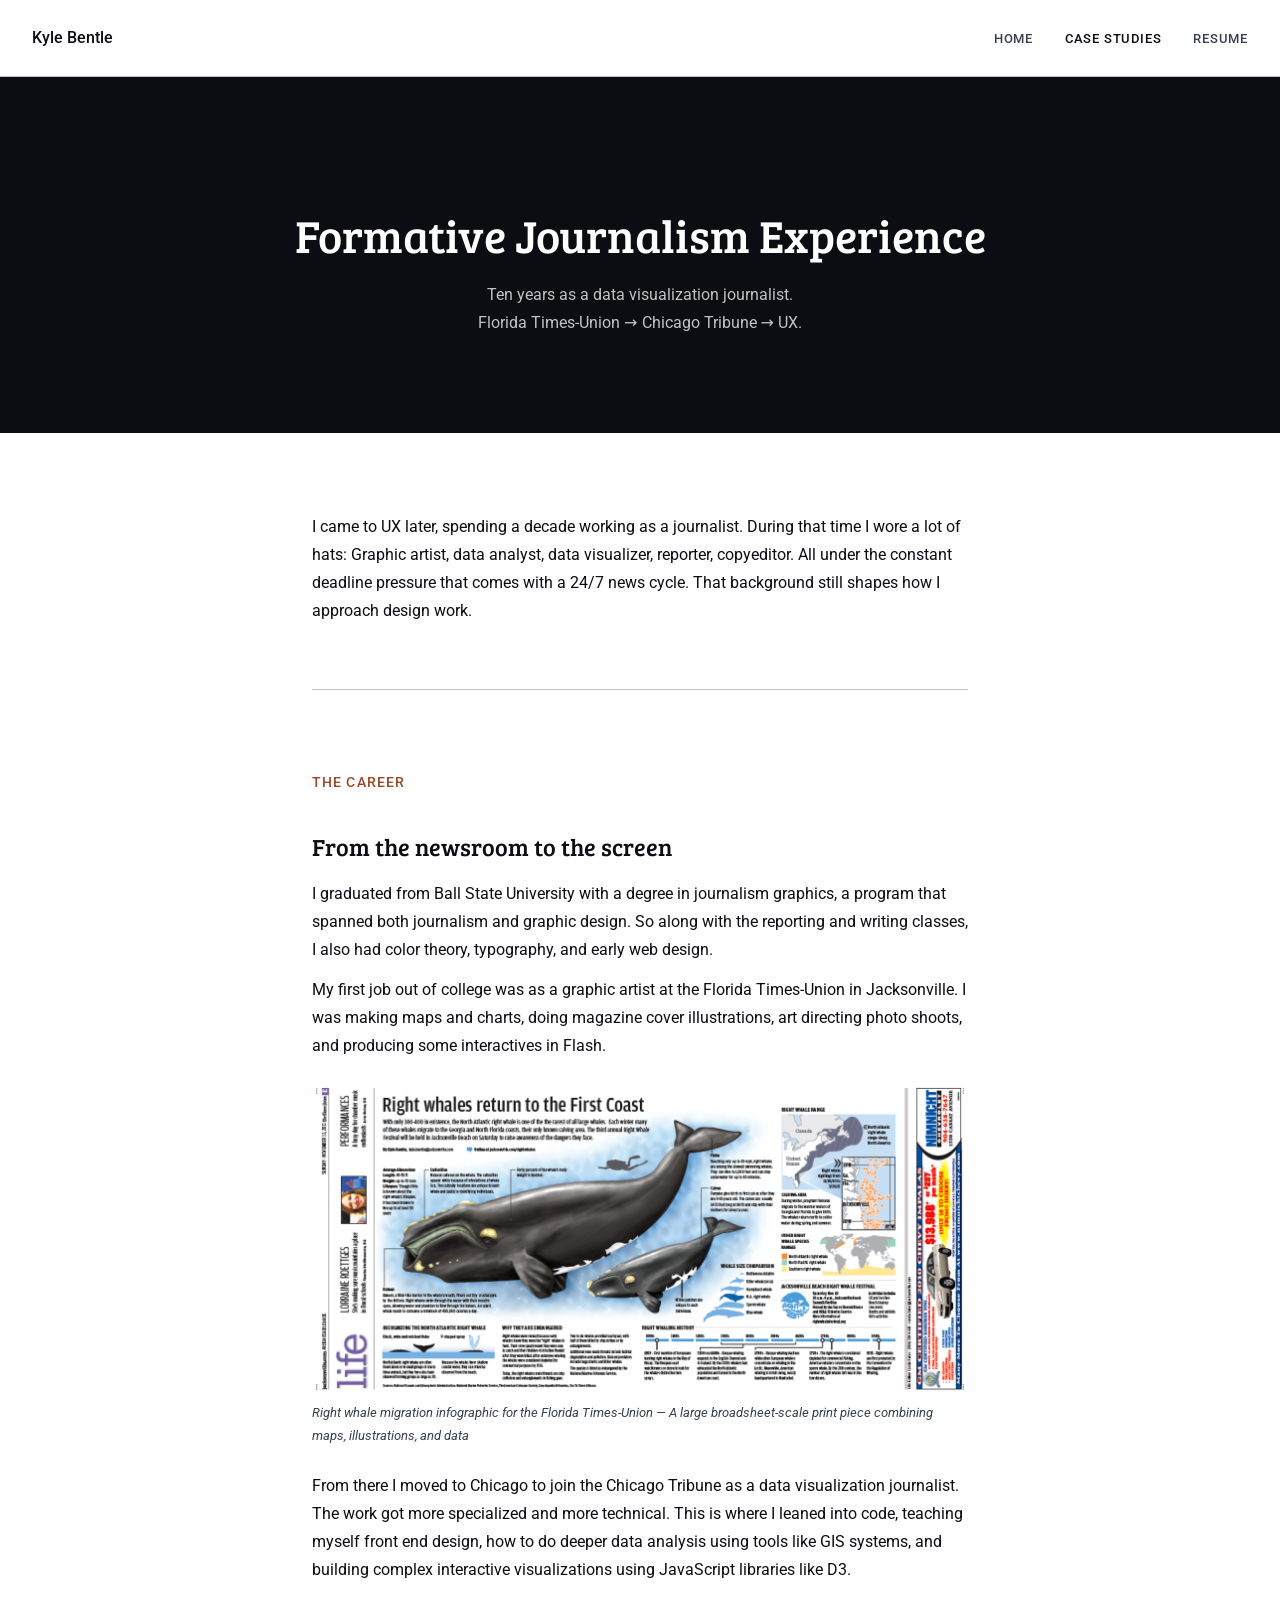
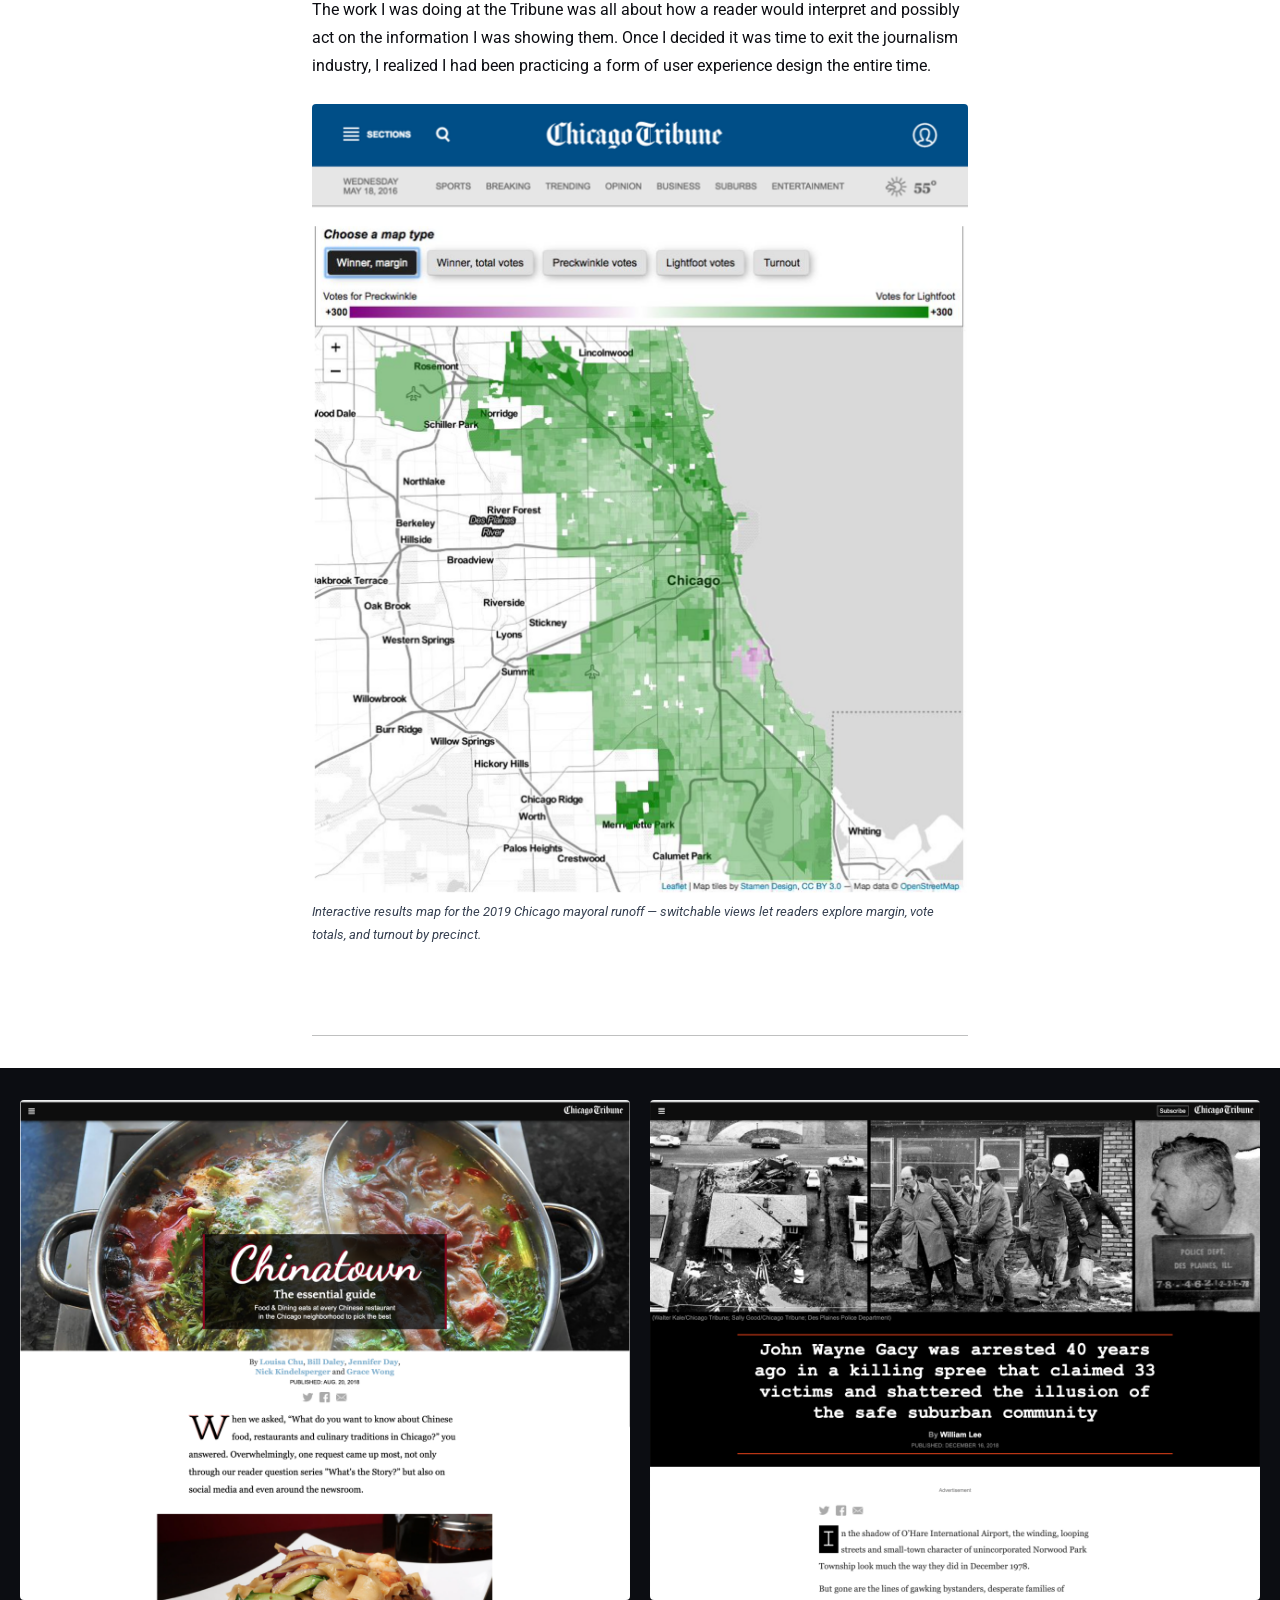
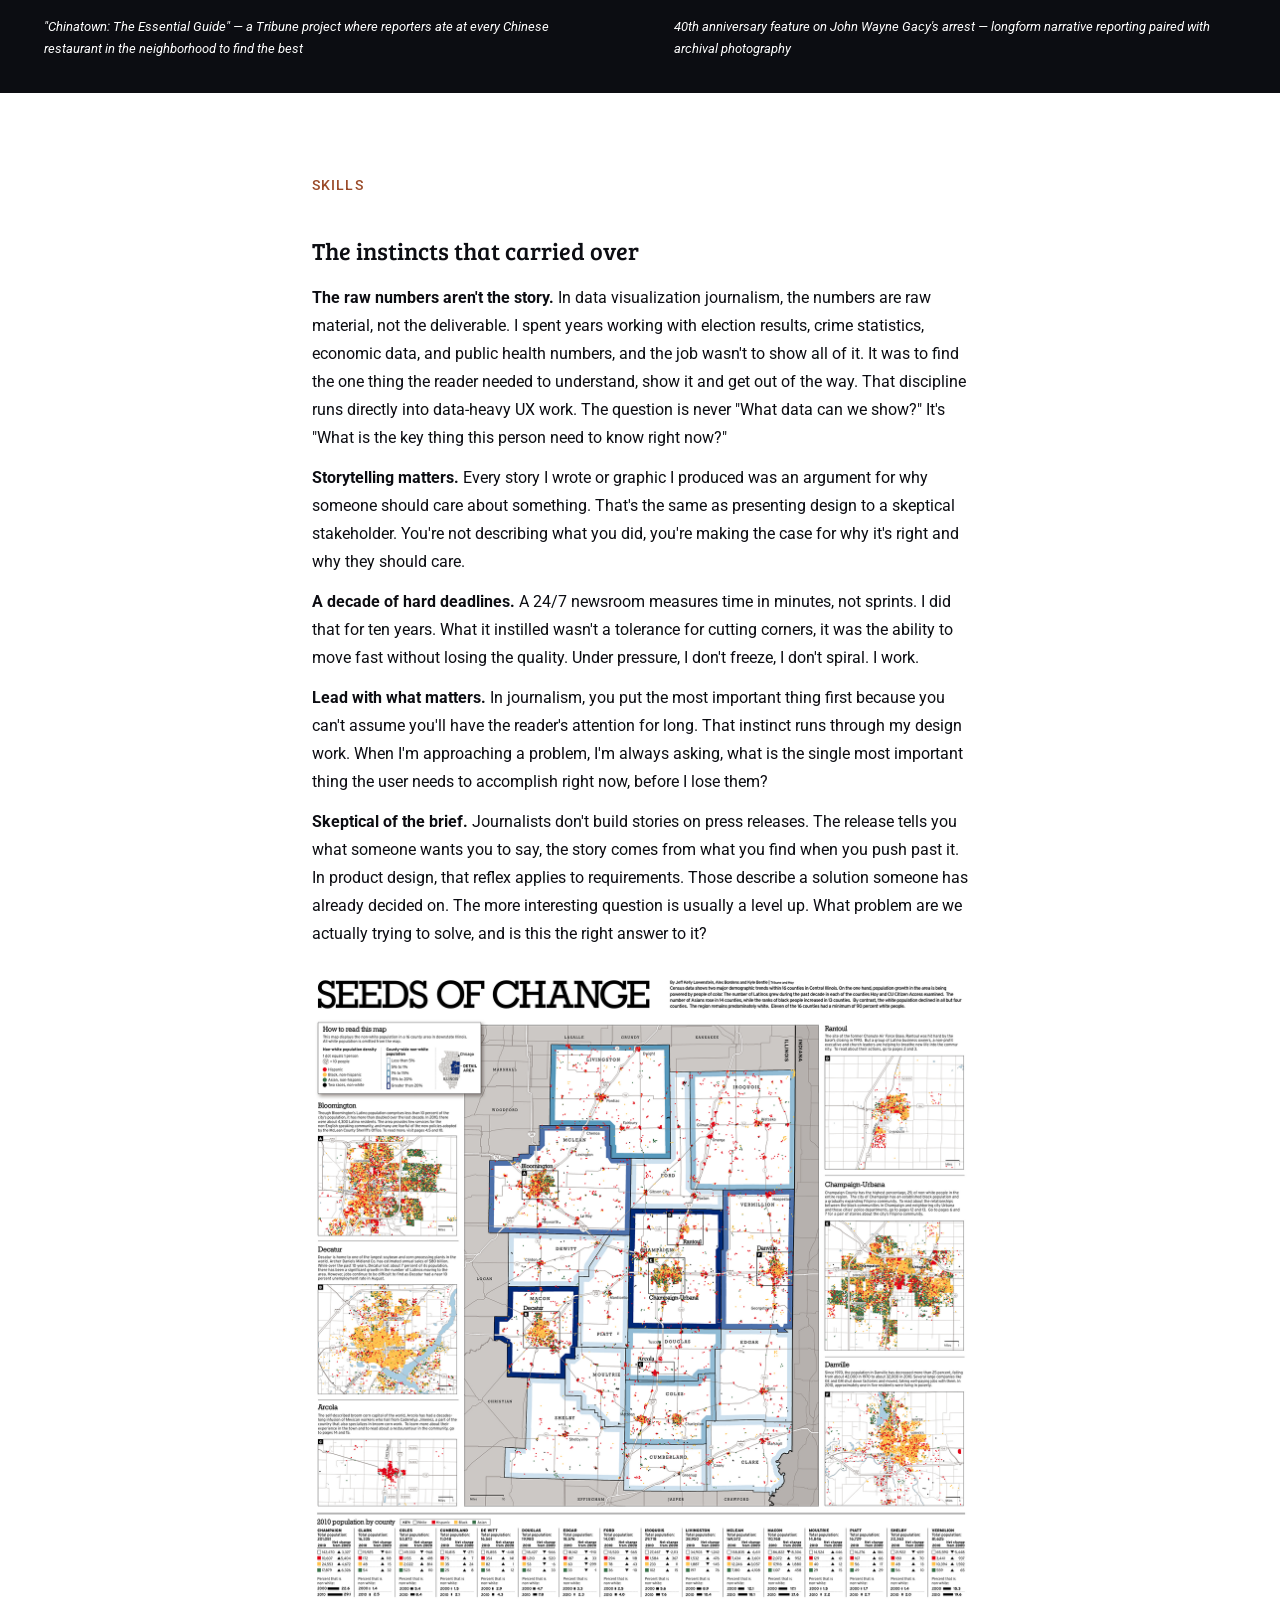
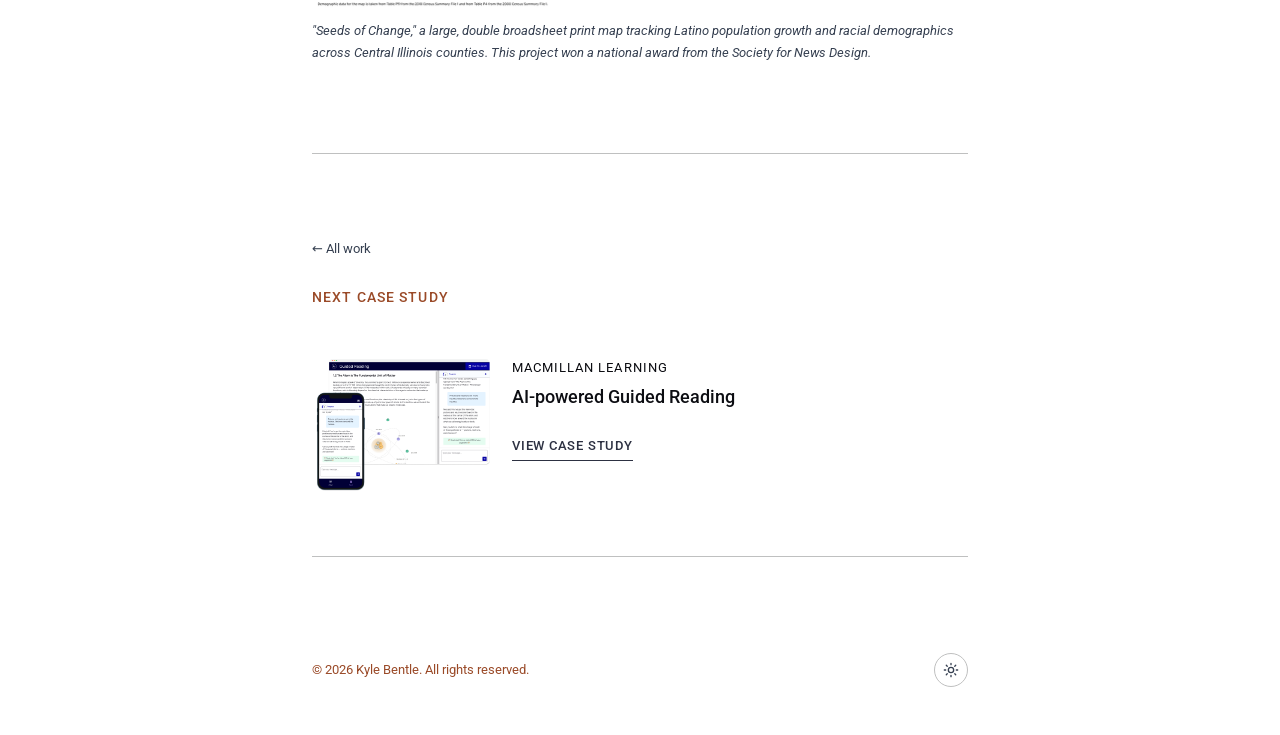
<file: case-studies/journalism/index.html>
<!DOCTYPE html>
<html lang="en">
<head>
  <!-- Google tag (gtag.js) -->
  <script async src="https://www.googletagmanager.com/gtag/js?id=G-E7SZZ36WZQ"></script>
  <script>
    window.dataLayer = window.dataLayer || [];
    function gtag(){dataLayer.push(arguments);}
    gtag('js', new Date());

    gtag('config', 'G-E7SZZ36WZQ');
  </script>
  <meta charset="UTF-8" />
  <script>
    // Applies a saved dark/light choice before the page paints, so there's no flash of the wrong color
    (function () {
      var t = localStorage.getItem('theme');
      if (t) document.documentElement.setAttribute('data-theme', t);
    })();
  </script>
  <meta name="viewport" content="width=device-width, initial-scale=1.0" />
  <meta name="description" content="Ten years in data journalism and how that experience formed the UX designer Kyle Bentle is today." />
  <meta name="robots" content="noindex" />
  <title>Formative Journalism Experience / Kyle Bentle</title>
  <link rel="preconnect" href="https://fonts.googleapis.com">
  <link rel="preconnect" href="https://fonts.gstatic.com" crossorigin>
  <link href="https://fonts.googleapis.com/css2?family=Bree+Serif&family=Roboto:ital,wght@0,400;0,500;0,700;1,400&display=swap" rel="stylesheet">
  <link rel="stylesheet" href="../../css/style.css" />
  <link rel="icon" type="image/png" href="/favicon-96x96.png" sizes="96x96" />
  <link rel="icon" type="image/svg+xml" href="/favicon.svg" />
  <link rel="shortcut icon" href="/favicon.ico" />
  <link rel="apple-touch-icon" sizes="180x180" href="/apple-touch-icon.png" />
  <link rel="manifest" href="/site.webmanifest" />
  <style>
    .cs-full-bleed-pair {
      display: flex;
      width: 100%;
      margin: 2rem 0;
      padding: 2rem 20px;
      gap: 20px;
      box-sizing: border-box;
      background-color: #0c0d12;
    }
    .cs-full-bleed-pair__figure {
      flex: 1;
      min-width: 0;
      margin: 0;
    }
    .cs-full-bleed-pair__img {
      width: 100%;
      height: 500px;
      object-fit: cover;
      display: block;
      border-radius: 4px;
    }
    .cs-full-bleed-pair__caption {
      padding: 0.5rem 1.5rem 0;
      color: #ffffff;
    }
    /* Stack vertically on small screens */
    @media (max-width: 640px) {
      .cs-full-bleed-pair { flex-direction: column; }
      .cs-full-bleed-pair__img { height: 300px; }
    }

</style>
</head>
<body>
  <a href="#main-content" class="skip-link">Skip to main content</a>

  <!-- NAV -->
  <nav class="nav">
    <a href="/" class="nav__brand">Kyle Bentle</a>
    <ul class="nav__links">
      <li><a href="/" class="nav__link">Home</a></li>
      <li><a href="/case-studies/" class="nav__link nav__link--active">Case Studies</a></li>
      <li><a href="/resume.html" class="nav__link">Resume</a></li>
    </ul>
  </nav>

  <!-- MAIN CONTENT -->
  <main class="cs-page" id="main-content">

    <!-- HERO BAND -->
    <div class="cs-hero-band cs-hero-band--dark">
      <div class="cs-wide-wrap">
        <div class="hero">
          <h1 class="hero__title">Formative Journalism Experience</h1>
          <p class="hero__body">Ten years as a data visualization journalist. <br>Florida Times-Union → Chicago Tribune → UX. </p>
        </div>
      </div>

    </div>

    <!-- NARROW CONTENT -->
    <div class="page-wrap">

      <!-- INTRO -->
      <div class="section">
        <p class="cs-body">I came to UX later, spending a decade working as a journalist. During that time I wore a lot of hats: Graphic artist, data analyst, data visualizer, reporter, copyeditor. All under the constant deadline pressure that comes with a 24/7 news cycle. That background still shapes how I approach design work.</p>
      </div>

      <!-- SECTION 1: THE CAREER -->
      <div class="section">
        <h2 class="section__label">The Career</h2>
        <h3 class="cs-sub-heading">From the newsroom to the screen</h3>
        <p class="cs-body">I graduated from Ball State University with a degree in journalism graphics, a program that spanned both journalism and graphic design. So along with the reporting and writing classes, I also had color theory, typography, and early web design.</p>
        <p class="cs-body">My first job out of college was as a graphic artist at the Florida Times-Union in Jacksonville. I was making maps and charts, doing magazine cover illustrations, art directing photo shoots, and producing some interactives in Flash.</p>
        <figure class="cs-figure">
          <img src="images/journalism-right-whale.png" alt="Right Whales Return to the First Coast — Florida Times-Union broadsheet infographic combining maps, illustrations, and data" class="cs-figure__img" />
          <figcaption class="cs-caption">Right whale migration infographic for the Florida Times-Union — A large broadsheet-scale print piece combining maps, illustrations, and data</figcaption>
        </figure>
        <p class="cs-body">From there I moved to Chicago to join the Chicago Tribune as a data visualization journalist. The work got more specialized and more technical. This is where I leaned into code, teaching myself front end design, how to do deeper data analysis using tools like GIS systems, and building complex interactive visualizations using JavaScript libraries like D3.</p>
        <p class="cs-body">The work I was doing at the Tribune was all about how a reader would interpret and possibly act on the information I was showing them. Once I decided it was time to exit the journalism industry, I realized I had been practicing a form of user experience design the entire time.</p>
        <figure class="cs-figure">
          <img src="images/journalism-election.png" alt="Interactive Chicago mayoral election results map on the Chicago Tribune website, showing vote margin by precinct" class="cs-figure__img" />
          <figcaption class="cs-caption">Interactive results map for the 2019 Chicago mayoral runoff — switchable views let readers explore margin, vote totals, and turnout by precinct.</figcaption>
        </figure>
      </div>

    </div><!-- /page-wrap -->

    <!-- FULL-BLEED PAIR: food + gacy side by side -->
    <div class="cs-full-bleed-pair">
      <figure class="cs-full-bleed-pair__figure">
        <img src="images/journalism-food.png" alt="Chinatown: The Essential Guide — Chicago Tribune multimedia food feature" class="cs-full-bleed-pair__img" />
        <figcaption class="cs-caption cs-full-bleed-pair__caption">"Chinatown: The Essential Guide" — a Tribune project where reporters ate at every Chinese restaurant in the neighborhood to find the best</figcaption>
      </figure>
      <figure class="cs-full-bleed-pair__figure">
        <img src="images/journalism-gacy.png" alt="Chicago Tribune feature story on the 40th anniversary of John Wayne Gacy's arrest, with archival photography" class="cs-full-bleed-pair__img" />
        <figcaption class="cs-caption cs-full-bleed-pair__caption">40th anniversary feature on John Wayne Gacy's arrest — longform narrative reporting paired with archival photography</figcaption>
      </figure>
    </div>

    <div class="page-wrap">

      <!-- SECTION 2: WHAT JOURNALISM BUILT -->
      <div class="section">
        <h2 class="section__label">Skills</h2>
        <h3 class="cs-sub-heading">The instincts that carried over</h3>

        <p class="cs-body"><strong>The raw numbers aren't the story.</strong> In data visualization journalism, the numbers are raw material, not the deliverable. I spent years working with election results, crime statistics, economic data, and public health numbers, and the job wasn't to show all of it. It was to find the one thing the reader needed to understand, show it and get out of the way. That discipline runs directly into data-heavy UX work. The question is never "What data can we show?" It's "What is the key thing this person need to know right now?"</p>

        <p class="cs-body"><strong>Storytelling matters.</strong> Every story I wrote or graphic I produced was an argument for why someone should care about something. That's the same as presenting design to a skeptical stakeholder. You're not describing what you did, you're making the case for why it's right and why they should care.</p>

        <p class="cs-body"><strong>A decade of hard deadlines.</strong> A 24/7 newsroom measures time in minutes, not sprints. I did that for ten years. What it instilled wasn't a tolerance for cutting corners, it was the ability to move fast without losing the quality. Under pressure, I don't freeze, I don't spiral. I work.</p>

        <p class="cs-body"><strong>Lead with what matters.</strong> In journalism, you put the most important thing first because you can't assume you'll have the reader's attention for long. That instinct runs through my design work. When I'm approaching a problem, I'm always asking, what is the single most important thing the user needs to accomplish right now, before I lose them?</p>

        <p class="cs-body"><strong>Skeptical of the brief.</strong> Journalists don't build stories on press releases. The release tells you what someone wants you to say, the story comes from what you find when you push past it. In product design, that reflex applies to requirements. Those describe a solution someone has already decided on. The more interesting question is usually a level up. What problem are we actually trying to solve, and is this the right answer to it?</p>

                <figure class="cs-figure">
          <img src="images/journalism-seeds-of-change.png" alt="Seeds of Change — large-format data visualization mapping demographic shifts and Latino population growth across Central Illinois counties" class="cs-figure__img" />
          <figcaption class="cs-caption">"Seeds of Change," a large, double broadsheet print map tracking Latino population growth and racial demographics across Central Illinois counties. This project won a national award from the Society for News Design.</figcaption>
        </figure>
      </div>

      <!-- NEXT CASE STUDY -->
      <div class="section cs-next">
        <a href="/case-studies/" class="cs-next__back-link">← All work</a>
        <h2 class="section__label">Next Case Study</h2>
        <article class="case-study-card">
          <div class="case-study-card__image">
            <img src="../guided-reading/images/guided-reading-thumb.png" alt="Guided Reading case study thumbnail" class="case-study-card__thumb" />
          </div>
          <div class="case-study-card__body">
            <p class="case-study-card__label">Macmillan Learning</p>
            <h3 class="case-study-card__title"><a href="/case-studies/guided-reading/">AI-powered Guided Reading</a></h3>
            <a href="/case-studies/guided-reading/" class="cta-link" aria-label="View Guided Reading case study">View case study</a>
          </div>
        </article>
      </div>

    </div><!-- /page-wrap -->
  </main>

  <!-- FOOTER -->
  <footer class="page-wrap">
    <div class="footer">
      <p class="footer__text">© 2026 Kyle Bentle. All rights reserved.</p>
      <button type="button" class="theme-toggle" aria-pressed="false" aria-label="Toggle dark mode" title="Toggle dark mode">
        <svg class="theme-toggle__icon theme-toggle__icon--sun" xmlns="http://www.w3.org/2000/svg" viewBox="0 0 24 24" fill="none" stroke="currentColor" stroke-width="2" stroke-linecap="round" stroke-linejoin="round" aria-hidden="true"><circle cx="12" cy="12" r="4"/><path d="M12 2v2M12 20v2M4.93 4.93l1.41 1.41M17.66 17.66l1.41 1.41M2 12h2M20 12h2M6.34 17.66l-1.41 1.41M19.07 4.93l-1.41 1.41"/></svg>
        <svg class="theme-toggle__icon theme-toggle__icon--moon" xmlns="http://www.w3.org/2000/svg" viewBox="0 0 24 24" fill="none" stroke="currentColor" stroke-width="2" stroke-linecap="round" stroke-linejoin="round" aria-hidden="true"><path d="M21 12.79A9 9 0 1 1 11.21 3 7 7 0 0 0 21 12.79Z"/></svg>
      </button>
    </div>
  </footer>

  <script src="/js/theme.js"></script>
</body>
</html>
</file>
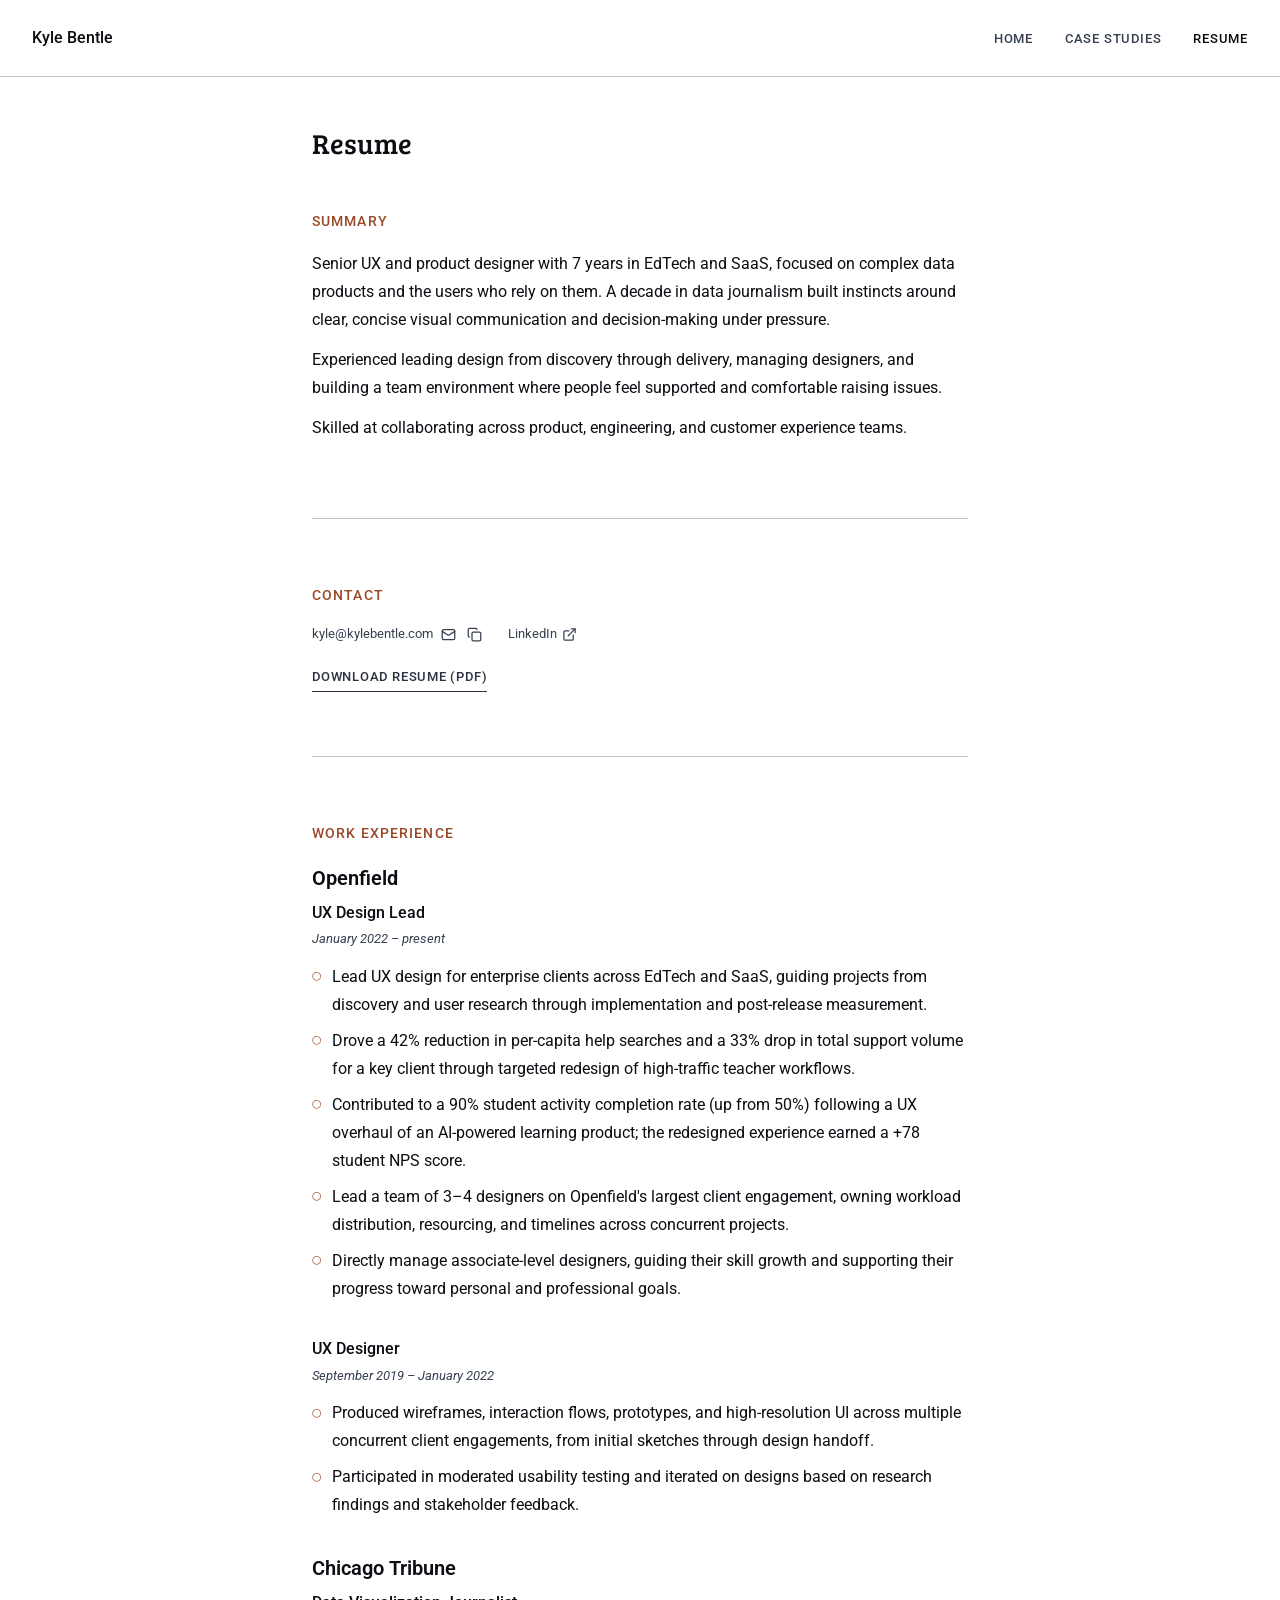
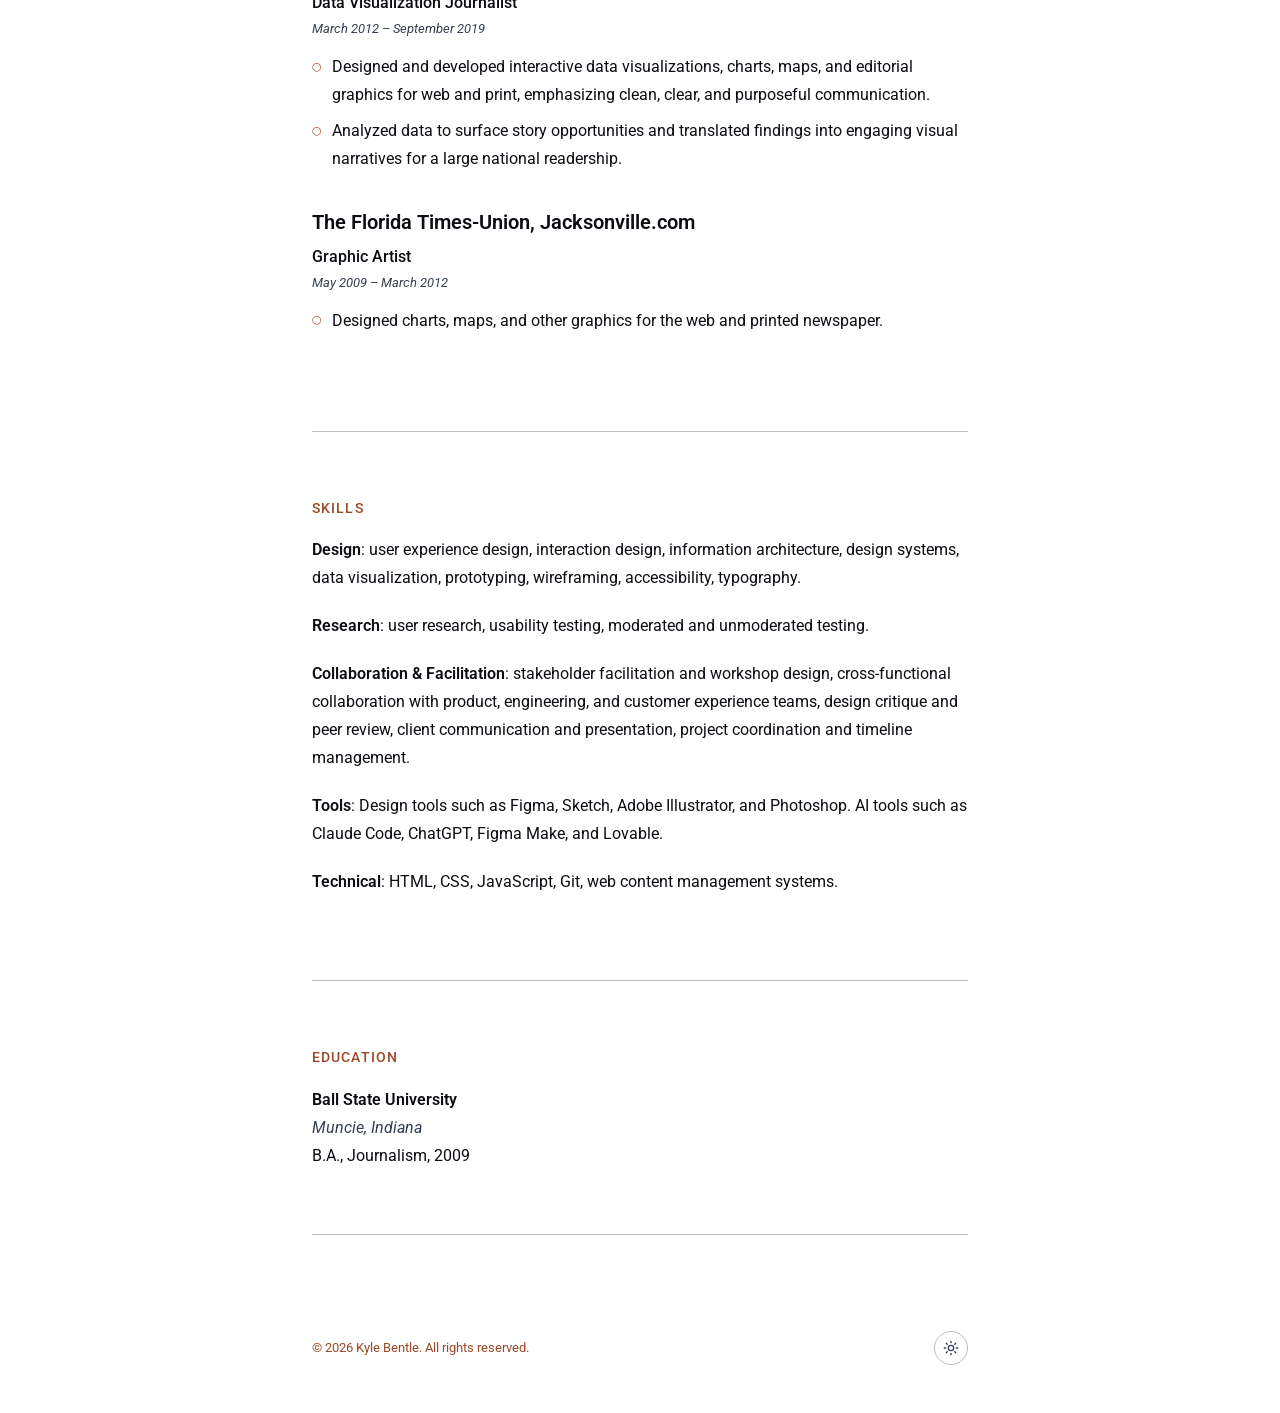
<file: resume.html>
<!DOCTYPE html>
<html lang="en">
<head>
  <!-- Google tag (gtag.js) -->
  <script async src="https://www.googletagmanager.com/gtag/js?id=G-E7SZZ36WZQ"></script>
  <script>
    window.dataLayer = window.dataLayer || [];
    function gtag(){dataLayer.push(arguments);}
    gtag('js', new Date());

    gtag('config', 'G-E7SZZ36WZQ');
  </script>
  <meta charset="UTF-8" />
  <script>
    // Applies a saved dark/light choice before the page paints, so there's no flash of the wrong color
    (function () {
      var t = localStorage.getItem('theme');
      if (t) document.documentElement.setAttribute('data-theme', t);
    })();
  </script>
  <meta name="viewport" content="width=device-width, initial-scale=1.0" />
  <meta name="description" content="Resume for Kyle Bentle, UX and product designer with 7+ years of experience." />
  <title>Resume / Kyle Bentle</title>
  <link rel="preconnect" href="https://fonts.googleapis.com">
  <link rel="preconnect" href="https://fonts.gstatic.com" crossorigin>
  <link href="https://fonts.googleapis.com/css2?family=Bree+Serif&family=Roboto:ital,wght@0,400;0,500;0,700;1,400&display=swap" rel="stylesheet">
  <link rel="stylesheet" href="css/style.css" />
  <link rel="icon" type="image/png" href="/favicon-96x96.png" sizes="96x96" />
  <link rel="icon" type="image/svg+xml" href="/favicon.svg" />
  <link rel="shortcut icon" href="/favicon.ico" />
  <link rel="apple-touch-icon" sizes="180x180" href="/apple-touch-icon.png" />
  <link rel="manifest" href="/site.webmanifest" />
</head>
<body>
  <a href="#main-content" class="skip-link">Skip to main content</a>

  <!-- NAV -->
  <nav class="nav">
    <a href="/" class="nav__brand">Kyle Bentle</a>
    <ul class="nav__links">
      <li><a href="/" class="nav__link">Home</a></li>
      <li><a href="/case-studies/" class="nav__link">Case Studies</a></li>
      <li><a href="/resume.html" class="nav__link nav__link--active">Resume</a></li>
    </ul>
  </nav>

  <!-- MAIN CONTENT -->
  <main class="page-wrap" id="main-content">

    <h1 class="hero__title" style="padding-top: 3rem;">Resume</h1>

    <!-- SUMMARY -->
    <div class="section" style="margin-top: 3rem;">
      <h2 class="section__label">Summary</h2>
      <p class="resume-summary">Senior UX and product designer with 7 years in EdTech and SaaS, focused on complex data products and the users who rely on them. A decade in data journalism built instincts around clear, concise visual communication and decision-making under pressure.</p> 
      <p class="resume-summary">Experienced leading design from discovery through delivery, managing designers, and building a team environment where people feel supported and comfortable raising issues.</p> 
      <p class="resume-summary">Skilled at collaborating across product, engineering, and customer experience teams.</p>
    </div>

    <!-- CONTACT -->
    <div class="section">
      <h2 class="section__label">Contact</h2>
      <div class="contact-links">
        <div class="email-action">
          <span class="email-action__address">kyle@kylebentle.com</span>
          <a href="&#109;&#97;&#105;&#108;&#116;&#111;&#58;&#107;&#121;&#108;&#101;&#64;&#107;&#121;&#108;&#101;&#98;&#101;&#110;&#116;&#108;&#101;&#46;&#99;&#111;&#109;" class="email-action__btn" aria-label="Open in mail app" title="Open in mail app">
            <svg xmlns="http://www.w3.org/2000/svg" width="15" height="15" viewBox="0 0 24 24" fill="none" stroke="currentColor" stroke-width="2" stroke-linecap="round" stroke-linejoin="round" aria-hidden="true"><rect x="2" y="4" width="20" height="16" rx="2"/><path d="m22 7-8.97 5.7a1.94 1.94 0 0 1-2.06 0L2 7"/></svg>
          </a>
          <button class="email-action__btn" onclick="copyEmail(this)" aria-label="Copy email address" title="Copy email address">
            <svg xmlns="http://www.w3.org/2000/svg" width="15" height="15" viewBox="0 0 24 24" fill="none" stroke="currentColor" stroke-width="2" stroke-linecap="round" stroke-linejoin="round" aria-hidden="true"><rect width="14" height="14" x="8" y="8" rx="2" ry="2"/><path d="M4 16c-1.1 0-2-.9-2-2V4c0-1.1.9-2 2-2h10c1.1 0 2 .9 2 2"/></svg>
          </button>
        </div>
        <a href="https://www.linkedin.com/in/kyle-bentle/" class="contact-link" target="_blank" rel="noopener noreferrer" aria-label="LinkedIn profile (opens in new tab)">LinkedIn <svg xmlns="http://www.w3.org/2000/svg" width="15" height="15" viewBox="0 0 24 24" fill="none" stroke="currentColor" stroke-width="2" stroke-linecap="round" stroke-linejoin="round" aria-hidden="true"><path d="M15 3h6v6"/><path d="M10 14 21 3"/><path d="M18 13v6a2 2 0 0 1-2 2H5a2 2 0 0 1-2-2V8a2 2 0 0 1 2-2h6"/></svg></a>
      </div>
      
      <a href="/downloads/bentle-resume.pdf" class="cta-link" download>Download resume (PDF)</a>
    </div>

    <!-- WORK EXPERIENCE -->
    <div class="section">
      <h2 class="section__label">Work Experience</h2>

      <!-- Openfield: UX Design Lead -->
      <div class="job">
        <p class="job__company">Openfield</p>
        <p class="job__title">UX Design Lead</p>
        <p class="job__dates">January 2022 – present</p>
        <ul class="job__bullets">
          <li class="job__bullet">Lead UX design for enterprise clients across EdTech and SaaS, guiding projects from discovery and user research through implementation and post-release measurement.</li>
          <li class="job__bullet">Drove a 42% reduction in per-capita help searches and a 33% drop in total support volume for a key client through targeted redesign of high-traffic teacher workflows.</li>
          <li class="job__bullet">Contributed to a 90% student activity completion rate (up from 50%) following a UX overhaul of an AI-powered learning product; the redesigned experience earned a +78 student NPS score.</li>
          <li class="job__bullet">Lead a team of 3–4 designers on Openfield's largest client engagement, owning workload distribution, resourcing, and timelines across concurrent projects.</li>
          <li class="job__bullet">Directly manage associate-level designers, guiding their skill growth and supporting their progress toward personal and professional goals.</li>
        </ul>
      </div>

      <!-- Openfield: UX Designer -->
      <div class="job">
        <p class="job__title">UX Designer</p>
        <p class="job__dates">September 2019 – January 2022</p>
        <ul class="job__bullets">
          <li class="job__bullet">Produced wireframes, interaction flows, prototypes, and high-resolution UI across multiple concurrent client engagements, from initial sketches through design handoff.</li>
          <li class="job__bullet">Participated in moderated usability testing and iterated on designs based on research findings and stakeholder feedback.</li>
        </ul>
      </div>

      <!-- Chicago Tribune -->
      <div class="job">
        <p class="job__company">Chicago Tribune</p>
        <p class="job__title">Data Visualization Journalist</p>
        <p class="job__dates">March 2012 – September 2019</p>
        <ul class="job__bullets">
          <li class="job__bullet">Designed and developed interactive data visualizations, charts, maps, and editorial graphics for web and print, emphasizing clean, clear, and purposeful communication.</li>
          <li class="job__bullet">Analyzed data to surface story opportunities and translated findings into engaging visual narratives for a large national readership.</li>
        </ul>
      </div>

      <!-- Florida Times-Union -->
      <div class="job">
        <p class="job__company">The Florida Times-Union, Jacksonville.com</p>
        <p class="job__title">Graphic Artist</p>
        <p class="job__dates">May 2009 – March 2012</p>
        <ul class="job__bullets">
          <li class="job__bullet">Designed charts, maps, and other graphics for the web and printed newspaper.</li>
        </ul>
      </div>

    </div>

    <!-- SKILLS -->
    <div class="section">
      <h2 class="section__label">Skills</h2>

      <div class="skill-group">
        <p class="skill-group__body">
          <strong>Design</strong>: user experience design, interaction design, information architecture, design systems, data visualization, prototyping, wireframing, accessibility, typography.
        </p>
      </div>

      <div class="skill-group">
        <p class="skill-group__body">
          <strong>Research</strong>: user research, usability testing, moderated and unmoderated testing.
        </p>
      </div>

      <div class="skill-group">
        <p class="skill-group__body">
          <strong>Collaboration &amp; Facilitation</strong>: stakeholder facilitation and workshop design, cross-functional collaboration with product, engineering, and customer experience teams, design critique and peer review, client communication and presentation, project coordination and timeline management.
        </p>
      </div>

      <div class="skill-group">
        <p class="skill-group__body">
          <strong>Tools</strong>: Design tools such as Figma, Sketch, Adobe Illustrator, and Photoshop. AI tools such as Claude Code, ChatGPT, Figma Make, and Lovable.
        </p>
      </div>

      <div class="skill-group">
        <p class="skill-group__body">
          <strong>Technical</strong>: HTML, CSS, JavaScript, Git, web content management systems.
        </p>
      </div>

    </div>

    <!-- EDUCATION -->
    <div class="section">
      <h2 class="section__label">Education</h2>

      <div class="education-entry">
        <p class="education-entry__school">Ball State University</p>
        <p class="education-entry__location">Muncie, Indiana</p>
        <p class="education-entry__degree">B.A., Journalism, 2009</p>
      </div>

    </div>

  </main>

  <!-- FOOTER -->
  <footer class="page-wrap">
    <div class="footer">
      <p class="footer__text">© 2026 Kyle Bentle. All rights reserved.</p>
      <button type="button" class="theme-toggle" aria-pressed="false" aria-label="Toggle dark mode" title="Toggle dark mode">
        <svg class="theme-toggle__icon theme-toggle__icon--sun" xmlns="http://www.w3.org/2000/svg" viewBox="0 0 24 24" fill="none" stroke="currentColor" stroke-width="2" stroke-linecap="round" stroke-linejoin="round" aria-hidden="true"><circle cx="12" cy="12" r="4"/><path d="M12 2v2M12 20v2M4.93 4.93l1.41 1.41M17.66 17.66l1.41 1.41M2 12h2M20 12h2M6.34 17.66l-1.41 1.41M19.07 4.93l-1.41 1.41"/></svg>
        <svg class="theme-toggle__icon theme-toggle__icon--moon" xmlns="http://www.w3.org/2000/svg" viewBox="0 0 24 24" fill="none" stroke="currentColor" stroke-width="2" stroke-linecap="round" stroke-linejoin="round" aria-hidden="true"><path d="M21 12.79A9 9 0 1 1 11.21 3 7 7 0 0 0 21 12.79Z"/></svg>
      </button>
    </div>
  </footer>

  <script>
    function copyEmail(btn) {
      navigator.clipboard.writeText('kyle@kylebentle.com').then(function () {
        var prev = btn.innerHTML;
        btn.innerHTML = '<svg xmlns="http://www.w3.org/2000/svg" width="15" height="15" viewBox="0 0 24 24" fill="none" stroke="currentColor" stroke-width="2" stroke-linecap="round" stroke-linejoin="round" aria-hidden="true"><path d="M20 6 9 17l-5-5"/></svg>';
        setTimeout(function () { btn.innerHTML = prev; }, 2000);
      });
    }
  </script>
  <script src="/js/theme.js"></script>
</body>
</html>
</file>
<file: css/style.css>
/* ============================================================
   BASE RESET & ROOT
   ============================================================ */

/* Remove default browser spacing and make sizing predictable */
*, *::before, *::after {
  margin: 0;
  padding: 0;
  box-sizing: border-box;
}

/* Root variables — change these to restyle the whole site */
:root {
  --color-bg:           #ffffff;
  --color-text:         #0c0d12;
  --color-muted:        #364051;
  --color-faint:        #9a4a28;
  --color-border:       #bfc0c0;
  --color-accent:       #2d3142;
  /* Fixed dark background for the hero bands and homepage nav — stays this
     value in both light and dark mode, so those sections don't change */
  --color-surface-dark: #0c0d12;
  /* White text for use on dark (--color-surface-dark) backgrounds */
  --color-on-dark:      #ffffff;
  --color-on-dark-dim:  rgba(255, 255, 255, 0.75);
  --color-on-dark-faint: rgba(255, 255, 255, 0.6);

  --font-display:    'Bree Serif', serif;
  --font-base:       'Roboto', system-ui, sans-serif;

  --size-body:       16px;
  --size-small:      13px;

  --max-width:       720px;
  --spacing-section: 4rem;
}

body {
  font-family: var(--font-base);
  background-color: var(--color-bg);
  color: var(--color-text);
  font-size: var(--size-body);
  line-height: 1.75;
}


/* ============================================================
   DARK MODE
   Two ways in: automatically, if the visitor's system is set to
   dark (and they haven't chosen a theme here); or explicitly, via
   the toggle switch in the footer, which sets data-theme on <html>
   and overrides the system setting either way.
   All values below are checked to meet WCAG AA contrast (4.5:1
   for text) against the dark background.
   ============================================================ */

@media (prefers-color-scheme: dark) {
  :root:not([data-theme="light"]) {
    --color-bg:      #17181c;
    --color-text:    #f2f3f5;
    --color-muted:   #a8b0bd;
    --color-faint:   #eda07d;
    --color-border:  #3a3d45;
    --color-accent:  #b8bfe0;
  }
}

:root[data-theme="dark"] {
  --color-bg:      #17181c;
  --color-text:    #f2f3f5;
  --color-muted:   #a8b0bd;
  --color-faint:   #eda07d;
  --color-border:  #3a3d45;
  --color-accent:  #b8bfe0;
}


/* ============================================================
   PAGE WRAPPER
   Centers content and adds horizontal padding
   ============================================================ */

.page-wrap {
  max-width: var(--max-width);
  margin: 0 auto;
  padding: 0 2rem;
}


/* ============================================================
   SKIP LINK
   Collapsed to a 1×1px invisible point until a keyboard user
   tabs to it — then expands at the top of the page
   ============================================================ */

.skip-link {
  position: absolute;
  top: 0;
  left: 0;
  clip: rect(0 0 0 0);
  clip-path: inset(50%);
  height: 1px;
  width: 1px;
  overflow: hidden;
  white-space: nowrap;
  padding: 0.75rem 1.5rem;
  background: var(--color-surface-dark);
  color: var(--color-on-dark);
  font-size: var(--size-small);
  font-weight: 500;
  text-decoration: none;
  z-index: 200;
}

.skip-link:focus {
  clip: auto;
  clip-path: none;
  height: auto;
  width: auto;
  overflow: visible;
  white-space: normal;
}


/* ============================================================
   FOCUS STYLES
   Custom keyboard focus ring for links and buttons.
   :focus-visible only fires for keyboard navigation, not mouse clicks.
   ============================================================ */

a:focus-visible,
button:focus-visible {
  outline: 2px solid var(--color-accent);
  outline-offset: 3px;
  border-radius: 2px;
}


/* Homepage nav sits on a dark background — use a light ring instead */
.page-home .nav a:focus-visible {
  outline-color: var(--color-on-dark);
}


/* ============================================================
   NAV  (block: nav)
   ============================================================ */

.nav {
  padding: 1.5rem 2rem;
  display: flex;
  align-items: center;
  justify-content: space-between;
  border-bottom: 0.5px solid var(--color-border);
}

/* Your name / site logo on the left */
.nav__brand {
  font-size: var(--size-body);
  font-weight: 500;
  color: var(--color-text);
  text-decoration: none;
}

/* The group of navigation links on the right */
.nav__links {
  display: flex;
  gap: 2rem;
  list-style: none;
}

/* Individual nav link */
.nav__link {
  font-size: var(--size-small);
  font-weight: 500;
  text-transform: uppercase;
  letter-spacing: 0.06em;
  color: var(--color-muted);
  text-decoration: none;
  transition: color 0.15s ease;
}

.nav__link:hover {
  color: var(--color-text);
}

/* Modifier: highlights the link for the current page */
.nav__link--active {
  color: var(--color-text);
}

/* On the homepage, nav floats over the hero so it doesn't push the hero down */
.page-home .nav {
  position: absolute;   /* lifts it out of the document flow */
  top: 0;
  left: 0;
  width: 100%;
  z-index: 10;          /* keeps it on top of the hero, which paints over it otherwise */
  background-color: var(--color-surface-dark);
  border-bottom: none;
}

/* Nav text needs to be light on the dark homepage hero */
.page-home .nav__brand,
.page-home .nav__link--active {
  color: var(--color-on-dark);
}

.page-home .nav__link {
  color: var(--color-on-dark-faint); /* slightly dimmed for inactive links */
}

.page-home .nav__link:hover {
  color: var(--color-on-dark);
}

/* On small screens, stack the nav links below the brand */
@media (max-width: 480px) {
  .nav {
    flex-direction: column;
    align-items: flex-start;
    gap: 1rem;
  }

  .nav__links {
    gap: 1.25rem;
  }
}


/* ============================================================
   HERO  (block: hero)
   The intro section at the top of a page
   ============================================================ */

.hero {
  padding: var(--spacing-section) 0 2rem;
}

.hero__title {
  font-family: var(--font-display);
  font-size: 28px;
  font-weight: 400;   /* Bree Serif only has one weight — 400 is correct */
  line-height: 1.3;
  margin-bottom: 1rem;
  color: var(--color-text);
}

.hero__body {
  color: var(--color-text);
}

/* Bold text inside the hero body stays dark for emphasis */
.hero__body strong {
  color: var(--color-text);
  font-weight: 500;
}


/* ============================================================
   HOME HERO  (block: home-hero)
   Full-viewport hero used only on the homepage
   ============================================================ */

/* The full-bleed container — fills the screen and centers everything */
.home-hero {
  position: relative;          /* lets the scroll hint anchor to this container */
  min-height: 100vh;
  min-height: 100svh;
  display: flex;
  align-items: center;
  justify-content: center;
  background-color: var(--color-surface-dark);
  padding: 4rem 2rem;
  text-align: center;
}

/* Scroll hint — pinned to the bottom center of the hero */
.scroll-hint {
  position: absolute;
  bottom: 2rem;
  left: 50%;
  transform: translateX(-50%);  /* centers it horizontally regardless of its width */
}

/* The circle */
.scroll-hint__circle {
  width: 40px;
  height: 40px;
  border: 1.5px solid var(--color-faint);
  border-radius: 50%;
  display: flex;
  align-items: center;
  justify-content: center;
}

/* The chevron — drawn with two CSS borders rotated 45 degrees */
.scroll-hint__chevron {
  width: 9px;
  height: 9px;
  border-right: 1.5px solid var(--color-faint);
  border-bottom: 1.5px solid var(--color-faint);
  transform: rotate(45deg) translate(-2px, -2px); /* slight nudge to visually center inside circle */
}

/* Light text inside the dark homepage hero */
.home-hero .hero__title {
  color: var(--color-on-dark);
}

.home-hero .hero__body {
  color: var(--color-on-dark-dim);   /* slightly dimmed for the lede text */
}

.home-hero .hero__body strong {
  color: var(--color-on-dark);
}

/* Case study hero uses dark text on a light background */
.cs-hero-band .hero {
  text-align: center;
}

/* Inner wrapper keeps the text from getting too wide on large screens.
   Also lays the text and photo out side by side on wider screens. */
.home-hero__inner {
  max-width: 860px; /* a bit wider than --max-width to leave room for the photo */
  display: flex;
  align-items: center;
  justify-content: space-between;
  gap: 3rem;
  text-align: left; /* overrides the centered text inherited from .home-hero */
}

.home-hero__text {
  max-width: var(--max-width);
}

.home-hero__photo {
  width: 200px;
  height: 200px;
  border-radius: 50%; /* circle, cropped to fill */
  object-fit: cover;
  flex-shrink: 0; /* keeps the photo from getting squeezed by the text */
}

/* Below 700px there isn't enough room for text + photo side by side —
   stack the photo under the text and re-center everything */
@media (max-width: 700px) {
  .home-hero__inner {
    flex-direction: column;
    text-align: center;
  }
}

/* Larger title inside the home hero only — doesn't affect other pages */
.home-hero .hero__title {
  font-size: 60px;
  line-height: 1.1;
  margin-bottom: 1.25rem;
}

@media (max-width: 480px) {
  .home-hero .hero__title {
    font-size: 36px;
  }
}


/* ============================================================
   SECTION  (block: section)
   A content section separated by a top border
   ============================================================ */

.section {
  margin-top: var(--spacing-section);
  /* padding-top: 2rem; */
  padding-bottom: var(--spacing-section);
  border-bottom: 0.5px solid var(--color-border);
}

/* Small all-caps label above a section, e.g. "My Work" */
.section__label {
  font-size: 14px;
  font-weight: 500;
  text-transform: uppercase;
  letter-spacing: 0.08em;
  color: var(--color-faint);
  margin-bottom: 1rem;
}

.section__body {
  color: var(--color-text);
}

.section__body strong {
  color: var(--color-text);
  font-weight: 500;
}

/* Summary paragraph(s) at the top of the resume page */
.resume-summary {
  color: var(--color-text);
  margin-bottom: 0.75rem; /* small gap between summary paragraphs; harmless on the last one */
}


/* ============================================================
   EMAIL ACTION  (block: email-action)
   Email address with mailto and copy-to-clipboard icon buttons
   ============================================================ */

.email-action {
  display: flex;
  align-items: center;
  gap: 0.4rem;
}

.email-action__address {
  font-size: var(--size-small);
  color: var(--color-muted);
}

/* Shared styles for both the mailto link and the copy button */
.email-action__btn {
  display: flex;
  align-items: center;
  justify-content: center;
  background: none;
  border: none;
  padding: 2px;
  cursor: pointer;
  color: var(--color-muted);
  transition: color 0.15s ease;
  line-height: 1;
  text-decoration: none;   /* overrides default link underline */
}

.email-action__btn:hover {
  color: var(--color-text);
}

/* Tooltip on the copy button only — targets <button> to avoid applying to the mailto <a> */
button.email-action__btn {
  position: relative;
}

button.email-action__btn::after {
  content: 'Copy to clipboard';
  position: absolute;
  bottom: calc(100% + 6px);  /* sits just above the button */
  left: 50%;
  transform: translateX(-50%);  /* centers it over the button regardless of its width */
  background: var(--color-text);
  color: var(--color-bg);
  font-size: 11px;
  white-space: nowrap;
  padding: 4px 8px;
  border-radius: 4px;
  pointer-events: none;  /* tooltip doesn't interfere with mouse events */
  opacity: 0;
  transition: opacity 0.15s ease;
}

button.email-action__btn:hover::after {
  opacity: 1;
}


/* ============================================================
   CONTACT LINKS
   Row of inline links (LinkedIn, Email, etc.)
   ============================================================ */

/* Adds breathing room between the resume link and the Contact Me label */
.contact-label {
  margin-top: 2rem;
}

.contact-links {
  display: flex;
  gap: 1.5rem;
  margin-top: 1rem;
}

.contact-link {
  display: inline-flex;
  align-items: center;
  gap: 0.3rem;
  font-size: var(--size-small);
  color: var(--color-muted);
  text-decoration: none;
  transition: color 0.15s ease;
}

.contact-link:hover {
  color: var(--color-text);
}


/* ============================================================
   CTA LINK  (block: cta-link)
   A standalone text link used as a call-to-action
   ============================================================ */

.cta-link {
  display: inline-block;
  margin-top: 1.25rem;
  font-size: var(--size-small);
  font-weight: 500;
  text-transform: uppercase;
  letter-spacing: 0.06em;
  color: var(--color-accent);
  text-decoration: none;
  border-bottom: 1px solid var(--color-accent);
  padding-bottom: 2px;
  transition: opacity 0.15s ease;
}

.cta-link:hover {
  opacity: 0.5;
}


/* ============================================================
   SECONDARY BUTTON  (block: btn, modifier: --secondary)
   An outlined button — more visual weight than a cta-link,
   but not a solid/filled "primary" button.
   ============================================================ */

.btn--secondary {
  display: inline-block;
  margin-top: 1.25rem;
  padding: 0.7rem 1.5rem;
  font-size: var(--size-small);
  font-weight: 500;
  text-transform: uppercase;
  letter-spacing: 0.06em;
  color: var(--color-accent);
  text-decoration: none;
  border: 1.5px solid var(--color-accent);
  border-radius: 4px;
  transition: background-color 0.15s ease, color 0.15s ease;
}

.btn--secondary:hover {
  background-color: var(--color-accent);
  /* Uses the page background as the hover text color, not a fixed white —
     --color-accent flips to a light tone in dark mode, so white text would
     stop being readable against it there */
  color: var(--color-bg);
}


/* ============================================================
   PAGE FOOTER  (block: footer)
   ============================================================ */

.footer {
  margin-top: var(--spacing-section);
  padding: 2rem 0 3rem;
  /* border-top: 0.5px solid var(--color-border); */
  display: flex;
  align-items: center;
  justify-content: space-between;
  gap: 1rem;
}

.footer__text {
  font-size: var(--size-small);
  color: var(--color-faint);
}


/* ============================================================
   THEME TOGGLE  (block: theme-toggle)
   Dark/light switch in the footer. Shows a sun icon in light mode,
   a moon icon in dark mode — driven by aria-pressed, which js/theme.js
   keeps in sync (not by the data-theme attribute directly, since that
   attribute may be unset when the page is just following the system
   setting rather than an explicit choice).
   ============================================================ */

.theme-toggle {
  display: flex;
  align-items: center;
  justify-content: center;
  flex-shrink: 0;
  width: 34px;
  height: 34px;
  border-radius: 50%;
  border: 1px solid var(--color-border);
  background: none;
  color: var(--color-muted);
  cursor: pointer;
  transition: color 0.15s ease, border-color 0.15s ease;
}

.theme-toggle:hover {
  color: var(--color-text);
  border-color: var(--color-muted);
}

.theme-toggle__icon {
  width: 16px;
  height: 16px;
}

/* Only one icon shows at a time */
.theme-toggle__icon--moon {
  display: none;
}

.theme-toggle[aria-pressed="true"] .theme-toggle__icon--sun {
  display: none;
}

.theme-toggle[aria-pressed="true"] .theme-toggle__icon--moon {
  display: block;
}


/* ============================================================
   RESUME HEADER  (block: resume-header)
   Name, email, and summary at the top of the resume page
   ============================================================ */

.resume-header {
  padding: var(--spacing-section) 0 2rem;
}

.resume-header__name {
  font-size: 28px;
  font-weight: 500;
  line-height: 1.2;
  margin-bottom: 0.25rem;
}

.resume-header__email {
  font-size: var(--size-small);
  color: var(--color-muted);
  text-decoration: none;
}

.resume-header__email:hover {
  color: var(--color-text);
}

.resume-header__summary {
  margin-top: 1.25rem;
  color: var(--color-text);
  font-style: italic;
}


/* ============================================================
   JOB  (block: job)
   A single job entry — company, title, dates, bullet points
   ============================================================ */

.job {
  margin-bottom: 2rem;
}

/* Company name */
.job__company {
  font-size: 20px;
  font-weight: 600;
  margin-bottom: 0.15rem;
}

/* Job title on its own line */
.job__title {
  font-weight: 500;
  margin-bottom: 0.1rem;
}

/* Small inline note showing a promotion, e.g. "(promoted from UX Designer)" */
.job__promotion {
  font-size: var(--size-small);
  font-weight: 400;
  font-style: italic;
  color: var(--color-faint);
}

/* Date range, e.g. "January 2022 – present" */
.job__dates {
  font-size: var(--size-small);
  font-style: italic;
  color: var(--color-muted);
  margin-bottom: 0.75rem;
}

/* The list of bullet points */
.job__bullets {
  list-style: none;
  padding: 0;
}

/* Each bullet — uses a custom circle instead of a default list marker */
.job__bullet {
  position: relative;
  padding-left: 1.25rem;
  color: var(--color-text);
  margin-bottom: 0.5rem;
}

/* The circle bullet character, placed before each item */
.job__bullet::before {
  content: "○";
  position: absolute;
  left: 0;
  color: var(--color-faint);
  font-size: 0.7em;
  top: 0.3em;
}


/* ============================================================
   SKILL GROUP  (block: skill-group)
   A paragraph of skills under a label
   ============================================================ */

.skill-group {
  margin-bottom: 1.25rem;
}

.skill-group__body {
  color: var(--color-text);
}

/* Bold lead-in text at the start of a skill paragraph */
.skill-group__body strong {
  color: var(--color-text);
  font-weight: 600;
}


/* ============================================================
   CASE STUDIES INTRO  (block: case-studies-intro)
   Heading and framing text at the top of the Work listing page
   ============================================================ */

.case-studies-intro {
  padding: var(--spacing-section) 0 0;
}

.case-studies-intro__title {
  font-family: var(--font-display);
  font-size: 28px;
  font-weight: 400;
  line-height: 1.3;
  margin-bottom: 0.75rem;
}

.case-studies-intro__body {
  color: var(--color-text);
  max-width: 560px;   /* keeps the line length comfortable — long lines are harder to read */
}


/* ============================================================
   CASE STUDY CARD  (block: case-study-card)
   Used on the Work listing page — one card per case study
   ============================================================ */

.case-study-card {
  margin-top: 3rem;
  padding-bottom: 3rem;
  /* padding-top: 2rem; */
  border-bottom: 0.5px solid var(--color-border);
  display: flex;          /* image and text sit side by side */
  gap: 2rem;
  align-items: flex-start;
}

/* Thumbnail image inside the card — shows the full image, scales with the column */
.case-study-card__thumb {
  width: 100%;
  height: auto;           /* height follows the image's natural proportions */
  object-fit: contain;    /* never crops — shows the whole image */
  display: block;
  border-radius: 4px;
}

/* Image column — fixed width so it doesn't shrink or grow */
.case-study-card__image {
  flex: 0 0 45%;          /* fixed at 45% width, won't grow or shrink */
  border-radius: 4px;
}

/* Text column: label, title, description, and link */
.case-study-card__body {
  flex: 1;                /* fills remaining space */
}

/* Small label above the title, e.g. the client name */
.case-study-card__label {
  font-size: var(--size-small);
  text-transform: uppercase;
  letter-spacing: 0.08em;
  color: var(--color-faint);
  margin-bottom: 0.5rem;
}

.case-study-card__title {
  font-size: 22px;
  font-weight: 500;
  line-height: 1.3;
  margin-bottom: 0.75rem;
}

/* Title links: match the heading color and only underline on hover */
.case-study-card__title a {
  color: inherit;
  text-decoration: none;
}

.case-study-card__title a:hover {
  text-decoration: underline;
}

.case-study-card__desc {
  color: var(--color-text);
}

/* On mobile, stack image above text */
@media (max-width: 480px) {
  .case-study-card {
    flex-direction: column;
  }

  .case-study-card__image {
    flex: none;           /* remove the fixed width so it can go full-width */
    width: 100%;
  }
}

/* Next Case Study teaser at the bottom of a case study page —
   reuses .case-study-card but it's a single, smaller card, so no divider below it */
.cs-next .case-study-card {
  border-bottom: none;
  padding-bottom: 0;
  gap: 1.25rem;
}

/* Smaller thumbnail than the full-size listing-page cards */
.cs-next .case-study-card__image {
  flex: 0 0 30%;
  max-width: 180px;
}

.cs-next .case-study-card__title {
  font-size: 18px;
  margin-bottom: 0.4rem;
}

.cs-next .case-study-card__label {
  margin-bottom: 0.3rem;
  color: var(--color-text); /* darker than the default faint label — reads distinct from the "Next Case Study" eyebrow above it */
}

@media (max-width: 480px) {
  .cs-next .case-study-card__image {
    max-width: 160px;
    margin: 0 auto;
  }
}

/* Small "All work" link that sits above the "Next Case Study" label */
.cs-next__back-link {
  display: inline-block;
  font-size: var(--size-small);
  color: var(--color-muted);
  text-decoration: none;
  margin-bottom: 1.5rem;
}

.cs-next__back-link:hover {
  color: var(--color-text);
}


/* ============================================================
   CASE STUDY PAGE  (block: cs-*)
   Styles used inside an individual case study page
   ============================================================ */

/* Process step — text on the left, image on the right */
.cs-process-step {
  display: flex;
  flex-direction: row-reverse;
  gap: 2rem;
  align-items: flex-start;
  margin-top: 1rem;
}

/* Process figure — holds the image + caption, takes the 40% column */
.cs-process-figure {
  flex: 0 0 40%;
  width: 40%;
  margin: 0; /* reset browser default figure margin */
}

/* Process image — fills its figure container */
.cs-process-img {
  width: 100%;
  height: auto;     /* lets each image display at its own natural height */
  display: block;
  border-radius: 4px;
}

/* Text column — fills the remaining space */
.cs-process-text {
  flex: 1;
}

/* On mobile, stack image above text */
@media (max-width: 480px) {
  .cs-process-step {
    flex-direction: column;
  }

  .cs-process-figure {
    flex: none;
    width: 100%;
  }
}

/* Hero image — scales to full width at its natural aspect ratio, no cropping */
.cs-hero-img {
  width: 100%;
  height: auto;
  display: block;   /* removes the small gap browsers add below inline images */
}

/* Reusable placeholder box for where product images will go */
.cs-image-placeholder {
  width: 100%;
  aspect-ratio: 16 / 9;
  background-color: var(--color-border);
  border-radius: 4px;
  margin: 1.5rem 0;
  display: flex;
  align-items: center;
  justify-content: center;
}

/* The hero image at the top of a case study is taller */
.cs-image-placeholder--hero {
  aspect-ratio: 2 / 1;
  margin: 0 0 2rem;
}

/* Small faint text inside every placeholder box */
.placeholder-label {
  font-size: var(--size-small);
  color: var(--color-faint);
  text-transform: uppercase;
  letter-spacing: 0.06em;
}

/* Project metadata row: Role, Status, Client */
.cs-meta {
  display: flex;
  flex-wrap: wrap;         /* wraps on small screens */
  gap: 2rem;
  padding: 1.5rem 0;
  border-top: 0.5px solid var(--color-border);
  border-bottom: 0.5px solid var(--color-border);
  margin-bottom: 0.5rem;
}

.cs-meta__item {
  display: flex;
  flex-direction: column;
  gap: 0.3rem;
}

.cs-meta__label {
  font-size: var(--size-small);
  text-transform: uppercase;
  letter-spacing: 0.08em;
  color: var(--color-faint);
}

.cs-meta__value {
  font-size: var(--size-small);
  color: var(--color-text);
}

/* Grid of big impact numbers */
.cs-stat-grid {
  display: grid;
  grid-template-columns: 1fr 1fr;
  gap: 1.5rem 2rem;
  margin-top: 1.5rem;
}

/* The big number itself */
.cs-stat__number {
  font-size: 36px;
  font-weight: 600;
  line-height: 1;
  margin-bottom: 0.4rem;
}

/* Description below the number */
.cs-stat__label {
  font-size: var(--size-small);
  color: var(--color-muted);
  line-height: 1.5;
}

/* Extra space above a section label when it follows body content —
   applies in multi-project pages (e.g. Achieve) where labels appear mid-section */
.cs-body + .section__label {
  margin-top: 3rem;
}

/* Sub-headings within the Process section */
.cs-sub-heading {
  font-family: var(--font-display);
  font-size: 24px;
  font-weight: 400;
  margin-top: 2rem;
  margin-bottom: 0.25rem;
  color: var(--color-text);
}

/* Extra space before a sub-heading when it follows content —
   targets every step except the first, which follows the section label */
.cs-body + .cs-sub-heading,
.cs-image-placeholder + .cs-sub-heading,
.cs-process-step + .cs-sub-heading {
  margin-top: 4rem;
}

/* Two process images side by side, full-width, text below */
.cs-process-pair__images {
  display: flex;
  gap: 1rem;
  margin-top: 1rem;
  margin-bottom: 1.5rem;
}

/* Each figure takes equal space; min-width: 0 prevents overflow in flex */
.cs-process-pair__images .cs-figure {
  flex: 1;
  min-width: 0;
  margin: 0;
}

@media (max-width: 480px) {
  .cs-process-pair__images {
    flex-direction: column;
  }
}

/* Figure — wraps a full-width image and its caption */
.cs-figure {
  margin: 1.5rem 0;
}

/* Full-width image inside a figure */
.cs-figure__img {
  width: 100%;
  height: auto;
  display: block;
  border-radius: 4px;
}

/* Caption below a figure image */
.cs-caption {
  font-size: var(--size-small);
  color: var(--color-muted);
  font-style: italic;
  margin-top: 0.5rem;
}

/* Body paragraphs throughout the case study */
.cs-body {
  color: var(--color-text);
  margin-top: 0.75rem;
}

/* Bullet lists inside case study sections */
.cs-list {
  color: var(--color-text);
  margin-top: 0.5rem;
  padding-left: 1.25rem;  /* indent the bullets */
  line-height: 1.7;
}

/* Hero band at the top of a case study page.
   Default: light background — title text sits above the full-width hero image. */
.cs-hero-band {
  background-color: var(--color-bg);
  display: flex;
  flex-direction: column;   /* stacks the title above the image */
  padding: 0 2rem 2rem;
}

.cs-hero-band .hero__title {
  font-size: 46px;
}

/* Dark variant — for pages without a hero image where visual impact matters more.
   Matches the homepage hero; text flips to light colors. */
.cs-hero-band--dark {
  background-color: var(--color-surface-dark);
  padding: 4rem 2rem;
}
.cs-hero-band--dark .hero__title {
  color: var(--color-on-dark);
}
.cs-hero-band--dark .hero__body {
  color: var(--color-on-dark-dim);
}

/* Wide wrapper — used for the hero area of a case study page.
   Spans up to 80% of the screen, wider than the standard content column. */
.cs-wide-wrap {
  max-width: 960px;
  margin: 0 auto;
  padding: 0 2rem;
}

@media (max-width: 480px) {
  .cs-hero-band .hero__title {
    font-size: 28px;
  }
}

/* On case study pages, give sections more breathing room between them */
.cs-page .section {
  margin-top: 5rem;    /* ~80px at standard font sizes */
}

/* Reflection block — visually distinct from the rest of the case study */
.cs-reflection {
  margin-top: 5rem;
  background-color: var(--color-border);
  border-radius: 8px;
  padding: 2rem 2rem 2.5rem;
}

/* On small screens, collapse the stat grid to a single column */
@media (max-width: 480px) {
  .cs-stat-grid {
    grid-template-columns: 1fr;
  }
}


/* ============================================================
   EDUCATION ENTRY  (block: education-entry)
   School, location, and degree
   ============================================================ */

.education-entry__school {
  font-weight: 600;
}

.education-entry__location {
  font-style: italic;
  color: var(--color-muted);
}

.education-entry__degree {
  color: var(--color-text);
}


/* ============================================================
   PLACEHOLDER THUMBNAIL  (utility: placeholder-thumb)
   Gray box shown in experiment cards until a real screenshot
   is added. To swap in a real image: replace the
   <div class="placeholder-thumb"> with an
   <img class="case-study-card__thumb" src="..." alt="...">
   ============================================================ */

.placeholder-thumb {
  display: block;
  width: 100%;
  aspect-ratio: 16 / 9;     /* matches the proportions of case study thumbnails */
  background-color: var(--color-border);
  border-radius: 4px;
}


/* ============================================================
   ERROR LINKS  (block: error-links)
   The "Back to Home" / "View my work" links on 404.html
   ============================================================ */

.error-links {
  padding: var(--spacing-section) 0;
  display: flex;
  flex-direction: column;
  align-items: center;
  gap: 0.75rem;
  text-align: center;
}
</file>
